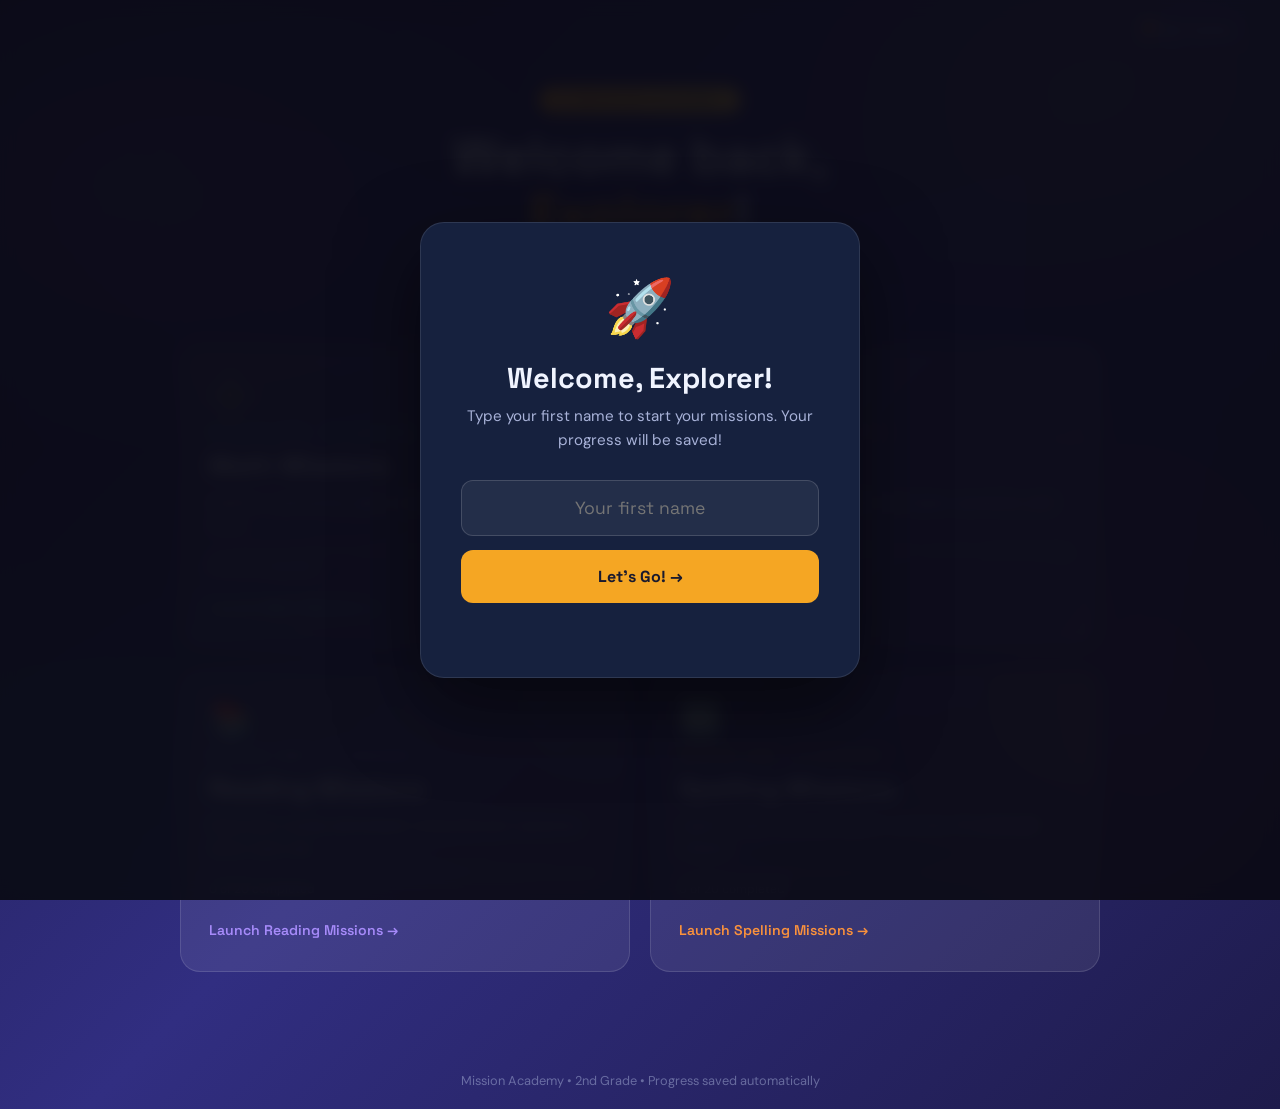
<file: index.html>
<!DOCTYPE html>
<html lang="en">
<head>
<meta charset="UTF-8">
<meta name="viewport" content="width=device-width, initial-scale=1.0">
<title>Mission Academy — 2nd Grade</title>
<link rel="preconnect" href="https://fonts.googleapis.com">
<link href="https://fonts.googleapis.com/css2?family=Space+Grotesk:wght@400;600;700&family=DM+Sans:wght@400;500&display=swap" rel="stylesheet">
<style>
  :root {
    --ink:#1a1a2e; --panel:#16213e; --gold:#f5a623; --mint:#4ecdc4;
    --rose:#e84393; --violet:#a78bfa; --orange:#fb923c;
    --white:#f0f4ff; --soft:#a8b2d8; --success:#56cf8a; --radius:14px;
  }
  *{box-sizing:border-box;margin:0;padding:0;}
  body{background:linear-gradient(135deg,#1e1b4b 0%,#312e81 50%,#1e1b4b 100%);color:var(--white);font-family:'DM Sans',sans-serif;min-height:100vh;overflow-x:hidden;}
  body::before{
    content:'';position:fixed;inset:0;pointer-events:none;z-index:0;
    background:
      radial-gradient(ellipse 600px 400px at 10% 20%,rgba(167,139,250,0.18) 0%,transparent 70%),
      radial-gradient(ellipse 500px 350px at 85% 10%,rgba(251,191,36,0.12) 0%,transparent 70%),
      radial-gradient(ellipse 400px 500px at 90% 80%,rgba(244,114,182,0.15) 0%,transparent 70%),
      radial-gradient(ellipse 600px 300px at 5% 85%,rgba(52,211,153,0.12) 0%,transparent 70%),
      radial-gradient(ellipse 300px 300px at 50% 50%,rgba(56,189,248,0.08) 0%,transparent 70%);
  }

  /* Name gate */
  .name-gate{position:fixed;inset:0;background:rgba(10,10,20,0.92);backdrop-filter:blur(8px);z-index:200;display:flex;align-items:center;justify-content:center;padding:20px;}
  .name-gate.hidden{display:none;}
  .name-box{background:var(--panel);border:1px solid rgba(255,255,255,0.1);border-radius:24px;padding:48px 40px;max-width:440px;width:100%;text-align:center;box-shadow:0 30px 80px rgba(0,0,0,0.5);}
  .name-rocket{font-size:3.5rem;margin-bottom:16px;}
  .name-box h2{font-family:'Space Grotesk',sans-serif;font-size:1.8rem;font-weight:700;margin-bottom:8px;}
  .name-box p{color:var(--soft);margin-bottom:28px;font-size:0.95rem;line-height:1.6;}
  .name-input{width:100%;background:rgba(255,255,255,0.06);border:1.5px solid rgba(255,255,255,0.15);border-radius:12px;padding:16px;color:var(--white);font-family:'Space Grotesk',sans-serif;font-size:1.1rem;text-align:center;outline:none;margin-bottom:14px;transition:border-color 0.15s;}
  .name-input:focus{border-color:var(--gold);}
  .name-btn{width:100%;background:var(--gold);color:var(--ink);border:none;border-radius:12px;padding:16px;font-family:'Space Grotesk',sans-serif;font-weight:700;font-size:1rem;cursor:pointer;}
  .name-error{color:#ff6b6b;font-size:0.85rem;margin-top:8px;min-height:18px;}

  /* Top links */
  .top-links{position:relative;z-index:1;display:flex;justify-content:flex-end;gap:10px;padding:12px 28px 0;}
  .top-link{padding:8px 16px;border-radius:100px;border:1px solid rgba(255,255,255,0.1);color:var(--soft);font-family:'Space Grotesk',sans-serif;font-size:0.8rem;font-weight:600;text-decoration:none;transition:all 0.2s;}
  .top-link:hover{color:var(--white);border-color:rgba(255,255,255,0.25);}

  /* Header */
  header{position:relative;z-index:1;text-align:center;padding:40px 20px 28px;}
  .logo-badge{display:inline-block;background:linear-gradient(135deg,var(--gold),#f7c948);color:var(--ink);font-family:'Space Grotesk',sans-serif;font-weight:700;font-size:11px;letter-spacing:3px;text-transform:uppercase;padding:6px 18px;border-radius:100px;margin-bottom:16px;}
  h1{font-family:'Space Grotesk',sans-serif;font-size:clamp(2rem,5vw,3.2rem);font-weight:700;line-height:1.1;margin-bottom:8px;}
  h1 span{color:var(--gold);}
  .tagline{color:var(--soft);font-size:1rem;}
  .change-name-btn{background:none;border:none;color:var(--soft);font-size:0.78rem;cursor:pointer;text-decoration:underline;margin-top:10px;font-family:'DM Sans',sans-serif;}
  .change-name-btn:hover{color:var(--white);}

  /* Grid */
  main{position:relative;z-index:1;max-width:960px;margin:0 auto;padding:20px 20px 80px;display:grid;grid-template-columns:1fr 1fr;gap:20px;}
  @media(max-width:620px){main{grid-template-columns:1fr;}}

  /* Cards */
  .mission-card{background:rgba(255,255,255,0.08);border:1.5px solid rgba(255,255,255,0.12);border-radius:20px;padding:32px 28px;display:flex;flex-direction:column;gap:12px;text-decoration:none;color:inherit;transition:transform 0.2s,box-shadow 0.2s;position:relative;overflow:hidden;}
  .mission-card::before{content:'';position:absolute;top:-50px;right:-50px;width:160px;height:160px;border-radius:50%;opacity:0.06;}
  .mission-card.math::before{background:var(--mint);}
  .mission-card.ela::before{background:var(--rose);}
  .mission-card.reading::before{background:var(--violet);}
  .mission-card.spelling::before{background:var(--orange);}
  .mission-card:hover{transform:translateY(-4px);box-shadow:0 20px 60px rgba(0,0,0,0.3);background:rgba(255,255,255,0.13);}
  .card-icon{font-size:2.2rem;line-height:1;}
  .card-label{font-family:'Space Grotesk',sans-serif;font-size:10px;font-weight:600;letter-spacing:2.5px;text-transform:uppercase;}
  .math .card-label{color:var(--mint);}
  .ela .card-label{color:var(--rose);}
  .reading .card-label{color:var(--violet);}
  .spelling .card-label{color:var(--orange);}
  .card-title{font-family:'Space Grotesk',sans-serif;font-size:1.6rem;font-weight:700;line-height:1.1;}
  .card-desc{color:var(--soft);font-size:0.88rem;line-height:1.6;}
  .card-progress{width:100%;}
  .card-progress-bar{height:5px;background:rgba(255,255,255,0.08);border-radius:100px;overflow:hidden;margin-bottom:5px;}
  .card-progress-fill{height:100%;border-radius:100px;transition:width 0.4s;}
  .math .card-progress-fill{background:var(--mint);}
  .ela .card-progress-fill{background:var(--rose);}
  .reading .card-progress-fill{background:var(--violet);}
  .spelling .card-progress-fill{background:var(--orange);}
  .card-progress-label{font-size:0.75rem;color:var(--soft);}
  .card-cta{margin-top:auto;padding-top:12px;font-family:'Space Grotesk',sans-serif;font-weight:600;font-size:0.88rem;}
  .math .card-cta{color:var(--mint);}
  .ela .card-cta{color:var(--rose);}
  .reading .card-cta{color:var(--violet);}
  .spelling .card-cta{color:var(--orange);}

  footer{position:relative;z-index:1;text-align:center;padding:20px;color:var(--soft);font-size:0.8rem;opacity:0.5;}
</style>
</head>
<body>

<div class="name-gate" id="nameGate">
  <div class="name-box">
    <div class="name-rocket">🚀</div>
    <h2>Welcome, Explorer!</h2>
    <p>Type your first name to start your missions. Your progress will be saved!</p>
    <input class="name-input" id="nameInput" type="text" placeholder="Your first name" maxlength="30" autocomplete="off">
    <button class="name-btn" onclick="submitName()">Let's Go! →</button>
    <div class="name-error" id="nameError"></div>
  </div>
</div>

<div class="top-links">
  <a href="trophies.html" class="top-link">🏆 My Trophies</a>
</div>

<header>
  <div class="logo-badge">🚀 Mission Academy</div>
  <h1>Welcome back,<br><span id="welcomeName">Explorer</span>!</h1>
  <p class="tagline">You've got this! Choose your mission and let's go! 🚀</p>
  <div><button class="change-name-btn" onclick="changeName()">Switch explorer</button></div>
</header>

<div class="leaderboard" id="leaderboard"></div>

<main>
  <a href="math.html" class="mission-card math">
    <div class="card-icon">➕</div>
    <div class="card-label">Mission Zone · 30 missions</div>
    <div class="card-title">Math Missions</div>
    <p class="card-desc">Addition, subtraction, place value, comparing numbers, and more.</p>
    <div class="card-progress">
      <div class="card-progress-bar"><div class="card-progress-fill" id="mathFill" style="width:0%"></div></div>
      <div class="card-progress-label" id="mathLabel">0 of 30 completed</div>
    </div>
    <div class="card-cta">Launch Math Missions →</div>
  </a>

  <a href="ela.html" class="mission-card ela">
    <div class="card-icon">📖</div>
    <div class="card-label">Mission Zone · 60 missions</div>
    <div class="card-title">ELA Missions</div>
    <p class="card-desc">Nouns, verbs, adjectives, sentence types, synonyms, and more.</p>
    <div class="card-progress">
      <div class="card-progress-bar"><div class="card-progress-fill" id="elaFill" style="width:0%"></div></div>
      <div class="card-progress-label" id="elaLabel">0 of 60 completed</div>
    </div>
    <div class="card-cta">Launch ELA Missions →</div>
  </a>

  <a href="reading.html" class="mission-card reading">
    <div class="card-icon">📚</div>
    <div class="card-label">Mission Zone · 20 passages</div>
    <div class="card-title">Reading Missions</div>
    <p class="card-desc">Read short stories and answer comprehension questions about each one.</p>
    <div class="card-progress">
      <div class="card-progress-bar"><div class="card-progress-fill" id="readFill" style="width:0%"></div></div>
      <div class="card-progress-label" id="readLabel">0 of 20 completed</div>
    </div>
    <div class="card-cta">Launch Reading Missions →</div>
  </a>

  <a href="spelling.html" class="mission-card spelling">
    <div class="card-icon">🔤</div>
    <div class="card-label">Mission Zone · 20 missions</div>
    <div class="card-title">Spelling Missions</div>
    <p class="card-desc">Listen to each word and spell it correctly. 10 words per mission!</p>
    <div class="card-progress">
      <div class="card-progress-bar"><div class="card-progress-fill" id="spellFill" style="width:0%"></div></div>
      <div class="card-progress-label" id="spellLabel">0 of 20 completed</div>
    </div>
    <div class="card-cta">Launch Spelling Missions →</div>
  </a>
</main>

<footer>Mission Academy &bull; 2nd Grade &bull; Progress saved automatically</footer>

<script src="config.js"></script>
<script src="engine.js"></script>
<script src="teacher-panel.js"></script>
<script>
const ME=window.MissionEngine;

function submitName(){
  const val=document.getElementById('nameInput').value.trim();
  if(val.length<1){document.getElementById('nameError').textContent='Please type your name!';return;}
  ME.setStudentName(val);
  document.getElementById('nameGate').classList.add('hidden');
  updatePage();
  renderLeaderboard();
}

function renderLeaderboard() {
  const lb = document.getElementById('leaderboard');
  const all = ME.getAllStudentProgress();
  const names = Object.keys(all);
  if (names.length < 2) { lb.innerHTML = ''; return; }

  // Score = total missions done across all zones
  const scored = names.map(n => {
    const d = all[n];
    function done(p, t) { let c=0; for(let i=1;i<=t;i++) if(p[`best_${i}`]!=null) c++; return c; }
    const total = done(d.math||{},30) + done(d.ela||{},60) + done(d.reading||{},20) + done(d.spelling||{},20);
    const perfs = [20,20,5,10];
    let perf=0;
    ['math','ela','reading','spelling'].forEach((s,si)=>{
      const p=d[s]||{}, t=[30,60,20,20][si];
      for(let i=1;i<=t;i++) if(p[`best_${i}`]===perfs[si]) perf++;
    });
    return { name: n.replace(/_/g,' '), total, perf };
  }).sort((a,b)=>b.total-a.total||b.perf-a.perf).slice(0,6);

  const medals = ['🥇','🥈','🥉'];
  const cards = scored.map((s,i)=>`
    <div class="lb-card rank-${i+1}">
      <div class="lb-rank">${medals[i]||`#${i+1}`}</div>
      <div class="lb-info">
        <div class="lb-name">${s.name}</div>
        <div class="lb-score">${s.total} missions · ${s.perf} perfect</div>
      </div>
    </div>`).join('');

  lb.innerHTML = `
    <div class="leaderboard-title">🏆 Class Leaderboard</div>
    <div class="leaderboard-grid">${cards}</div>
  `;
}
function changeName(){
  document.getElementById('nameInput').value=''; document.getElementById('nameError').textContent='';
  document.getElementById('nameGate').classList.remove('hidden');
  document.getElementById('nameInput').focus();
}
document.getElementById('nameInput').addEventListener('keydown',e=>{if(e.key==='Enter')submitName();});

function countDone(subject,total){
  const p=ME.getProgress(subject); let n=0;
  for(let i=1;i<=total;i++) if(p[`best_${i}`]!=null) n++;
  return n;
}

function updatePage(){
  const name=ME.getStudentName();
  if(!name){document.getElementById('nameGate').classList.remove('hidden');return;}
  document.getElementById('welcomeName').textContent=name;

  const mathDone=countDone('math',30);
  document.getElementById('mathFill').style.width=`${(mathDone/30)*100}%`;
  document.getElementById('mathLabel').textContent=`${mathDone} of 30 completed`;

  const elaDone=countDone('ela',60);
  document.getElementById('elaFill').style.width=`${(elaDone/60)*100}%`;
  document.getElementById('elaLabel').textContent=`${elaDone} of 60 completed`;

  const readDone=countDone('reading',20);
  document.getElementById('readFill').style.width=`${(readDone/20)*100}%`;
  document.getElementById('readLabel').textContent=`${readDone} of 20 completed`;

  const spellDone=countDone('spelling',20);
  document.getElementById('spellFill').style.width=`${(spellDone/20)*100}%`;
  document.getElementById('spellLabel').textContent=`${spellDone} of 20 completed`;
}

// Init
updatePage();
renderLeaderboard();
</script>
</body>
</html>
</file>
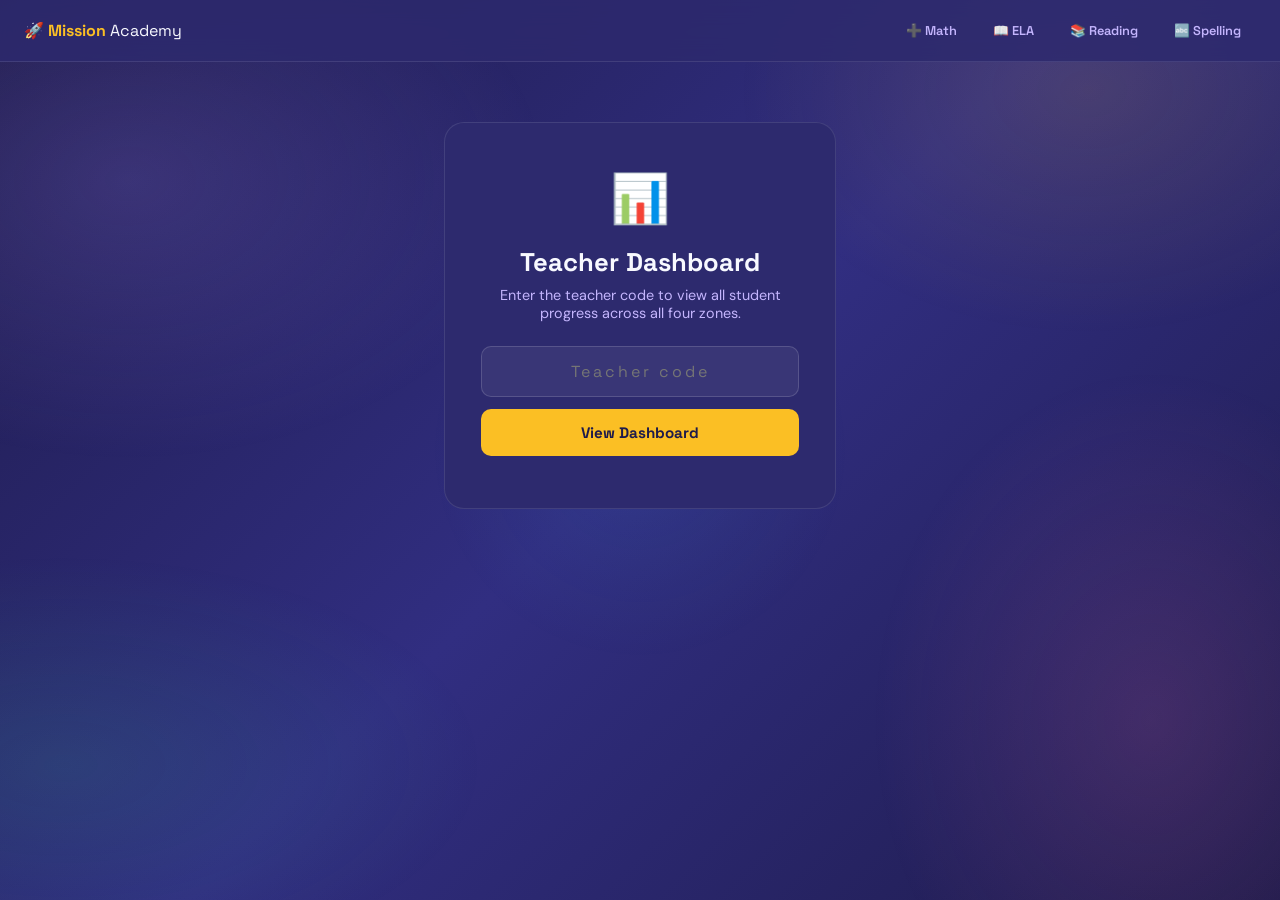
<file: dashboard.html>
<!DOCTYPE html>
<html lang="en">
<head>
<meta charset="UTF-8">
<meta name="viewport" content="width=device-width, initial-scale=1.0">
<title>Teacher Dashboard — Mission Academy</title>
<link rel="stylesheet" href="styles.css">
<style>
  .dash-header{position:relative;z-index:1;padding:48px 28px 20px;max-width:1200px;margin:0 auto;}
  .dash-title{font-family:'Space Grotesk',sans-serif;font-size:clamp(1.8rem,4vw,2.6rem);font-weight:700;margin-bottom:6px;}
  .dash-sub{color:var(--soft);font-size:0.9rem;}

  /* Gate */
  .dash-gate{position:relative;z-index:1;max-width:440px;margin:60px auto;padding:0 24px;}
  .dash-gate-box{background:var(--panel);border:1px solid rgba(255,255,255,0.1);border-radius:20px;padding:44px 36px;text-align:center;}
  .dash-gate-icon{font-size:3rem;margin-bottom:16px;}
  .dash-gate-box h2{font-family:'Space Grotesk',sans-serif;font-size:1.6rem;font-weight:700;margin-bottom:8px;}
  .dash-gate-box p{color:var(--soft);margin-bottom:24px;font-size:0.9rem;}
  .dash-gate-input{width:100%;background:rgba(255,255,255,0.06);border:1.5px solid rgba(255,255,255,0.15);border-radius:10px;padding:14px;color:var(--white);font-family:'Space Grotesk',sans-serif;font-size:1rem;text-align:center;letter-spacing:3px;outline:none;margin-bottom:12px;}
  .dash-gate-input:focus{border-color:var(--gold);}
  .dash-gate-btn{width:100%;background:var(--gold);color:var(--ink);border:none;border-radius:10px;padding:14px;font-family:'Space Grotesk',sans-serif;font-weight:700;font-size:0.95rem;cursor:pointer;}
  .dash-gate-error{color:var(--danger);font-size:0.85rem;margin-top:8px;}

  /* Content */
  .dash-content{position:relative;z-index:1;max-width:1200px;margin:0 auto;padding:0 28px 80px;}
  .dash-content.hidden{display:none;}

  /* Zone tabs */
  .zone-tabs{display:flex;gap:8px;flex-wrap:wrap;margin-bottom:24px;}
  .zone-tab{padding:8px 18px;border-radius:100px;border:1px solid rgba(255,255,255,0.12);background:transparent;color:var(--soft);font-family:'Space Grotesk',sans-serif;font-size:0.82rem;font-weight:600;cursor:pointer;transition:all 0.15s;}
  .zone-tab:hover{color:var(--white);border-color:rgba(255,255,255,0.3);}
  .zone-tab.active{background:var(--gold);color:var(--ink);border-color:var(--gold);}

  /* Student tabs */
  .student-tabs{display:flex;gap:8px;flex-wrap:wrap;margin-bottom:24px;}
  .student-tab{padding:7px 16px;border-radius:100px;border:1px solid rgba(255,255,255,0.1);background:transparent;color:var(--soft);font-family:'Space Grotesk',sans-serif;font-size:0.82rem;font-weight:600;cursor:pointer;transition:all 0.15s;}
  .student-tab:hover{color:var(--white);}
  .student-tab.active{background:rgba(255,255,255,0.1);color:var(--white);border-color:rgba(255,255,255,0.3);}
  .no-students{color:var(--soft);font-size:0.95rem;padding:40px 0;}

  /* Summary row */
  .summary-row{display:grid;grid-template-columns:repeat(auto-fill,minmax(130px,1fr));gap:12px;margin-bottom:28px;}
  .summary-card{background:var(--panel);border:1px solid rgba(255,255,255,0.07);border-radius:14px;padding:16px;}
  .summary-val{font-family:'Space Grotesk',sans-serif;font-size:1.8rem;font-weight:700;color:var(--gold);}
  .summary-lbl{color:var(--soft);font-size:0.75rem;margin-top:4px;}
  .summary-card.alert{border-color:rgba(255,107,107,0.3);}
  .summary-card.alert .summary-val{color:var(--danger);}

  /* Class overview table */
  .class-table{width:100%;border-collapse:collapse;margin-bottom:40px;}
  .class-table th{font-family:'Space Grotesk',sans-serif;font-size:0.72rem;font-weight:600;letter-spacing:1px;text-transform:uppercase;color:var(--dim);padding:8px 12px;text-align:left;border-bottom:1px solid rgba(255,255,255,0.07);white-space:nowrap;}
  .class-table td{padding:8px 12px;border-bottom:1px solid rgba(255,255,255,0.04);font-size:0.88rem;color:var(--soft);}
  .class-table td:first-child{color:var(--white);font-weight:600;}
  .class-table tr:hover td{background:rgba(255,255,255,0.02);}

  /* Subject blocks */
  .subject-block{margin-bottom:36px;}
  .subject-block-title{font-family:'Space Grotesk',sans-serif;font-size:0.72rem;font-weight:600;letter-spacing:2px;text-transform:uppercase;color:var(--dim);margin-bottom:12px;display:flex;align-items:center;gap:12px;}
  .subject-block-title::after{content:'';flex:1;height:1px;background:rgba(255,255,255,0.07);}

  /* Mission table */
  .mission-table{width:100%;border-collapse:collapse;}
  .mission-table th{font-family:'Space Grotesk',sans-serif;font-size:0.72rem;font-weight:600;letter-spacing:1px;text-transform:uppercase;color:var(--dim);padding:7px 10px;text-align:left;border-bottom:1px solid rgba(255,255,255,0.07);}
  .mission-table td{padding:7px 10px;border-bottom:1px solid rgba(255,255,255,0.04);font-size:0.86rem;color:var(--soft);}
  .mission-table td:first-child{color:var(--white);font-weight:500;}

  /* Score chips */
  .score-chip{display:inline-block;padding:2px 9px;border-radius:100px;font-family:'Space Grotesk',sans-serif;font-size:0.74rem;font-weight:700;}
  .score-chip.perfect{background:rgba(245,166,35,0.2);color:var(--gold);}
  .score-chip.good{background:rgba(86,207,138,0.15);color:var(--success);}
  .score-chip.ok{background:rgba(78,205,196,0.15);color:var(--mint);}
  .score-chip.low{background:rgba(255,107,107,0.2);color:var(--danger);}
  .score-chip.none{background:rgba(255,255,255,0.05);color:var(--dim);}
  .needs-review{color:var(--danger);font-size:0.72rem;font-weight:700;margin-left:4px;}

  /* Toolbar */
  .dash-toolbar{display:flex;gap:10px;flex-wrap:wrap;margin-bottom:20px;align-items:center;}
  .print-btn{background:rgba(255,255,255,0.07);border:1px solid rgba(255,255,255,0.15);border-radius:10px;padding:9px 18px;color:var(--white);font-family:'Space Grotesk',sans-serif;font-weight:600;font-size:0.82rem;cursor:pointer;transition:background 0.15s;}
  .print-btn:hover{background:rgba(255,255,255,0.12);}
  .view-toggle{display:flex;gap:6px;}
  .view-btn{background:rgba(255,255,255,0.05);border:1px solid rgba(255,255,255,0.1);border-radius:8px;padding:8px 14px;color:var(--soft);font-family:'Space Grotesk',sans-serif;font-size:0.8rem;font-weight:600;cursor:pointer;transition:all 0.15s;}
  .view-btn.active{background:rgba(255,255,255,0.12);color:var(--white);border-color:rgba(255,255,255,0.25);}

  @media print {
    body{background:#fff!important;color:#000!important;}
    body::before{display:none;}
    .top-nav,.dash-gate,.print-btn,.student-tabs,.zone-tabs,.dash-toolbar,.view-toggle{display:none!important;}
    .mission-table td,.mission-table th,.class-table td,.class-table th{color:#000!important;border-color:#ddd!important;}
    .summary-card{border:1px solid #ddd!important;background:#f9f9f9!important;}
    .summary-val,.summary-lbl{color:#333!important;}
    .score-chip{border:1px solid #ccc;}
  }
</style>
</head>
<body>

<nav class="top-nav">
  <a href="index.html" class="nav-logo">🚀 Mission <span>Academy</span></a>
  <div class="nav-tabs">
    <a href="math.html"    class="nav-tab">➕ Math</a>
    <a href="ela.html"     class="nav-tab">📖 ELA</a>
    <a href="reading.html" class="nav-tab">📚 Reading</a>
    <a href="spelling.html" class="nav-tab">🔤 Spelling</a>
  </div>
</nav>

<!-- Gate -->
<div id="gateSection">
  <div class="dash-gate">
    <div class="dash-gate-box">
      <div class="dash-gate-icon">📊</div>
      <h2>Teacher Dashboard</h2>
      <p>Enter the teacher code to view all student progress across all four zones.</p>
      <input class="dash-gate-input" id="gateInput" type="password" placeholder="Teacher code" maxlength="20">
      <button class="dash-gate-btn" onclick="checkGate()">View Dashboard</button>
      <div class="dash-gate-error" id="gateError"></div>
    </div>
  </div>
</div>

<!-- Dashboard -->
<div class="dash-content hidden" id="dashContent">
  <div class="dash-header">
    <div class="page-eyebrow" style="color:var(--gold)">Teacher Dashboard</div>
    <div class="dash-title">Student Progress</div>
    <p class="dash-sub">All progress stored locally in this browser session.</p>
  </div>

  <div style="position:relative;z-index:1;max-width:1200px;margin:0 auto;padding:0 28px 16px;">
    <div class="dash-toolbar">
      <button class="print-btn" onclick="window.print()">🖨️ Print Report</button>
      <div class="view-toggle">
        <button class="view-btn active" id="btnClassView" onclick="setView('class')">Class Overview</button>
        <button class="view-btn" id="btnStudentView" onclick="setView('student')">Student Detail</button>
      </div>
    </div>
    <div class="student-tabs" id="studentTabs"></div>
    <div id="noStudents" class="no-students hidden">No student data found yet. Students need to log in from this browser to appear here.</div>
  </div>

  <div class="dash-content" id="reportArea" style="padding-top:0;"></div>
</div>

<script src="config.js"></script>
<script src="engine.js"></script>
<script src="teacher-panel.js"></script>
<script>
const ME=window.MissionEngine;
let allStudents={}, currentView='class', activeStudent=null;

document.getElementById('gateInput').addEventListener('keydown',e=>{if(e.key==='Enter')checkGate();});

function checkGate(){
  const code=document.getElementById('gateInput').value.trim().toUpperCase();
  if(code===ME.TEACHER_CODE){
    document.getElementById('gateSection').classList.add('hidden');
    document.getElementById('dashContent').classList.remove('hidden');
    loadDashboard();
  } else {
    document.getElementById('gateError').textContent='Incorrect code.';
  }
}

function loadDashboard(){
  allStudents=ME.getAllStudentProgress();
  const names=Object.keys(allStudents);
  const tabsEl=document.getElementById('studentTabs');
  if(names.length===0){ document.getElementById('noStudents').classList.remove('hidden'); return; }
  tabsEl.innerHTML=names.map(n=>`<button class="student-tab" onclick="selectStudent('${n.replace(/'/g,"\\'")}',this)">${n.replace(/_/g,' ')}</button>`).join('');
  renderClassOverview();
}

function setView(v){
  currentView=v;
  document.getElementById('btnClassView').className='view-btn'+(v==='class'?' active':'');
  document.getElementById('btnStudentView').className='view-btn'+(v==='student'?' active':'');
  if(v==='class') renderClassOverview();
  else if(activeStudent) renderStudentDetail(activeStudent);
  else {
    const first=Object.keys(allStudents)[0];
    if(first){ activeStudent=first; renderStudentDetail(first); }
  }
}

function selectStudent(name,btn){
  document.querySelectorAll('.student-tab').forEach(b=>b.classList.remove('active'));
  if(btn) btn.classList.add('active');
  activeStudent=name;
  if(currentView==='student') renderStudentDetail(name);
  else { setView('student'); }
}

function chip(best,perfect){
  if(best===null) return `<span class="score-chip none">—</span>`;
  const pct=(best/perfect)*100;
  const cls=pct===100?'perfect':pct>=80?'good':pct>=60?'ok':'low';
  const flag=pct<70&&best!==null?`<span class="needs-review">⚠</span>`:'';
  return `<span class="score-chip ${cls}">${best}/${perfect}</span>${flag}`;
}

function countDone(p,total){ let n=0; for(let i=1;i<=total;i++) if(p[`best_${i}`]!=null) n++; return n; }
function avgPct(p,total,perf){ let s=0,c=0; for(let i=1;i<=total;i++) if(p[`best_${i}`]!=null){s+=p[`best_${i}`];c++;} return c?Math.round((s/c/perf)*100):0; }
function needsReviewCount(p,total,perf){ let n=0; for(let i=1;i<=total;i++){ const b=p[`best_${i}`]; if(b!=null&&(b/perf)<0.7) n++; } return n; }

// ── Class Overview ──────────────────────────────────────────────────────────
function renderClassOverview(){
  const names=Object.keys(allStudents);
  if(!names.length){ document.getElementById('reportArea').innerHTML=''; return; }

  const rows=names.map(n=>{
    const d=allStudents[n];
    const mathD=countDone(d.math||{},30), elaD=countDone(d.ela||{},60);
    const readD=countDone(d.reading||{},20), spellD=countDone(d.spelling||{},20);
    const total=mathD+elaD+readD+spellD;
    const mathA=avgPct(d.math||{},30,20), elaA=avgPct(d.ela||{},60,20);
    const readA=avgPct(d.reading||{},20,5), spellA=avgPct(d.spelling||{},20,10);
    const nr=needsReviewCount(d.math||{},30,20)+needsReviewCount(d.ela||{},60,20)+needsReviewCount(d.reading||{},20,5)+needsReviewCount(d.spelling||{},20,10);
    return `<tr>
      <td><button class="student-tab" onclick="selectStudent('${n.replace(/'/g,"\\'")}',null);setView('student')" style="border:none;background:none;color:var(--white);font-weight:600;cursor:pointer;font-family:'Space Grotesk',sans-serif;padding:0;">${n.replace(/_/g,' ')}</button></td>
      <td>${total} <span style="color:var(--dim);font-size:0.75rem;">/ 130</span></td>
      <td>${mathD}/30 <span style="color:var(--soft);font-size:0.75rem;">(${mathA}%)</span></td>
      <td>${elaD}/60 <span style="color:var(--soft);font-size:0.75rem;">(${elaA}%)</span></td>
      <td>${readD}/20 <span style="color:var(--soft);font-size:0.75rem;">(${readA}%)</span></td>
      <td>${spellD}/20 <span style="color:var(--soft);font-size:0.75rem;">(${spellA}%)</span></td>
      <td>${nr>0?`<span style="color:var(--danger);font-weight:700;">${nr} ⚠</span>`:'<span style="color:var(--success);">✓</span>'}</td>
    </tr>`;
  }).join('');

  document.getElementById('reportArea').innerHTML=`
    <div style="max-width:1200px;margin:0 auto;padding:0 28px 80px;">
      <div style="font-family:'Space Grotesk',sans-serif;font-size:1rem;font-weight:600;color:var(--soft);margin-bottom:16px;">${names.length} student${names.length!==1?'s':''} on this device · ⚠ = below 70%</div>
      <table class="class-table">
        <thead><tr>
          <th>Student</th><th>Total Done</th>
          <th>➕ Math</th><th>📖 ELA</th><th>📚 Reading</th><th>🔤 Spelling</th>
          <th>Needs Review</th>
        </tr></thead>
        <tbody>${rows}</tbody>
      </table>
      <div style="color:var(--soft);font-size:0.8rem;margin-top:-20px;">Click a student name to see their full detail report.</div>
    </div>`;
}

// ── Student Detail ──────────────────────────────────────────────────────────
function renderStudentDetail(rawName){
  const data=allStudents[rawName]||{};
  const mathP=data.math||{}, elaP=data.ela||{}, readP=data.reading||{}, spellP=data.spelling||{};
  const display=rawName.replace(/_/g,' ');

  const mathDone=countDone(mathP,30), elaDone=countDone(elaP,60);
  const readDone=countDone(readP,20), spellDone=countDone(spellP,20);
  const mathNR=needsReviewCount(mathP,30,20), elaNR=needsReviewCount(elaP,60,20);
  const readNR=needsReviewCount(readP,20,5), spellNR=needsReviewCount(spellP,20,10);

  const mathRows=ME.mathMissionInfo.slice(1).map((info,i)=>{
    const n=i+1,best=mathP[`best_${n}`]??null;
    return `<tr><td>Mission ${n}</td><td>${info}</td><td>${chip(best,20)}</td></tr>`;
  }).join('');

  const elaRows=ME.elaMissionInfo.slice(1).map((info,i)=>{
    const n=i+1,best=elaP[`best_${n}`]??null;
    return `<tr><td>Mission ${n}</td><td>${info}</td><td>${chip(best,20)}</td></tr>`;
  }).join('');

  const readTitles=['The Little Seed','Max\'s Big Day','The Rainy Day','The New Kid','Butterflies','The Bake Sale','Penguins','Lost and Found','Community Helpers','The Missing Cupcake','Seasons','The Garden','Ocean Animals','A Kind Act','The Big Storm','Library Day','Stars and Planets','The Talent Show','Recycling','The Sleepover'];
  const readRows=readTitles.map((title,i)=>{
    const n=i+1,best=readP[`best_${n}`]??null;
    return `<tr><td>Passage ${n}</td><td>${title}</td><td>${chip(best,5)}</td></tr>`;
  }).join('');

  const spellNames=['Short Vowel Words','Long Vowel Words','Blends & Digraphs','Double Letter Words','Word Families','Compound Words','Words Ending in -ing','Past Tense -ed Words','Sight Words Set 1','Sight Words Set 2','Animal Words','Nature Words','Food Words','School Words','Action Words','Comparing Words','Spelling Contractions','Tricky Words','Feelings Words','Challenge Words'];
  const spellRows=spellNames.map((name,i)=>{
    const n=i+1,best=spellP[`best_${n}`]??null;
    return `<tr><td>Mission ${n}</td><td>${name}</td><td>${chip(best,10)}</td></tr>`;
  }).join('');

  document.getElementById('reportArea').innerHTML=`
    <div style="max-width:1200px;margin:0 auto;padding:0 28px 80px;">
      <div style="font-family:'Space Grotesk',sans-serif;font-size:1.4rem;font-weight:700;margin-bottom:20px;">${display}</div>

      <div class="summary-row">
        <div class="summary-card"><div class="summary-val">${mathDone}/30</div><div class="summary-lbl">Math Done</div></div>
        <div class="summary-card ${mathNR>0?'alert':''}"><div class="summary-val">${mathNR}</div><div class="summary-lbl">Math Need Review</div></div>
        <div class="summary-card"><div class="summary-val">${elaDone}/60</div><div class="summary-lbl">ELA Done</div></div>
        <div class="summary-card ${elaNR>0?'alert':''}"><div class="summary-val">${elaNR}</div><div class="summary-lbl">ELA Need Review</div></div>
        <div class="summary-card"><div class="summary-val">${readDone}/20</div><div class="summary-lbl">Reading Done</div></div>
        <div class="summary-card ${readNR>0?'alert':''}"><div class="summary-val">${readNR}</div><div class="summary-lbl">Reading Need Review</div></div>
        <div class="summary-card"><div class="summary-val">${spellDone}/20</div><div class="summary-lbl">Spelling Done</div></div>
        <div class="summary-card ${spellNR>0?'alert':''}"><div class="summary-val">${spellNR}</div><div class="summary-lbl">Spelling Need Review</div></div>
      </div>
      <div style="color:var(--soft);font-size:0.78rem;margin-bottom:24px;">⚠ = scored below 70% · shown in red</div>

      <div class="subject-block">
        <div class="subject-block-title">➕ Math Missions</div>
        <table class="mission-table"><thead><tr><th>Mission</th><th>Topic</th><th>Best Score</th></tr></thead><tbody>${mathRows}</tbody></table>
      </div>
      <div class="subject-block">
        <div class="subject-block-title">📖 ELA Missions</div>
        <table class="mission-table"><thead><tr><th>Mission</th><th>Topic</th><th>Best Score</th></tr></thead><tbody>${elaRows}</tbody></table>
      </div>
      <div class="subject-block">
        <div class="subject-block-title">📚 Reading Passages</div>
        <table class="mission-table"><thead><tr><th>Passage</th><th>Title</th><th>Best Score</th></tr></thead><tbody>${readRows}</tbody></table>
      </div>
      <div class="subject-block">
        <div class="subject-block-title">🔤 Spelling Missions</div>
        <table class="mission-table"><thead><tr><th>Mission</th><th>Words</th><th>Best Score</th></tr></thead><tbody>${spellRows}</tbody></table>
      </div>
    </div>`;
}
</script>
</body>
</html>
</file>
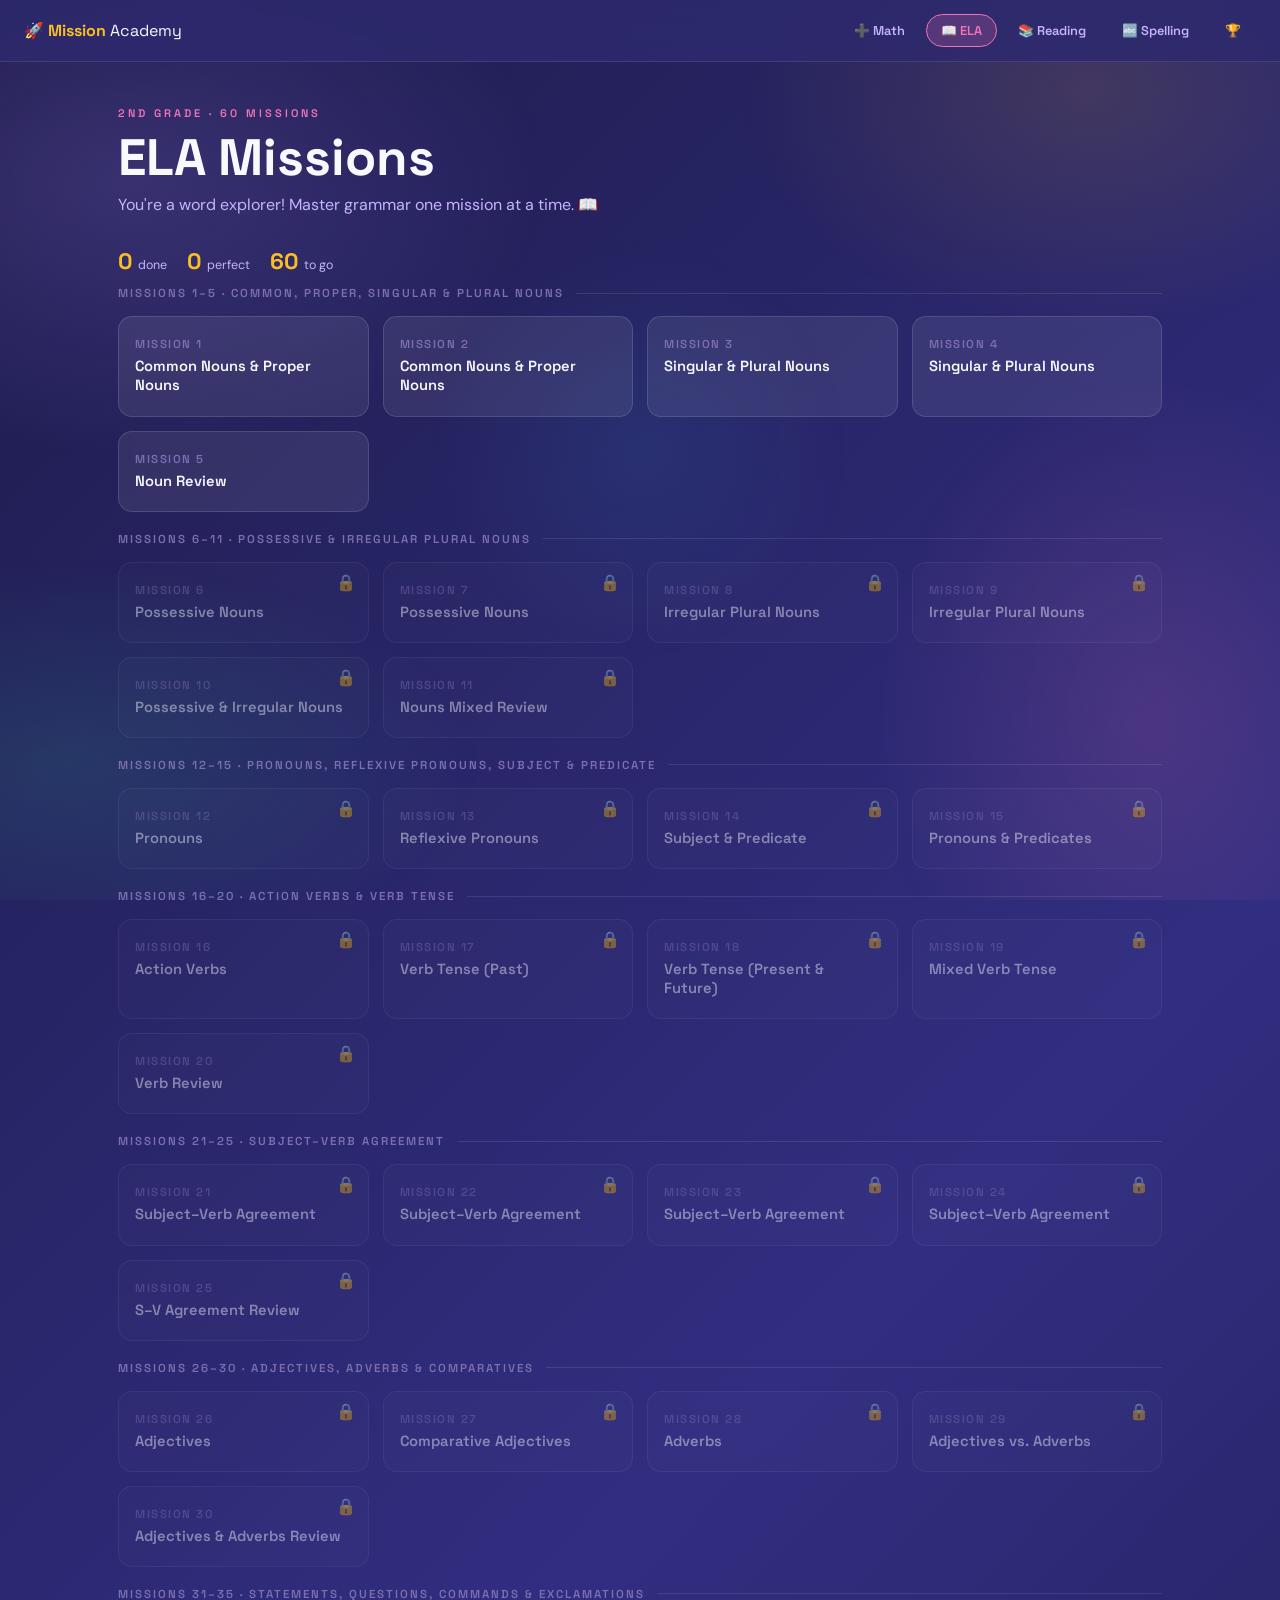
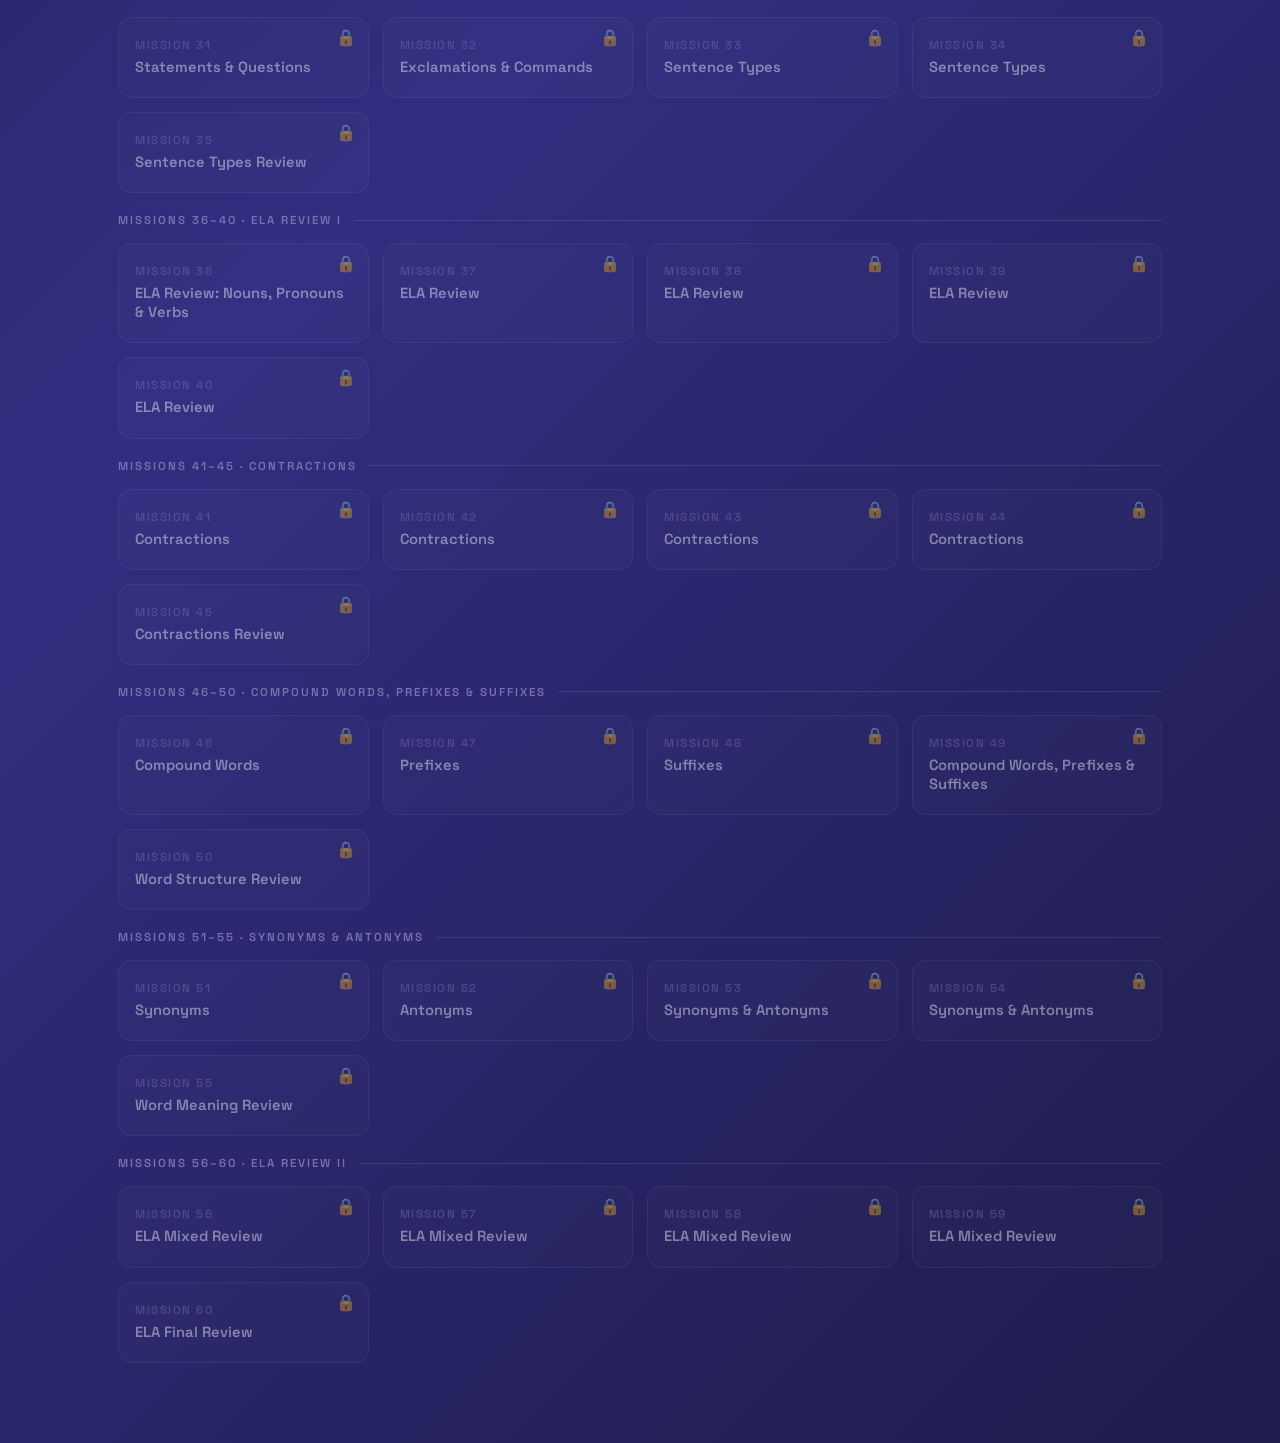
<file: ela.html>
<!DOCTYPE html>
<html lang="en">
<head>
<meta charset="UTF-8">
<meta name="viewport" content="width=device-width, initial-scale=1.0">
<title>ELA Missions — Mission Academy</title>
<link rel="stylesheet" href="styles.css">
</head>
<body class="ela-theme">

<nav class="top-nav">
  <a href="index.html" class="nav-logo">🚀 Mission <span>Academy</span></a>
  <div style="display:flex;align-items:center;gap:10px;">
    <span class="nav-student-name" id="navName"></span>
    <div class="nav-tabs">
      <a href="math.html"     class="nav-tab">➕ Math</a>
      <a href="ela.html"      class="nav-tab active-ela">📖 ELA</a>
      <a href="reading.html"  class="nav-tab">📚 Reading</a>
      <a href="spelling.html" class="nav-tab">🔤 Spelling</a>
      <a href="trophies.html" class="nav-tab">🏆</a>
    </div>
  </div>
</nav>

<div class="page-header">
  <div class="page-eyebrow ela-accent">2nd Grade · 60 Missions</div>
  <h1 class="page-title">ELA Missions</h1>
  <p class="page-subtitle">You're a word explorer! Master grammar one mission at a time. 📖</p>
</div>

<div class="grid-summary" id="gridSummary"></div>
<div class="missions-grid" id="missionsGrid"></div>
<div class="confetti-wrap" id="confettiWrap"></div>

<div class="modal-overlay hidden" id="lockModal">
  <div class="modal-box">
    <button class="q-close-btn" onclick="closeLockModal()">✕</button>
    <div class="lock-icon">🔒</div>
    <h2 class="lock-title">Checkpoint!</h2>
    <p class="lock-desc">Awesome progress! Ask your teacher for the unlock code to keep going.</p>
    <input class="lock-input" id="lockInput" type="password" placeholder="Enter code" maxlength="12">
    <div class="lock-error" id="lockError"></div>
    <button class="lock-submit" onclick="submitLockCode()">Unlock Mission</button>
    <button class="lock-cancel" onclick="closeLockModal()">Go back</button>
  </div>
</div>

<div class="modal-overlay hidden" id="questionModal">
  <div class="modal-box">
    <button class="q-close-btn" onclick="closeQuestionModal()">✕</button>
    <div class="q-header">
      <div>
        <div class="q-mission-label ela-accent" id="qMissionLabel"></div>
        <div class="q-number" id="qNumber"></div>
      </div>
      <div class="q-progress-bar"><div class="q-progress-fill" id="qProgressFill" style="width:0%"></div></div>
    </div>
    <div class="beat-banner hidden" id="beatBanner">
      🎯 <span>Beat your best: <span class="beat-score" id="beatScore"></span></span>
    </div>
    <div class="lives-row" id="livesRow"></div>
    <div class="streak-banner" id="streakBanner"></div>
    <div class="q-text" id="qText"></div>
    <div id="qAnswerArea"></div>
    <div class="hint-row">
      <button class="hint-btn" id="hintBtn" onclick="showHint()">💡 Hint</button>
    </div>
    <div class="hint-box hidden" id="hintBox"></div>
    <div class="q-feedback" id="qFeedback"></div>
    <div id="qActionArea"></div>
  </div>
</div>

<div class="modal-overlay hidden" id="gameOverModal">
  <div class="modal-box" style="text-align:center;">
    <div class="gameover-emoji">💔</div>
    <div class="gameover-title">Out of Lives!</div>
    <p class="gameover-msg">You're so close! You scored <strong id="gameOverScore"></strong> before running out.<br>Give it another try — you've got this! 💪</p>
    <div class="result-btns">
      <button class="result-btn primary" onclick="retryFromGameOver()">Try Again 💪</button>
      <button class="result-btn secondary" onclick="closeGameOver()">Mission List</button>
    </div>
  </div>
</div>

<div class="modal-overlay hidden" id="resultModal">
  <div class="modal-box">
    <div class="result-emoji" id="resultEmoji"></div>
    <div class="result-title" id="resultTitle"></div>
    <div class="result-score" id="resultScore"></div>
    <div class="result-subtitle" id="resultSubtitle"></div>
    <div id="resultBeatMsg" style="text-align:center;color:var(--success);font-family:'Space Grotesk',sans-serif;font-weight:600;font-size:0.92rem;margin-bottom:14px;"></div>
    <div class="result-btns">
      <button class="result-btn primary" onclick="retryMission()">Try Again</button>
      <button class="result-btn secondary" onclick="closeResultModal()">Mission List</button>
    </div>
  </div>
</div>

<script src="config.js"></script>
<script src="engine.js"></script>
<script src="teacher-panel.js"></script>
<script>
const SUBJECT='ela',ME=window.MissionEngine;
const MAX_LIVES=3;
let currentMission=null,questions=[],qIndex=0,score=0,answered=false,pendingLock=null;
let streak=0,hintUsed=false,prevBest=null,justCompleted=null,lives=MAX_LIVES;

document.getElementById('navName').textContent=ME.getStudentName()||'';

function starsHTML(best,total=20){
  if(best===null)return'';
  const pct=best/total,filled=pct===1?3:pct>=0.8?2:pct>=0.6?1:0;
  return'<div class="mission-stars">'+[0,1,2].map(i=>`<span class="mission-star">${i<filled?'⭐':'☆'}</span>`).join('')+'</div>';
}

function buildGrid(){
  const grid=document.getElementById('missionsGrid');grid.innerHTML='';
  const sections=[
    {from:1,to:5,label:'Missions 1–5 · Common, Proper, Singular & Plural Nouns'},
    {from:6,to:11,label:'Missions 6–11 · Possessive & Irregular Plural Nouns'},
    {from:12,to:15,label:'Missions 12–15 · Pronouns, Reflexive Pronouns, Subject & Predicate'},
    {from:16,to:20,label:'Missions 16–20 · Action Verbs & Verb Tense'},
    {from:21,to:25,label:'Missions 21–25 · Subject–Verb Agreement'},
    {from:26,to:30,label:'Missions 26–30 · Adjectives, Adverbs & Comparatives'},
    {from:31,to:35,label:'Missions 31–35 · Statements, Questions, Commands & Exclamations'},
    {from:36,to:40,label:'Missions 36–40 · ELA Review I'},
    {from:41,to:45,label:'Missions 41–45 · Contractions'},
    {from:46,to:50,label:'Missions 46–50 · Compound Words, Prefixes & Suffixes'},
    {from:51,to:55,label:'Missions 51–55 · Synonyms & Antonyms'},
    {from:56,to:60,label:'Missions 56–60 · ELA Review II'},
  ];
  let totalDone=0,totalPerf=0;
  for(const section of sections){
    const div=document.createElement('div');div.className='section-label';
    div.innerHTML=`<span>${section.label}</span>`;grid.appendChild(div);
    for(let n=section.from;n<=section.to;n++){
      const locked=ME.isLocked(n,SUBJECT);
      const best=ME.getBest(n,SUBJECT);
      if(best!==null)totalDone++;if(best===20)totalPerf++;
      const btn=document.createElement('button');
      btn.className='mission-btn'+(locked?' locked':'')+(best!==null?' completed':'');
      btn.id=`mb${n}`;
      btn.innerHTML=`${best===20?'<div class="perfect-badge">Perfect!</div>':''}<div class="mission-number">Mission ${n}</div><div class="mission-name">${ME.elaMissionInfo[n]}</div>${best!==null?`<div class="mission-score${best<14?' low':''}">Best: ${best}/20</div>${starsHTML(best)}`:''}`;
      if(n===justCompleted){btn.classList.add('just-completed');setTimeout(()=>btn.classList.remove('just-completed'),700);}
      btn.addEventListener('click',()=>clickMission(n,locked));
      grid.appendChild(btn);
    }
  }
  document.getElementById('gridSummary').innerHTML=`
    <div class="grid-stat"><div class="grid-stat-val">${totalDone}</div><div class="grid-stat-lbl">done</div></div>
    <div class="grid-stat"><div class="grid-stat-val">${totalPerf}</div><div class="grid-stat-lbl">perfect</div></div>
    <div class="grid-stat"><div class="grid-stat-val">${60-totalDone}</div><div class="grid-stat-lbl">to go</div></div>`;
}

function clickMission(n,locked){
  if(locked){
    pendingLock=n;document.getElementById('lockInput').value='';document.getElementById('lockError').textContent='';
    document.getElementById('lockModal').classList.remove('hidden');
    setTimeout(()=>document.getElementById('lockInput').focus(),50);
  } else startMission(n);
}
function closeLockModal(){document.getElementById('lockModal').classList.add('hidden');pendingLock=null;}
function submitLockCode(){
  const code=document.getElementById('lockInput').value.trim().toUpperCase();
  if(ME.unlockMission(pendingLock,SUBJECT,code)){closeLockModal();buildGrid();startMission(pendingLock);}
  else document.getElementById('lockError').textContent='That code is not correct. Ask your teacher!';
}
document.getElementById('lockInput').addEventListener('keydown',e=>{if(e.key==='Enter')submitLockCode();});

function startMission(n){
  currentMission=n;const gen=ME.elaGenerators[n];if(!gen){alert('Coming soon!');return;}
  questions=ME.shuffle(gen());qIndex=0;score=0;streak=0;lives=MAX_LIVES;
  prevBest=ME.getBest(n,SUBJECT);
  document.getElementById('qMissionLabel').textContent=`Mission ${n} — ELA`;
  const bb=document.getElementById('beatBanner');
  if(prevBest!==null){document.getElementById('beatScore').textContent=`${prevBest}/20`;bb.classList.remove('hidden');}
  else bb.classList.add('hidden');
  renderHearts();
  document.getElementById('questionModal').classList.remove('hidden');
  showQuestion();
}

function renderHearts(){
  const row=document.getElementById('livesRow');
  row.innerHTML='<span class="lives-label">Lives</span>'+[0,1,2].map(i=>`<span class="heart${i>=lives?' lost':''}" id="heart${i}">❤️</span>`).join('');
}

function loseHeart(){
  if(lives<=0)return;lives--;
  const h=document.getElementById(`heart${lives}`);
  if(h){h.className='heart animating';setTimeout(()=>{h.className='heart lost';},400);}
  setTimeout(renderHearts,50);
}

function showQuestion(){
  const q=questions[qIndex];answered=false;hintUsed=false;
  document.getElementById('qNumber').textContent=`Question ${qIndex+1} of ${questions.length}`;
  document.getElementById('qProgressFill').style.width=`${(qIndex/questions.length)*100}%`;
  document.getElementById('qText').textContent=q.q;
  document.getElementById('qFeedback').textContent='';document.getElementById('qFeedback').className='q-feedback';
  const hintBox=document.getElementById('hintBox');
  hintBox.classList.add('hidden'); hintBox.textContent='';
  const hb=document.getElementById('hintBtn');hb.disabled=!q.hint;hb.textContent='💡 Hint';
  updateStreakBanner();
  const ansArea=document.getElementById('qAnswerArea'),actArea=document.getElementById('qActionArea');
  actArea.innerHTML='';
  if(q.type==='choice'){
    const safe=s=>s.replace(/'/g,"\\'");
    ansArea.innerHTML=`<div class="q-choices">${q.choices.map(c=>`<button class="q-choice-btn" onclick="checkChoice(this,'${safe(c)}','${safe(q.answer)}')">${c}</button>`).join('')}</div>`;
  } else {
    ansArea.innerHTML=`<div class="q-input-row"><input class="q-input" id="ai" type="text" placeholder="Type your answer…" autocomplete="off"><button class="q-submit-btn" onclick="checkInput()">Check</button></div>`;
    setTimeout(()=>{const i=document.getElementById('ai');if(i){i.focus();i.addEventListener('keydown',e=>{if(e.key==='Enter'&&!answered)checkInput();});}},50);
  }
}

function showHint(){
  const q=questions[qIndex];if(!q.hint||hintUsed)return;
  hintUsed=true;document.getElementById('hintBox').textContent=q.hint;
  document.getElementById('hintBox').classList.remove('hidden');
  document.getElementById('hintBtn').disabled=true;ME.AudioFX.hint();
}

function updateStreakBanner(){
  const el=document.getElementById('streakBanner');
  if(streak>=3){el.classList.add('visible');el.textContent=`🔥 ${streak} in a row!`;}
  else el.classList.remove('visible');
}

function handleCorrect(){
  score++;streak++;ME.AudioFX.correct();
  document.getElementById('qFeedback').className='q-feedback correct';
  document.getElementById('qFeedback').textContent='✓ Correct! You got it!';
  if(streak>0&&streak%3===0)setTimeout(()=>ME.AudioFX.streak(),200);
  updateStreakBanner();showNext();
}

function handleWrong(){
  streak=0;ME.AudioFX.wrong();loseHeart();
  document.getElementById('qFeedback').className='q-feedback wrong';
  document.getElementById('qFeedback').textContent='Not quite — keep trying! 💪';
  updateStreakBanner();
  if(lives<=0){setTimeout(triggerGameOver,800);return;}
  showNext();
}

function checkChoice(btn,chosen,correct){
  if(answered)return;answered=true;
  const all=btn.closest('.q-choices').querySelectorAll('.q-choice-btn');
  all.forEach(b=>b.disabled=true);
  if(chosen.trim().toLowerCase()===correct.trim().toLowerCase()){btn.classList.add('correct');handleCorrect();}
  else{btn.classList.add('wrong');handleWrong();}
}

function checkInput(){
  if(answered)return;
  const inp=document.getElementById('ai');if(!inp)return;
  const val=inp.value.trim(),q=questions[qIndex];
  answered=true;inp.disabled=true;
  if(ME.checkAnswer(val,q.answer,q.alternates||[])){inp.classList.add('correct');handleCorrect();}
  else{inp.classList.add('wrong');handleWrong();}
}

function showNext(){
  const isLast=qIndex+1>=questions.length;
  document.getElementById('qActionArea').innerHTML=`<button class="q-next-btn" onclick="${isLast?'finishMission':'nextQuestion'}()">${isLast?'🏁 See Results':'Next Question →'}</button>`;
}

function nextQuestion(){qIndex++;showQuestion();}
function closeQuestionModal(){document.getElementById('questionModal').classList.add('hidden');currentMission=null;}

function triggerGameOver(){
  document.getElementById('questionModal').classList.add('hidden');
  document.getElementById('gameOverScore').textContent=`${score}/${questions.length}`;
  document.getElementById('gameOverModal').classList.remove('hidden');
}
function retryFromGameOver(){document.getElementById('gameOverModal').classList.add('hidden');startMission(currentMission);}
function closeGameOver(){document.getElementById('gameOverModal').classList.add('hidden');currentMission=null;}

function spawnConfetti(){
  const wrap=document.getElementById('confettiWrap');wrap.innerHTML='';
  const colors=['#fbbf24','#34d399','#f472b6','#a78bfa','#38bdf8','#fb923c'];
  for(let i=0;i<70;i++){
    const p=document.createElement('div');p.className='confetti-piece';
    p.style.left=Math.random()*100+'vw';
    p.style.background=colors[Math.floor(Math.random()*colors.length)];
    p.style.width=(6+Math.random()*8)+'px';p.style.height=(6+Math.random()*8)+'px';
    p.style.animationDuration=(1.4+Math.random()*1.5)+'s';
    p.style.animationDelay=(Math.random()*0.5)+'s';
    wrap.appendChild(p);
  }
  setTimeout(()=>wrap.innerHTML='',3500);
}

function finishMission(){
  document.getElementById('questionModal').classList.add('hidden');
  const oldBest=ME.getBest(currentMission,SUBJECT);
  ME.markComplete(currentMission,SUBJECT,score);
  justCompleted=currentMission;buildGrid();
  const pct=Math.round((score/questions.length)*100);
  if(pct===100){ME.AudioFX.perfect();spawnConfetti();}else ME.AudioFX.complete();
  document.getElementById('resultEmoji').textContent=pct===100?'🏆':pct>=80?'🌟':pct>=60?'😊':'💪';
  document.getElementById('resultTitle').textContent=pct===100?'Perfect Score!':pct>=80?'Amazing Work!':pct>=60?'Good Job!':'Keep Going — You Can Do It!';
  document.getElementById('resultScore').textContent=`${score} / ${questions.length}`;
  document.getElementById('resultSubtitle').textContent=`That's ${pct}%! Mission ${currentMission} complete!`;
  const bm=document.getElementById('resultBeatMsg');
  if(oldBest!==null&&score>oldBest)bm.textContent=`🎉 New best score! (was ${oldBest}/20)`;
  else if(oldBest!==null&&score===oldBest)bm.textContent='You matched your best score!';
  else bm.textContent='';
  document.getElementById('resultModal').classList.remove('hidden');
}

function retryMission(){document.getElementById('resultModal').classList.add('hidden');startMission(currentMission);}
function closeResultModal(){document.getElementById('resultModal').classList.add('hidden');currentMission=null;}

buildGrid();
</script>
</body>
</html>
</file>
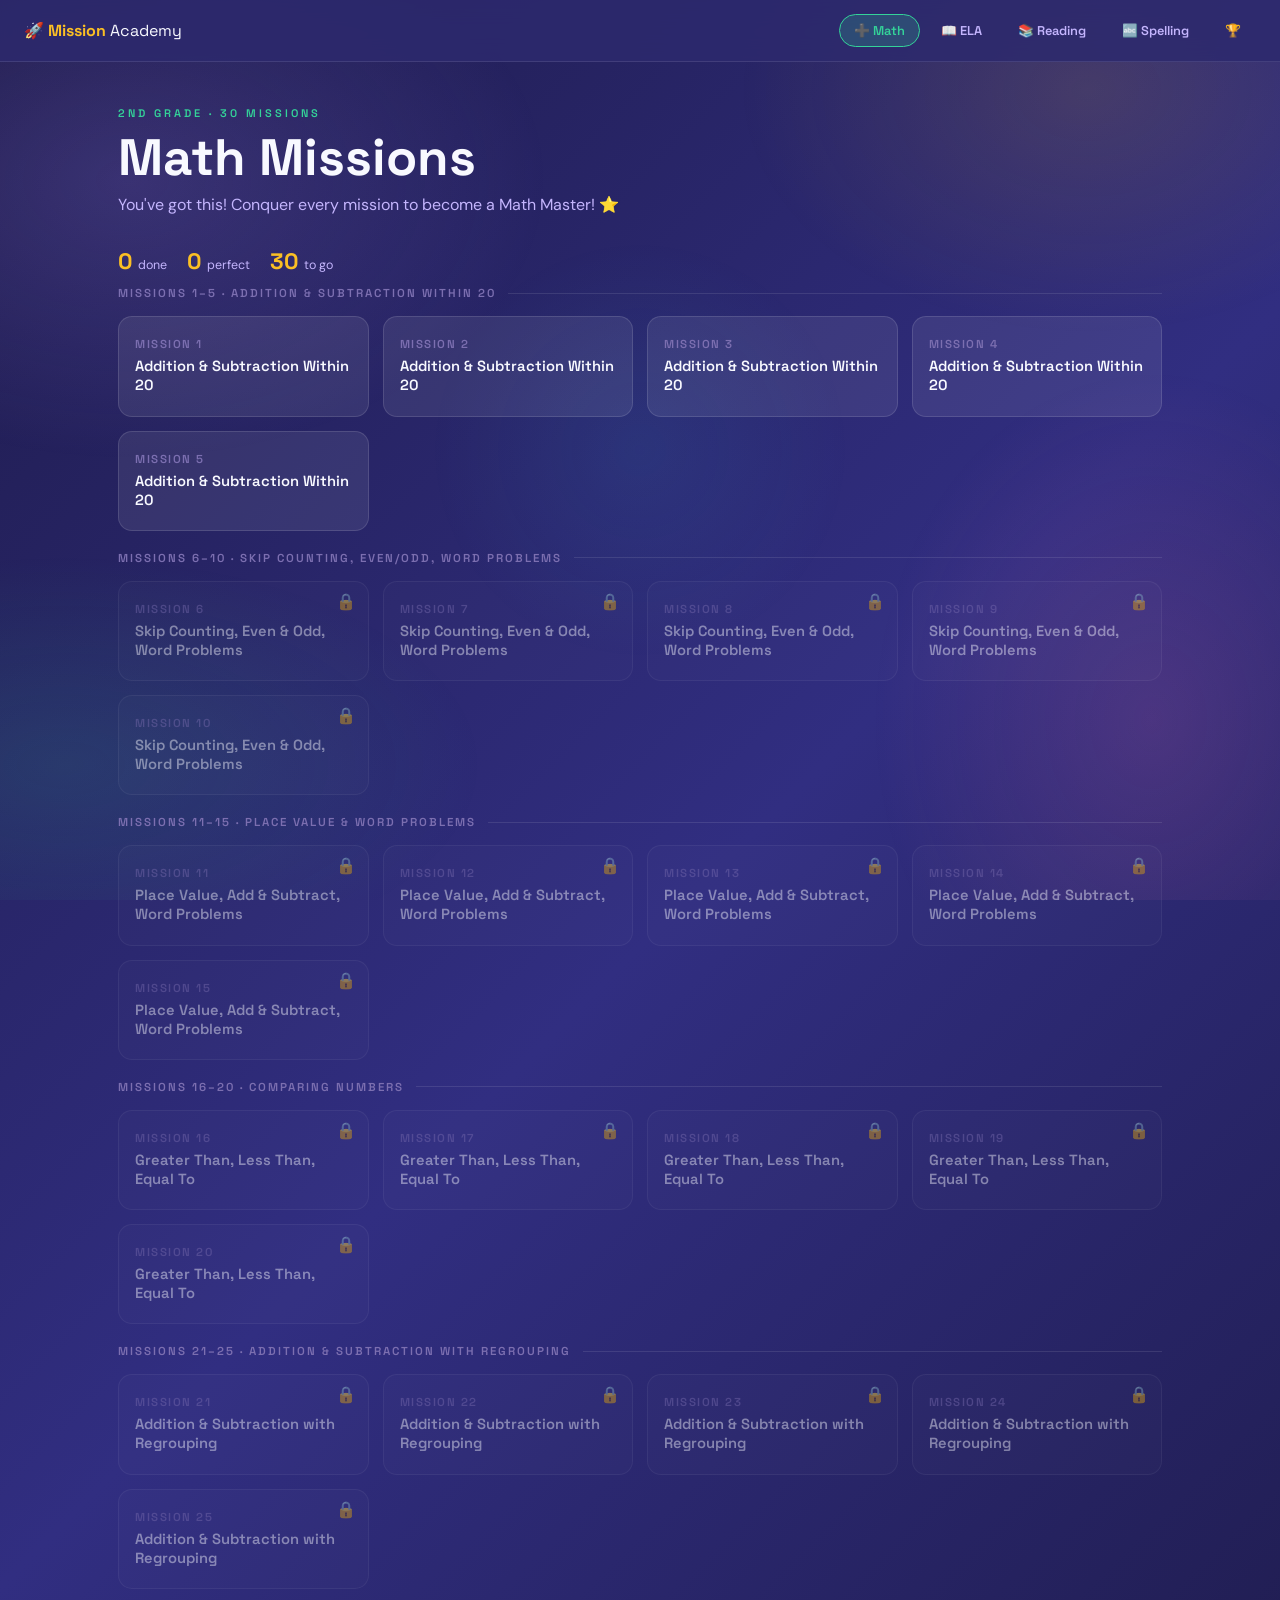
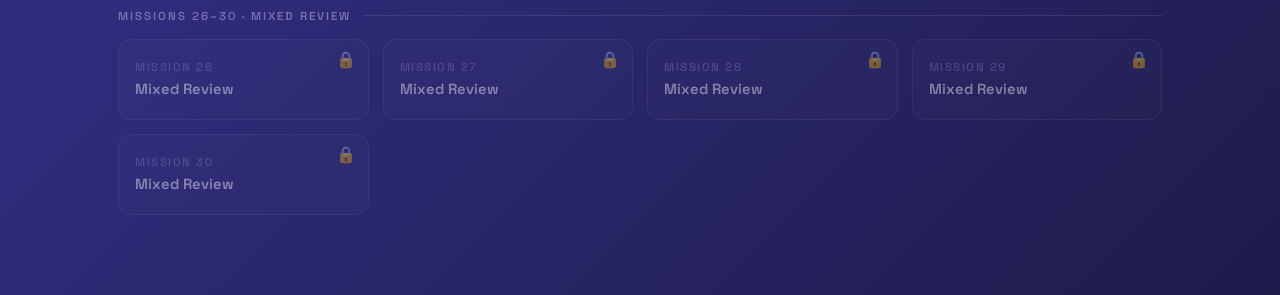
<file: math.html>
<!DOCTYPE html>
<html lang="en">
<head>
<meta charset="UTF-8">
<meta name="viewport" content="width=device-width, initial-scale=1.0">
<title>Math Missions — Mission Academy</title>
<link rel="stylesheet" href="styles.css">
</head>
<body class="math-theme">

<nav class="top-nav">
  <a href="index.html" class="nav-logo">🚀 Mission <span>Academy</span></a>
  <div style="display:flex;align-items:center;gap:10px;">
    <span class="nav-student-name" id="navName"></span>
    <div class="nav-tabs">
      <a href="math.html"     class="nav-tab active-math">➕ Math</a>
      <a href="ela.html"      class="nav-tab">📖 ELA</a>
      <a href="reading.html"  class="nav-tab">📚 Reading</a>
      <a href="spelling.html" class="nav-tab">🔤 Spelling</a>
      <a href="trophies.html" class="nav-tab">🏆</a>
    </div>
  </div>
</nav>

<div class="page-header">
  <div class="page-eyebrow math-accent">2nd Grade · 30 Missions</div>
  <h1 class="page-title">Math Missions</h1>
  <p class="page-subtitle">You've got this! Conquer every mission to become a Math Master! ⭐</p>
</div>

<div class="grid-summary" id="gridSummary"></div>
<div class="missions-grid" id="missionsGrid"></div>
<div class="confetti-wrap" id="confettiWrap"></div>

<!-- LOCK MODAL -->
<div class="modal-overlay hidden" id="lockModal">
  <div class="modal-box">
    <button class="q-close-btn" onclick="closeLockModal()">✕</button>
    <div class="lock-icon">🔒</div>
    <h2 class="lock-title">Checkpoint!</h2>
    <p class="lock-desc">Great work making it here! Ask your teacher for the unlock code to keep going.</p>
    <input class="lock-input" id="lockInput" type="password" placeholder="Enter code" maxlength="12">
    <div class="lock-error" id="lockError"></div>
    <button class="lock-submit" onclick="submitLockCode()">Unlock Mission</button>
    <button class="lock-cancel" onclick="closeLockModal()">Go back</button>
  </div>
</div>

<!-- QUESTION MODAL -->
<div class="modal-overlay hidden" id="questionModal">
  <div class="modal-box">
    <button class="q-close-btn" onclick="closeQuestionModal()">✕</button>
    <div class="q-header">
      <div>
        <div class="q-mission-label math-accent" id="qMissionLabel"></div>
        <div class="q-number" id="qNumber"></div>
      </div>
      <div class="q-progress-bar"><div class="q-progress-fill" id="qProgressFill" style="width:0%"></div></div>
    </div>
    <div class="beat-banner hidden" id="beatBanner">
      🎯 <span>Beat your best: <span class="beat-score" id="beatScore"></span></span>
    </div>
    <div class="lives-row" id="livesRow"></div>
    <div class="streak-banner" id="streakBanner"></div>
    <div class="q-text" id="qText"></div>
    <div id="qAnswerArea"></div>
    <div class="hint-row">
      <button class="hint-btn" id="hintBtn" onclick="showHint()">💡 Hint</button>
    </div>
    <div class="hint-box hidden" id="hintBox"></div>
    <div class="q-feedback" id="qFeedback"></div>
    <div id="qActionArea"></div>
  </div>
</div>

<!-- GAME OVER MODAL -->
<div class="modal-overlay hidden" id="gameOverModal">
  <div class="modal-box" style="text-align:center;">
    <div class="gameover-emoji">💔</div>
    <div class="gameover-title">Out of Lives!</div>
    <p class="gameover-msg">Don't give up — every explorer needs a few tries!<br>You scored <strong id="gameOverScore"></strong> before running out.<br>Try again and you'll do even better!</p>
    <div class="result-btns">
      <button class="result-btn primary" onclick="retryFromGameOver()">Try Again 💪</button>
      <button class="result-btn secondary" onclick="closeGameOver()">Mission List</button>
    </div>
  </div>
</div>

<!-- RESULT MODAL -->
<div class="modal-overlay hidden" id="resultModal">
  <div class="modal-box">
    <div class="result-emoji" id="resultEmoji"></div>
    <div class="result-title" id="resultTitle"></div>
    <div class="result-score" id="resultScore"></div>
    <div class="result-subtitle" id="resultSubtitle"></div>
    <div id="resultBeatMsg" style="text-align:center;color:var(--success);font-family:'Space Grotesk',sans-serif;font-weight:600;font-size:0.92rem;margin-bottom:14px;"></div>
    <div class="result-btns">
      <button class="result-btn primary" onclick="retryMission()">Try Again</button>
      <button class="result-btn secondary" onclick="closeResultModal()">Mission List</button>
    </div>
  </div>
</div>

<script src="config.js"></script>
<script src="engine.js"></script>
<script src="teacher-panel.js"></script>
<script>
const SUBJECT='math', ME=window.MissionEngine;
const MAX_LIVES=3;
let currentMission=null,questions=[],qIndex=0,score=0,answered=false,pendingLock=null;
let streak=0,hintUsed=false,prevBest=null,justCompleted=null,lives=MAX_LIVES;

document.getElementById('navName').textContent=ME.getStudentName()||'';

function starsHTML(best,total=20){
  if(best===null)return'';
  const pct=best/total,filled=pct===1?3:pct>=0.8?2:pct>=0.6?1:0;
  return'<div class="mission-stars">'+[0,1,2].map(i=>`<span class="mission-star">${i<filled?'⭐':'☆'}</span>`).join('')+'</div>';
}

function buildGrid(){
  const grid=document.getElementById('missionsGrid'); grid.innerHTML='';
  const sections=[
    {from:1,to:5,label:'Missions 1–5 · Addition & Subtraction Within 20'},
    {from:6,to:10,label:'Missions 6–10 · Skip Counting, Even/Odd, Word Problems'},
    {from:11,to:15,label:'Missions 11–15 · Place Value & Word Problems'},
    {from:16,to:20,label:'Missions 16–20 · Comparing Numbers'},
    {from:21,to:25,label:'Missions 21–25 · Addition & Subtraction with Regrouping'},
    {from:26,to:30,label:'Missions 26–30 · Mixed Review'},
  ];
  let totalDone=0,totalPerf=0;
  for(const section of sections){
    const div=document.createElement('div');div.className='section-label';
    div.innerHTML=`<span>${section.label}</span>`;grid.appendChild(div);
    for(let n=section.from;n<=section.to;n++){
      const locked=ME.isLocked(n,SUBJECT);
      const best=ME.getBest(n,SUBJECT);
      if(best!==null)totalDone++;if(best===20)totalPerf++;
      const btn=document.createElement('button');
      btn.className='mission-btn'+(locked?' locked':'')+(best!==null?' completed':'');
      btn.id=`mb${n}`;
      btn.innerHTML=`${best===20?'<div class="perfect-badge">Perfect!</div>':''}<div class="mission-number">Mission ${n}</div><div class="mission-name">${ME.mathMissionInfo[n]}</div>${best!==null?`<div class="mission-score${best<14?' low':''}">Best: ${best}/20</div>${starsHTML(best)}`:''}`;
      if(n===justCompleted){btn.classList.add('just-completed');setTimeout(()=>btn.classList.remove('just-completed'),700);}
      btn.addEventListener('click',()=>clickMission(n,locked));
      grid.appendChild(btn);
    }
  }
  document.getElementById('gridSummary').innerHTML=`
    <div class="grid-stat"><div class="grid-stat-val">${totalDone}</div><div class="grid-stat-lbl">done</div></div>
    <div class="grid-stat"><div class="grid-stat-val">${totalPerf}</div><div class="grid-stat-lbl">perfect</div></div>
    <div class="grid-stat"><div class="grid-stat-val">${30-totalDone}</div><div class="grid-stat-lbl">to go</div></div>`;
}

function clickMission(n,locked){
  if(locked){
    pendingLock=n;document.getElementById('lockInput').value='';document.getElementById('lockError').textContent='';
    document.getElementById('lockModal').classList.remove('hidden');
    setTimeout(()=>document.getElementById('lockInput').focus(),50);
  } else startMission(n);
}
function closeLockModal(){document.getElementById('lockModal').classList.add('hidden');pendingLock=null;}
function submitLockCode(){
  const code=document.getElementById('lockInput').value.trim().toUpperCase();
  if(ME.unlockMission(pendingLock,SUBJECT,code)){closeLockModal();buildGrid();startMission(pendingLock);}
  else document.getElementById('lockError').textContent='That code is not correct. Ask your teacher!';
}
document.getElementById('lockInput').addEventListener('keydown',e=>{if(e.key==='Enter')submitLockCode();});

function startMission(n){
  currentMission=n;questions=ME.shuffle(ME.mathGenerators[n]());
  qIndex=0;score=0;streak=0;lives=MAX_LIVES;
  prevBest=ME.getBest(n,SUBJECT);
  document.getElementById('qMissionLabel').textContent=`Mission ${n} — Math`;
  const bb=document.getElementById('beatBanner');
  if(prevBest!==null){document.getElementById('beatScore').textContent=`${prevBest}/20`;bb.classList.remove('hidden');}
  else bb.classList.add('hidden');
  renderHearts();
  document.getElementById('questionModal').classList.remove('hidden');
  showQuestion();
}

function renderHearts(){
  const row=document.getElementById('livesRow');
  row.innerHTML='<span class="lives-label">Lives</span>'+[0,1,2].map(i=>`<span class="heart${i>=lives?' lost':''}" id="heart${i}">❤️</span>`).join('');
}

function loseHeart(){
  if(lives<=0)return;
  lives--;
  const h=document.getElementById(`heart${lives}`);
  if(h){h.className='heart animating';setTimeout(()=>{h.className='heart lost';},400);}
  setTimeout(renderHearts,50);
}

function showQuestion(){
  const q=questions[qIndex];answered=false;hintUsed=false;
  document.getElementById('qNumber').textContent=`Question ${qIndex+1} of ${questions.length}`;
  document.getElementById('qProgressFill').style.width=`${(qIndex/questions.length)*100}%`;
  document.getElementById('qText').textContent=q.q;
  document.getElementById('qFeedback').textContent='';document.getElementById('qFeedback').className='q-feedback';
  const hintBox=document.getElementById('hintBox');
  hintBox.classList.add('hidden'); hintBox.textContent='';
  const hb=document.getElementById('hintBtn');hb.disabled=!q.hint;hb.textContent='💡 Hint';
  updateStreakBanner();
  const ansArea=document.getElementById('qAnswerArea'),actArea=document.getElementById('qActionArea');
  actArea.innerHTML='';
  if(q.type==='choice'){
    const safe=s=>s.replace(/'/g,"\\'");
    ansArea.innerHTML=`<div class="q-choices">${q.choices.map(c=>`<button class="q-choice-btn" onclick="checkChoice(this,'${safe(c)}','${safe(q.answer)}')">${c}</button>`).join('')}</div>`;
  } else {
    ansArea.innerHTML=`<div class="q-input-row"><input class="q-input" id="ai" type="text" placeholder="Type your answer…" autocomplete="off"><button class="q-submit-btn" onclick="checkInput()">Check</button></div>`;
    setTimeout(()=>{const i=document.getElementById('ai');if(i){i.focus();i.addEventListener('keydown',e=>{if(e.key==='Enter'&&!answered)checkInput();});}},50);
  }
}

function showHint(){
  const q=questions[qIndex];if(!q.hint||hintUsed)return;
  hintUsed=true;
  document.getElementById('hintBox').textContent=q.hint;
  document.getElementById('hintBox').classList.remove('hidden');
  document.getElementById('hintBtn').disabled=true;
  ME.AudioFX.hint();
}

function updateStreakBanner(){
  const el=document.getElementById('streakBanner');
  if(streak>=3){el.classList.add('visible');el.textContent=`🔥 ${streak} in a row!`;}
  else el.classList.remove('visible');
}

function handleCorrect(){
  score++;streak++;ME.AudioFX.correct();
  document.getElementById('qFeedback').className='q-feedback correct';
  document.getElementById('qFeedback').textContent='✓ Correct! Great job!';
  if(streak>0&&streak%3===0)setTimeout(()=>ME.AudioFX.streak(),200);
  updateStreakBanner();
  showNext();
}

function handleWrong(){
  streak=0;ME.AudioFX.wrong();
  loseHeart();
  document.getElementById('qFeedback').className='q-feedback wrong';
  document.getElementById('qFeedback').textContent='Not quite — try again next time! 💪';
  updateStreakBanner();
  if(lives<=0){ setTimeout(triggerGameOver,800); return; }
  showNext();
}

function checkChoice(btn,chosen,correct){
  if(answered)return;answered=true;
  const all=btn.closest('.q-choices').querySelectorAll('.q-choice-btn');
  all.forEach(b=>b.disabled=true);
  if(chosen.trim().toLowerCase()===correct.trim().toLowerCase()){
    btn.classList.add('correct');handleCorrect();
  } else {
    btn.classList.add('wrong');handleWrong();
  }
}

function checkInput(){
  if(answered)return;
  const inp=document.getElementById('ai');if(!inp)return;
  const val=inp.value.trim(),q=questions[qIndex];
  answered=true;inp.disabled=true;
  if(ME.checkAnswer(val,q.answer,q.alternates||[])){
    inp.classList.add('correct');handleCorrect();
  } else {
    inp.classList.add('wrong');handleWrong();
  }
}

function showNext(){
  const isLast=qIndex+1>=questions.length;
  document.getElementById('qActionArea').innerHTML=`<button class="q-next-btn" onclick="${isLast?'finishMission':'nextQuestion'}()">${isLast?'🏁 See Results':'Next Question →'}</button>`;
}

function nextQuestion(){qIndex++;showQuestion();}
function closeQuestionModal(){document.getElementById('questionModal').classList.add('hidden');currentMission=null;}

function triggerGameOver(){
  document.getElementById('questionModal').classList.add('hidden');
  document.getElementById('gameOverScore').textContent=`${score}/${questions.length}`;
  document.getElementById('gameOverModal').classList.remove('hidden');
}
function retryFromGameOver(){document.getElementById('gameOverModal').classList.add('hidden');startMission(currentMission);}
function closeGameOver(){document.getElementById('gameOverModal').classList.add('hidden');currentMission=null;}

function spawnConfetti(){
  const wrap=document.getElementById('confettiWrap');wrap.innerHTML='';
  const colors=['#fbbf24','#34d399','#f472b6','#a78bfa','#38bdf8','#fb923c'];
  for(let i=0;i<70;i++){
    const p=document.createElement('div');p.className='confetti-piece';
    p.style.left=Math.random()*100+'vw';
    p.style.background=colors[Math.floor(Math.random()*colors.length)];
    p.style.width=(6+Math.random()*8)+'px';p.style.height=(6+Math.random()*8)+'px';
    p.style.animationDuration=(1.4+Math.random()*1.5)+'s';
    p.style.animationDelay=(Math.random()*0.5)+'s';
    wrap.appendChild(p);
  }
  setTimeout(()=>wrap.innerHTML='',3500);
}

function finishMission(){
  document.getElementById('questionModal').classList.add('hidden');
  const oldBest=ME.getBest(currentMission,SUBJECT);
  ME.markComplete(currentMission,SUBJECT,score);
  justCompleted=currentMission;buildGrid();
  const pct=Math.round((score/questions.length)*100);
  if(pct===100){ME.AudioFX.perfect();spawnConfetti();}else ME.AudioFX.complete();
  document.getElementById('resultEmoji').textContent=pct===100?'🏆':pct>=80?'🌟':pct>=60?'😊':'💪';
  document.getElementById('resultTitle').textContent=pct===100?'Perfect Score!':pct>=80?'Amazing Work!':pct>=60?'Good Job!':'Keep Going — You Can Do It!';
  document.getElementById('resultScore').textContent=`${score} / ${questions.length}`;
  document.getElementById('resultSubtitle').textContent=`That's ${pct}%! Mission ${currentMission} complete!`;
  const bm=document.getElementById('resultBeatMsg');
  if(oldBest!==null&&score>oldBest)bm.textContent=`🎉 New best score! (was ${oldBest}/20)`;
  else if(oldBest!==null&&score===oldBest)bm.textContent='You matched your best score!';
  else bm.textContent='';
  document.getElementById('resultModal').classList.remove('hidden');
}

function retryMission(){document.getElementById('resultModal').classList.add('hidden');startMission(currentMission);}
function closeResultModal(){document.getElementById('resultModal').classList.add('hidden');currentMission=null;}

buildGrid();
</script>
</body>
</html>
</file>
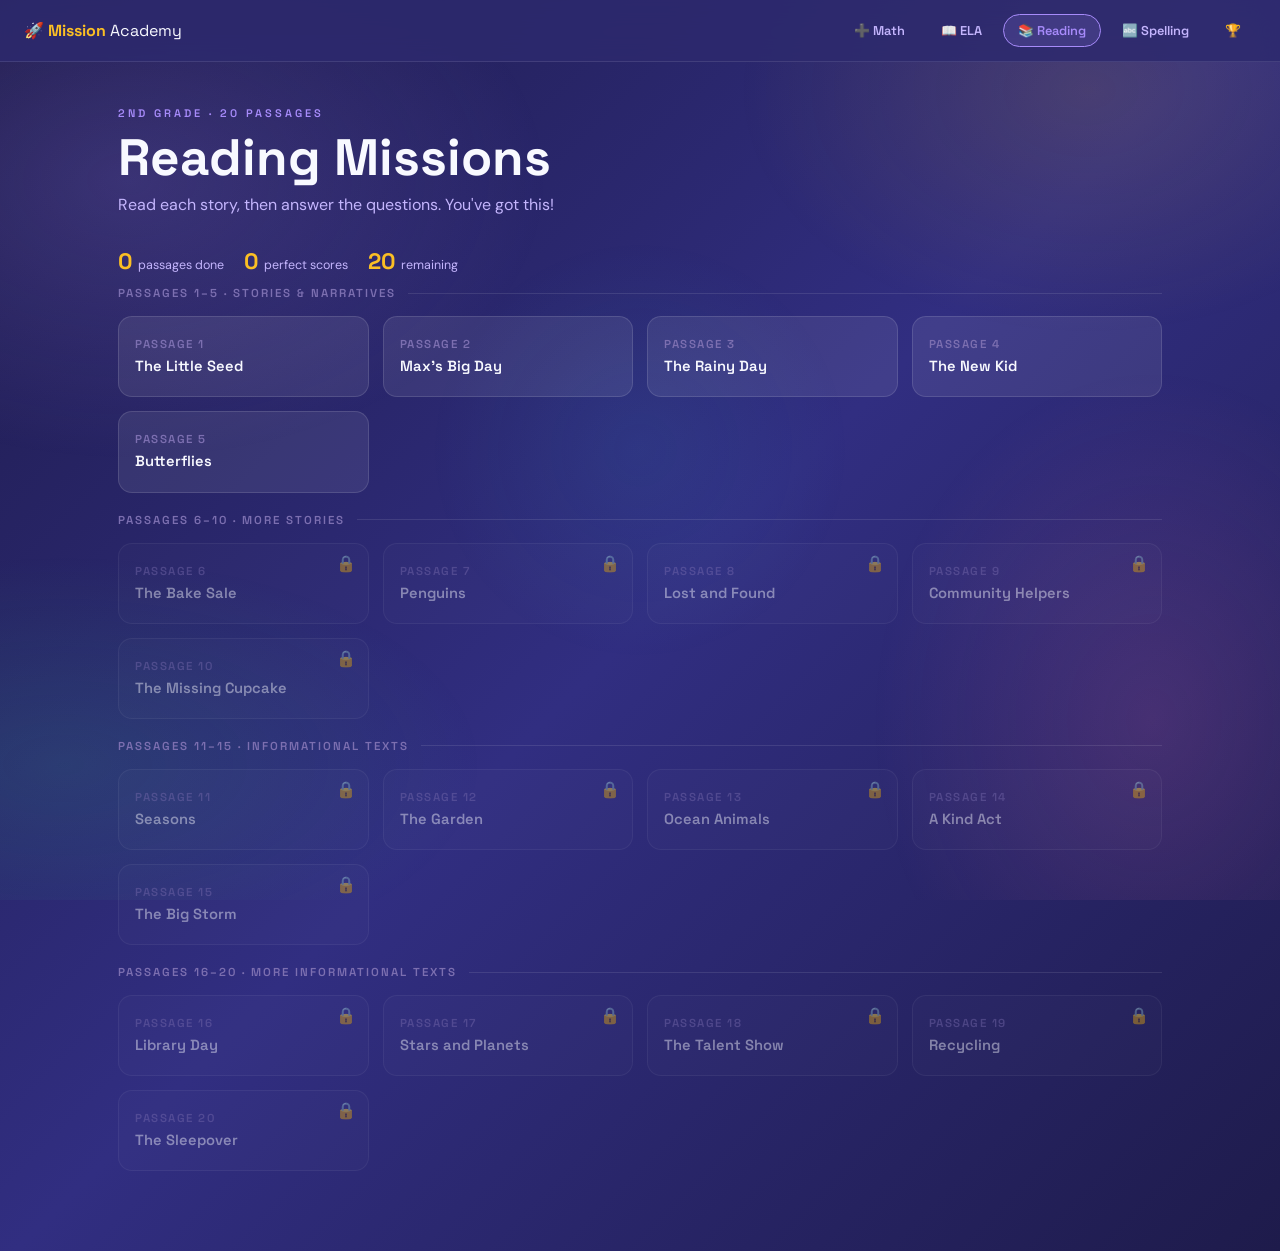
<file: reading.html>
<!DOCTYPE html>
<html lang="en">
<head>
<meta charset="UTF-8">
<meta name="viewport" content="width=device-width, initial-scale=1.0">
<title>Reading Missions — Mission Academy</title>
<link rel="stylesheet" href="styles.css">
<style>
  .reading-theme { --accent: #a78bfa; --accent-dim: rgba(167,139,250,0.15); --accent-border: rgba(167,139,250,0.3); }
  .reading-accent { color: var(--accent) !important; }
  .reading-theme .nav-tab.active-reading { background: var(--accent-dim); color: var(--accent); border-color: var(--accent); }
  .reading-theme .mission-btn:hover:not(.locked) { border-color: var(--accent-border); }
  .reading-theme .q-progress-fill { background: var(--accent); }
  .reading-theme .q-mission-label { color: var(--accent); }

  /* Passage card */
  .passage-card {
    background: rgba(167,139,250,0.06);
    border: 1px solid rgba(167,139,250,0.2);
    border-radius: 14px;
    padding: 18px 20px;
    margin-bottom: 20px;
    font-size: 1rem;
    line-height: 1.75;
    color: var(--white);
  }
  .passage-title {
    font-family: 'Space Grotesk', sans-serif;
    font-weight: 700;
    font-size: 0.85rem;
    letter-spacing: 1px;
    text-transform: uppercase;
    color: var(--accent, #a78bfa);
    margin-bottom: 10px;
  }
  .passage-text { font-size: 1.05rem; line-height: 1.8; }

  /* Question counter inside passage modal */
  .passage-q-label {
    font-family: 'Space Grotesk', sans-serif;
    font-size: 0.75rem;
    font-weight: 600;
    color: var(--dim);
    letter-spacing: 1px;
    text-transform: uppercase;
    margin-bottom: 8px;
  }
</style>
</head>
<body class="reading-theme">

<nav class="top-nav">
  <a href="index.html" class="nav-logo">🚀 Mission <span>Academy</span></a>
  <div style="display:flex;align-items:center;gap:12px;">
    <span class="nav-student-name" id="navName"></span>
    <div class="nav-tabs">
      <a href="math.html"    class="nav-tab">➕ Math</a>
      <a href="ela.html"     class="nav-tab">📖 ELA</a>
      <a href="reading.html" class="nav-tab active-reading">📚 Reading</a>
      <a href="spelling.html" class="nav-tab">🔤 Spelling</a>
      <a href="trophies.html" class="nav-tab">🏆</a>
    </div>
  </div>
</nav>

<div class="page-header">
  <div class="page-eyebrow reading-accent">2nd Grade · 20 Passages</div>
  <h1 class="page-title">Reading Missions</h1>
  <p class="page-subtitle">Read each story, then answer the questions. You've got this!</p>
</div>

<div class="grid-summary" id="gridSummary"></div>
<div class="missions-grid" id="missionsGrid"></div>
<div class="confetti-wrap" id="confettiWrap"></div>

<!-- LOCK MODAL -->
<div class="modal-overlay hidden" id="lockModal">
  <div class="modal-box">
    <button class="q-close-btn" onclick="closeLockModal()">✕</button>
    <div class="lock-icon">🔒</div>
    <h2 class="lock-title">Checkpoint Mission</h2>
    <p class="lock-desc">Ask your teacher for the unlock code to continue!</p>
    <input class="lock-input" id="lockInput" type="password" placeholder="Enter code" maxlength="12">
    <div class="lock-error" id="lockError"></div>
    <button class="lock-submit" onclick="submitLockCode()">Unlock Mission</button>
    <button class="lock-cancel" onclick="closeLockModal()">Go back</button>
  </div>
</div>

<!-- READING MODAL — passage + questions together -->
<div class="modal-overlay hidden" id="readingModal">
  <div class="modal-box" style="max-width:640px;">
    <button class="q-close-btn" onclick="closeReadingModal()">✕</button>
    <div class="q-header">
      <div>
        <div class="q-mission-label reading-accent" id="qMissionLabel"></div>
        <div class="q-number" id="qNumber"></div>
      </div>
      <div class="q-progress-bar"><div class="q-progress-fill" id="qProgressFill" style="width:0%"></div></div>
    </div>
    <div class="beat-banner hidden" id="beatBanner">
      <span>🎯</span>
      <span>Your best: <span class="beat-score" id="beatScore"></span> — try to beat it!</span>
    </div>
    <div class="streak-banner" id="streakBanner"></div>
    <div class="lives-row" id="livesRow"></div>

    <!-- Passage shown on every question -->
    <div class="passage-card" id="passageCard">
      <div class="passage-title" id="passageTitle"></div>
      <div class="passage-text" id="passageText"></div>
    </div>

    <div class="passage-q-label" id="qLabel"></div>
    <div class="q-text" id="qText"></div>
    <div id="qAnswerArea"></div>
    <div class="hint-row">
      <button class="hint-btn" id="hintBtn" onclick="showHint()" style="--mint:#a78bfa;border-color:rgba(167,139,250,0.3);color:#a78bfa;">💡 Hint</button>
    </div>
    <div class="hint-box hidden" id="hintBox" style="border-color:rgba(167,139,250,0.2);color:#a78bfa;background:rgba(167,139,250,0.06);"></div>
    <div class="q-feedback" id="qFeedback"></div>
    <div id="qActionArea"></div>
  </div>
</div>

<!-- GAME OVER MODAL -->
<div class="modal-overlay hidden" id="gameOverModal">
  <div class="modal-box" style="text-align:center;">
    <div class="gameover-emoji">💔</div>
    <div class="gameover-title">Out of Lives!</div>
    <p class="gameover-msg">You scored <strong id="gameOverScore"></strong> before running out.<br>Try again — you've got this! 💪</p>
    <div class="result-btns">
      <button class="result-btn primary" onclick="retryFromGameOver()">Try Again 💪</button>
      <button class="result-btn secondary" onclick="closeGameOver()">Mission List</button>
    </div>
  </div>
</div>

<!-- RESULT MODAL -->
<div class="modal-overlay hidden" id="resultModal">
  <div class="modal-box">
    <div class="result-emoji" id="resultEmoji"></div>
    <div class="result-title" id="resultTitle"></div>
    <div class="result-score" id="resultScore"></div>
    <div class="result-subtitle" id="resultSubtitle"></div>
    <div id="resultBeatMsg" style="text-align:center;color:var(--success);font-family:'Space Grotesk',sans-serif;font-weight:600;font-size:0.95rem;margin-bottom:16px;"></div>
    <div class="result-btns">
      <button class="result-btn primary" onclick="retryMission()">Try Again</button>
      <button class="result-btn secondary" onclick="closeResultModal()">Mission List</button>
    </div>
  </div>
</div>

<script src="config.js"></script>
<script src="engine.js"></script>
<script src="teacher-panel.js"></script>
<script>
// ─── Reading Passages ───────────────────────────────────────────────────────
const PASSAGES = [
  {
    title: "The Little Seed",
    text: "A little seed fell into the soft dirt. Rain fell on it every day. The sun shone bright and warm. Soon a tiny green shoot pushed up through the soil. It grew taller and taller. One morning, a big yellow flower opened up. A bee landed on it and buzzed happily.",
    questions: [
      { q: "What did the seed need to grow?", answer: "rain and sun", type: "choice", choices: ["rain and sun", "snow and wind", "rocks and sand", "cold and dark"], hint: "Look at what the passage says fell on the seed and shone on it." },
      { q: "What color was the flower that grew?", answer: "yellow", type: "choice", choices: ["red", "blue", "yellow", "purple"], hint: "The last sentences describe the flower." },
      { q: "Where did the seed fall?", answer: "soft dirt", type: "choice", choices: ["a pond", "soft dirt", "a rock", "a tree"], hint: "The very first sentence tells you this." },
      { q: "What landed on the flower at the end?", answer: "a bee", type: "choice", choices: ["a bird", "a butterfly", "a bee", "a worm"], hint: "Read the last sentence." },
      { q: "What pushed up through the soil first?", answer: "a tiny green shoot", type: "choice", choices: ["a flower", "a branch", "a tiny green shoot", "a root"], hint: "Look for what came before the flower grew tall." },
    ]
  },
  {
    title: "Max's Big Day",
    text: "Max the dog woke up early on Saturday. He ran to the door and wagged his tail. His owner, Ana, put on her shoes and smiled. They walked to the park together. Max chased a squirrel but the squirrel ran up a tree. Then Max splashed in a puddle. Ana laughed and gave him a big hug.",
    questions: [
      { q: "What day did the story take place?", answer: "Saturday", type: "choice", choices: ["Monday", "Friday", "Saturday", "Sunday"], hint: "The first sentence tells you the day." },
      { q: "Who is Max's owner?", answer: "Ana", type: "choice", choices: ["Sam", "Ana", "Maria", "Jake"], hint: "Look for the owner's name in the story." },
      { q: "Where did Ana and Max go?", answer: "the park", type: "choice", choices: ["the beach", "the store", "the park", "school"], hint: "They walked somewhere together." },
      { q: "What did Max chase?", answer: "a squirrel", type: "choice", choices: ["a ball", "a cat", "a squirrel", "a bird"], hint: "Max chased an animal up a tree." },
      { q: "How did Ana feel at the end?", answer: "happy", type: "choice", choices: ["sad", "angry", "scared", "happy"], hint: "Ana laughed and gave Max a hug — how does that sound?" },
    ]
  },
  {
    title: "The Rainy Day",
    text: "It was raining outside. Lily looked out the window and sighed. She could not play outside. Her dad brought out some paper and crayons. Lily started drawing a rainbow. She drew red, orange, yellow, green, blue, and purple. When she was done, the rain had stopped. She taped her rainbow to the window.",
    questions: [
      { q: "Why couldn't Lily play outside?", answer: "it was raining", type: "choice", choices: ["it was too hot", "it was raining", "it was dark", "she was sick"], hint: "The first sentence tells you the weather." },
      { q: "What did Lily's dad bring her?", answer: "paper and crayons", type: "choice", choices: ["books", "toys", "paper and crayons", "snacks"], hint: "Dad brought supplies to do an activity." },
      { q: "What did Lily draw?", answer: "a rainbow", type: "choice", choices: ["a sun", "a house", "a rainbow", "flowers"], hint: "Look at what colors she used for a clue." },
      { q: "How many colors did Lily draw?", answer: "six", type: "choice", choices: ["four", "five", "six", "seven"], hint: "Count the colors listed in the story." },
      { q: "Where did Lily put her drawing?", answer: "on the window", type: "choice", choices: ["on the fridge", "in a box", "on the window", "on the wall"], hint: "The last sentence tells you." },
    ]
  },
  {
    title: "The New Kid",
    text: "Omar was the new kid at school. He felt nervous on his first day. He did not know anyone. At lunch, a girl named Priya sat next to him. She smiled and said, 'Hi! I like your backpack.' Omar smiled back. They talked about their favorite books. By the end of the day, Omar had made a new friend.",
    questions: [
      { q: "How did Omar feel on his first day?", answer: "nervous", type: "choice", choices: ["excited", "angry", "nervous", "bored"], hint: "The second sentence describes his feeling." },
      { q: "Who sat next to Omar at lunch?", answer: "Priya", type: "choice", choices: ["a boy named Sam", "his teacher", "Priya", "his sister"], hint: "Look for who joined him at the lunch table." },
      { q: "What did Priya say she liked?", answer: "his backpack", type: "choice", choices: ["his shoes", "his backpack", "his hair", "his lunch"], hint: "Priya gave Omar a compliment." },
      { q: "What did they talk about?", answer: "their favorite books", type: "choice", choices: ["sports", "their favorite books", "movies", "food"], hint: "What did Omar and Priya have in common?" },
      { q: "How did the day end for Omar?", answer: "he made a new friend", type: "choice", choices: ["he went home early", "he got lost", "he made a new friend", "he forgot his lunch"], hint: "The last sentence sums it up." },
    ]
  },
  {
    title: "Butterflies",
    text: "A butterfly begins its life as a tiny egg on a leaf. When the egg hatches, a caterpillar comes out. The caterpillar eats and eats until it is big. Then it wraps itself in a cocoon. Inside the cocoon, something amazing happens. After a few weeks, a beautiful butterfly comes out. It spreads its wings and flies away.",
    questions: [
      { q: "Where does a butterfly begin its life?", answer: "as an egg on a leaf", type: "choice", choices: ["in a pond", "in the sky", "as an egg on a leaf", "in the dirt"], hint: "The very first sentence tells you." },
      { q: "What comes out when the egg hatches?", answer: "a caterpillar", type: "choice", choices: ["a butterfly", "a caterpillar", "a worm", "a bee"], hint: "Something comes out of the egg before the butterfly." },
      { q: "What does the caterpillar do before it makes a cocoon?", answer: "eats and eats", type: "choice", choices: ["sleeps", "flies", "eats and eats", "lays eggs"], hint: "The caterpillar needs to get big first." },
      { q: "What is a cocoon?", answer: "a wrapping the caterpillar makes around itself", type: "choice", choices: ["a type of egg", "a leaf", "a type of nest", "a wrapping the caterpillar makes around itself"], hint: "The story says the caterpillar wraps itself in it." },
      { q: "What does the butterfly do at the very end?", answer: "spreads its wings and flies away", type: "choice", choices: ["lays an egg", "makes a cocoon", "spreads its wings and flies away", "eats a leaf"], hint: "The last two sentences describe this." },
    ]
  },
  {
    title: "The Bake Sale",
    text: "The second grade class had a bake sale to raise money for new books. Students brought cookies, muffins, and brownies. They set up a table outside the library. Lots of parents and teachers stopped to buy treats. By noon, almost everything was sold. The class raised fifty dollars. Their teacher, Ms. Flores, was very proud of them.",
    questions: [
      { q: "Why did the class have a bake sale?", answer: "to raise money for new books", type: "choice", choices: ["to celebrate a birthday", "to raise money for new books", "to raise money for a trip", "just for fun"], hint: "The first sentence explains the reason." },
      { q: "Where was the table set up?", answer: "outside the library", type: "choice", choices: ["in the gym", "in the classroom", "outside the library", "in the cafeteria"], hint: "Look for where they placed their bake sale." },
      { q: "Who bought things at the bake sale?", answer: "parents and teachers", type: "choice", choices: ["only students", "parents and teachers", "only teachers", "other schools"], hint: "The story says who stopped to buy treats." },
      { q: "How much money did the class raise?", answer: "fifty dollars", type: "choice", choices: ["ten dollars", "twenty dollars", "one hundred dollars", "fifty dollars"], hint: "Look for the amount near the end." },
      { q: "How did Ms. Flores feel about the class?", answer: "proud", type: "choice", choices: ["angry", "worried", "proud", "surprised"], hint: "The last sentence tells you her feeling." },
    ]
  },
  {
    title: "Penguins",
    text: "Penguins are birds, but they cannot fly. Instead, they are very good swimmers. They use their wings like flippers to move through the water. Penguins live in cold places, like Antarctica. They eat fish and squid. Baby penguins are called chicks. A mother and father penguin take turns keeping their egg warm.",
    questions: [
      { q: "Why are penguins unusual birds?", answer: "they cannot fly", type: "choice", choices: ["they are too big", "they cannot fly", "they do not have wings", "they live alone"], hint: "The first two sentences explain what makes them unusual." },
      { q: "How do penguins use their wings?", answer: "like flippers to swim", type: "choice", choices: ["to fly", "to keep warm", "like flippers to swim", "to build nests"], hint: "Think about what penguins are good at." },
      { q: "Where do penguins live?", answer: "cold places like Antarctica", type: "choice", choices: ["hot deserts", "tropical forests", "cold places like Antarctica", "lakes and rivers"], hint: "The passage names the place where penguins live." },
      { q: "What do penguins eat?", answer: "fish and squid", type: "choice", choices: ["berries and plants", "fish and squid", "bugs and worms", "seaweed"], hint: "Look for what penguins eat in the passage." },
      { q: "What are baby penguins called?", answer: "chicks", type: "choice", choices: ["pups", "kittens", "chicks", "hatchlings"], hint: "The passage gives them a specific name." },
    ]
  },
  {
    title: "Lost and Found",
    text: "Mia lost her favorite red hat at the playground. She looked everywhere but could not find it. She felt very sad on the way home. The next morning, she went back to the playground. A kind boy named Leo was there. He held up her red hat and said, 'Is this yours?' Mia's face lit up with a big smile.",
    questions: [
      { q: "What did Mia lose?", answer: "her red hat", type: "choice", choices: ["her red scarf", "her blue hat", "her red hat", "her backpack"], hint: "The very first sentence tells you." },
      { q: "Where did Mia lose it?", answer: "the playground", type: "choice", choices: ["school", "the store", "the park", "the playground"], hint: "The first sentence says where she lost it." },
      { q: "How did Mia feel on the way home?", answer: "sad", type: "choice", choices: ["happy", "angry", "sad", "excited"], hint: "The third sentence describes her feeling." },
      { q: "When did Mia go back to look?", answer: "the next morning", type: "choice", choices: ["that afternoon", "the next day after school", "the next morning", "a week later"], hint: "Look for when she returned." },
      { q: "Who found Mia's hat?", answer: "a boy named Leo", type: "choice", choices: ["her teacher", "her mom", "a girl named Ana", "a boy named Leo"], hint: "Someone kind was at the playground." },
    ]
  },
  {
    title: "Community Helpers",
    text: "Community helpers are people who help keep us safe and healthy. Firefighters put out fires and rescue people. Police officers protect our neighborhoods. Doctors and nurses help sick people feel better. Teachers help children learn new things every day. Mail carriers bring letters and packages to our homes. We should thank community helpers for all they do.",
    questions: [
      { q: "What do firefighters do?", answer: "put out fires and rescue people", type: "choice", choices: ["teach children", "put out fires and rescue people", "deliver mail", "protect neighborhoods"], hint: "The second sentence tells you." },
      { q: "Who helps sick people feel better?", answer: "doctors and nurses", type: "choice", choices: ["police officers", "mail carriers", "doctors and nurses", "firefighters"], hint: "Look for who takes care of sick people." },
      { q: "What do mail carriers bring?", answer: "letters and packages", type: "choice", choices: ["food and water", "medicine", "letters and packages", "books"], hint: "Think about what you find in your mailbox." },
      { q: "What do teachers help children do?", answer: "learn new things", type: "choice", choices: ["stay safe", "learn new things", "get exercise", "eat healthy food"], hint: "The passage says teachers help children every day." },
      { q: "What does the passage say we should do for community helpers?", answer: "thank them", type: "choice", choices: ["pay them more", "thank them", "follow their rules", "help them work"], hint: "Read the very last sentence." },
    ]
  },
  {
    title: "The Missing Cupcake",
    text: "Jake baked six chocolate cupcakes for his class party. He put them on the counter and went to get dressed. When he came back, only five cupcakes were there. He looked at his dog, Biscuit. Biscuit had frosting on his nose. Jake tried not to laugh. He baked one more cupcake so his class would have enough.",
    questions: [
      { q: "How many cupcakes did Jake bake at first?", answer: "six", type: "choice", choices: ["four", "five", "six", "seven"], hint: "The first sentence tells you the number." },
      { q: "Where did Jake put the cupcakes?", answer: "on the counter", type: "choice", choices: ["in the fridge", "on the table", "on the counter", "in a box"], hint: "He left them somewhere while he got dressed." },
      { q: "How many cupcakes were left when Jake came back?", answer: "five", type: "choice", choices: ["six", "five", "four", "three"], hint: "One cupcake went missing." },
      { q: "How did Jake know Biscuit ate the cupcake?", answer: "Biscuit had frosting on his nose", type: "choice", choices: ["Biscuit looked guilty", "Biscuit had frosting on his nose", "Biscuit was hiding", "Biscuit was asleep"], hint: "Jake looked at his dog and noticed something." },
      { q: "What did Jake do to solve the problem?", answer: "baked one more cupcake", type: "choice", choices: ["went to the store", "skipped the party", "baked one more cupcake", "asked a neighbor"], hint: "The last sentence explains his solution." },
    ]
  },
  {
    title: "Seasons",
    text: "There are four seasons in a year: spring, summer, fall, and winter. In spring, flowers bloom and birds return from warm places. Summer is hot and sunny — perfect for swimming. In fall, leaves turn red, orange, and yellow and drop from trees. Winter brings cold air and sometimes snow. Each season is special in its own way.",
    questions: [
      { q: "How many seasons are there in a year?", answer: "four", type: "choice", choices: ["two", "three", "four", "six"], hint: "The first sentence lists them all." },
      { q: "What happens in spring?", answer: "flowers bloom and birds return", type: "choice", choices: ["leaves fall from trees", "snow falls", "flowers bloom and birds return", "it gets very hot"], hint: "The passage describes each season separately." },
      { q: "What season is perfect for swimming?", answer: "summer", type: "choice", choices: ["spring", "summer", "fall", "winter"], hint: "Which season is hot and sunny?" },
      { q: "What happens to leaves in fall?", answer: "they turn colors and drop from trees", type: "choice", choices: ["they grow bigger", "they turn green", "they turn colors and drop from trees", "they stay the same"], hint: "Look at the fall description in the passage." },
      { q: "What does winter sometimes bring?", answer: "snow", type: "choice", choices: ["rain", "snow", "fog", "storms"], hint: "The winter sentence mentions two things." },
    ]
  },
  {
    title: "The Garden",
    text: "Rosa and her grandfather planted a vegetable garden in the backyard. They put seeds in the ground for tomatoes, carrots, and beans. Rosa watered the plants every morning. Her grandfather pulled out the weeds. After two months, the vegetables were ready to pick. Rosa picked a big red tomato. 'This is the best tomato I have ever tasted!' she said.",
    questions: [
      { q: "Who planted the garden?", answer: "Rosa and her grandfather", type: "choice", choices: ["Rosa and her mom", "Rosa alone", "Rosa and her grandfather", "Rosa's whole family"], hint: "The first sentence names both people." },
      { q: "What vegetables did they plant?", answer: "tomatoes, carrots, and beans", type: "choice", choices: ["corn, peas, and peppers", "tomatoes, carrots, and beans", "cucumbers and squash", "lettuce and onions"], hint: "The passage lists all three." },
      { q: "What was Rosa's job in the garden?", answer: "watering the plants", type: "choice", choices: ["pulling weeds", "picking vegetables", "watering the plants", "planting seeds"], hint: "Look for what Rosa did every morning." },
      { q: "How long did it take for the vegetables to grow?", answer: "two months", type: "choice", choices: ["one week", "one month", "two months", "one year"], hint: "Look for the time mentioned in the passage." },
      { q: "What did Rosa pick at the end?", answer: "a big red tomato", type: "choice", choices: ["a carrot", "some beans", "a big red tomato", "all the vegetables"], hint: "The last sentences describe what she picked." },
    ]
  },
  {
    title: "Ocean Animals",
    text: "The ocean is home to many amazing animals. Dolphins are very smart and swim in groups called pods. Octopuses have eight arms and can change color to hide. Sharks are powerful fish with sharp teeth. Sea turtles swim long distances and come to beaches to lay their eggs. Clownfish live in sea anemones, which protect them from danger. The ocean is a busy, wonderful place!",
    questions: [
      { q: "What are groups of dolphins called?", answer: "pods", type: "choice", choices: ["schools", "herds", "pods", "flocks"], hint: "The passage gives this group a specific name." },
      { q: "How many arms does an octopus have?", answer: "eight", type: "choice", choices: ["six", "eight", "ten", "four"], hint: "Count what the passage says." },
      { q: "Why do octopuses change color?", answer: "to hide", type: "choice", choices: ["to scare other animals", "to hide", "to attract food", "to find a mate"], hint: "The passage explains the reason." },
      { q: "Where do sea turtles lay their eggs?", answer: "on beaches", type: "choice", choices: ["in the deep ocean", "on coral reefs", "on beaches", "near rocks"], hint: "Sea turtles travel to a special place." },
      { q: "What protects clownfish from danger?", answer: "sea anemones", type: "choice", choices: ["their bright color", "sharks", "sea anemones", "their speed"], hint: "Clownfish live somewhere that keeps them safe." },
    ]
  },
  {
    title: "A Kind Act",
    text: "One cold morning, Sophie saw an old man trying to carry a heavy bag of groceries. He kept stopping to rest. Sophie ran over and asked, 'Can I help you carry that?' The man smiled and said, 'That would be wonderful.' Together they walked to his house on Elm Street. The man thanked Sophie and gave her a warm cookie from the bag.",
    questions: [
      { q: "What was the old man carrying?", answer: "a heavy bag of groceries", type: "choice", choices: ["a suitcase", "a box of books", "a heavy bag of groceries", "a basket of flowers"], hint: "The first sentences tell you what he had." },
      { q: "Why did the man keep stopping?", answer: "to rest", type: "choice", choices: ["to look around", "to rest", "to check his phone", "to say hello to neighbors"], hint: "The bag was very heavy." },
      { q: "What did Sophie ask the man?", answer: "if she could help carry the bag", type: "choice", choices: ["where he lived", "if she could help carry the bag", "what was in the bag", "if he needed a doctor"], hint: "Sophie wanted to do a kind thing." },
      { q: "Where did they walk to?", answer: "the man's house on Elm Street", type: "choice", choices: ["the grocery store", "Sophie's house", "the man's house on Elm Street", "the park"], hint: "They walked to his home." },
      { q: "How did the man thank Sophie?", answer: "gave her a warm cookie", type: "choice", choices: ["gave her money", "gave her a warm cookie", "gave her flowers", "waved goodbye"], hint: "He gave her something from the bag." },
    ]
  },
  {
    title: "The Big Storm",
    text: "Dark clouds rolled in on Tuesday afternoon. The wind began to blow hard. Mom told the children to come inside. She closed all the windows. Lightning flashed and thunder boomed. The power went out for an hour. The family sat together by candlelight and told stories. When the storm passed, a big rainbow appeared in the sky.",
    questions: [
      { q: "When did the storm come?", answer: "Tuesday afternoon", type: "choice", choices: ["Monday morning", "Wednesday evening", "Tuesday afternoon", "Friday night"], hint: "The first sentence gives the day and time." },
      { q: "What did Mom do to prepare for the storm?", answer: "closed all the windows", type: "choice", choices: ["bought candles", "closed all the windows", "called a neighbor", "turned on the TV"], hint: "Mom told the kids to come inside and then did something." },
      { q: "What happened to the power?", answer: "it went out for an hour", type: "choice", choices: ["it stayed on", "it went out for an hour", "it flickered but stayed on", "it went out all night"], hint: "Look for what happened after the lightning and thunder." },
      { q: "What did the family do during the storm?", answer: "sat together and told stories", type: "choice", choices: ["watched movies", "played board games", "sat together and told stories", "went to a neighbor's house"], hint: "They used candlelight and spent time together." },
      { q: "What appeared when the storm passed?", answer: "a rainbow", type: "choice", choices: ["sunshine", "a rainbow", "more clouds", "birds"], hint: "The very last sentence tells you." },
    ]
  },
  {
    title: "Library Day",
    text: "Every Friday, Mrs. Kim's class walked to the school library. Students could pick two books to take home. Some kids liked funny books. Others loved books about animals or space. The librarian, Mr. Torres, always read one book out loud to the class. He used different voices for each character. Everyone looked forward to library day.",
    questions: [
      { q: "When did the class go to the library?", answer: "every Friday", type: "choice", choices: ["every Monday", "every Wednesday", "every Friday", "every other week"], hint: "The first sentence tells you the day." },
      { q: "How many books could students take home?", answer: "two", type: "choice", choices: ["one", "two", "three", "as many as they wanted"], hint: "The passage gives a specific number." },
      { q: "What was the librarian's name?", answer: "Mr. Torres", type: "choice", choices: ["Mr. Smith", "Mrs. Kim", "Mr. Torres", "Ms. Flores"], hint: "Look for the librarian's name in the passage." },
      { q: "What did Mr. Torres do for the class?", answer: "read a book out loud", type: "choice", choices: ["helped them find books", "read a book out loud", "taught them to read", "showed them a movie"], hint: "He did something special for everyone." },
      { q: "How did Mr. Torres make the read-aloud fun?", answer: "he used different voices for each character", type: "choice", choices: ["he showed pictures", "he let kids act it out", "he used different voices for each character", "he gave prizes for listening"], hint: "Look at what he did while reading." },
    ]
  },
  {
    title: "Stars and Planets",
    text: "Our solar system has eight planets. Earth is the planet we live on. It is the third planet from the sun. Mars is called the Red Planet because it looks red in the sky. Jupiter is the biggest planet — it is so large that over 1,000 Earths could fit inside it. Stars are giant balls of hot gas that make their own light. Our sun is actually a star!",
    questions: [
      { q: "How many planets are in our solar system?", answer: "eight", type: "choice", choices: ["six", "seven", "eight", "nine"], hint: "The first sentence tells you the number." },
      { q: "Which planet do we live on?", answer: "Earth", type: "choice", choices: ["Mars", "Jupiter", "Venus", "Earth"], hint: "This one should be easy!" },
      { q: "Why is Mars called the Red Planet?", answer: "because it looks red in the sky", type: "choice", choices: ["because it is hot", "because it has red rocks", "because it looks red in the sky", "because it is close to the sun"], hint: "The passage explains the reason for the nickname." },
      { q: "What makes Jupiter special?", answer: "it is the biggest planet", type: "choice", choices: ["it is closest to the sun", "it has rings", "it is the biggest planet", "it has the most moons"], hint: "Look for a fact about Jupiter's size." },
      { q: "What is our sun?", answer: "a star", type: "choice", choices: ["a planet", "a moon", "a star", "a comet"], hint: "The very last sentence tells you." },
    ]
  },
  {
    title: "The Talent Show",
    text: "The school was holding a talent show. Zoe wanted to sing, but she felt nervous. Her big brother told her, 'Just think about the song, not the crowd.' On the day of the show, Zoe walked on stage. Her legs felt shaky. She took a deep breath and began to sing. Her voice rang out clear and strong. When she finished, everyone clapped loudly.",
    questions: [
      { q: "What did Zoe want to do in the talent show?", answer: "sing", type: "choice", choices: ["dance", "play piano", "sing", "do magic tricks"], hint: "The second sentence tells you." },
      { q: "How did Zoe feel before performing?", answer: "nervous", type: "choice", choices: ["excited", "nervous", "angry", "bored"], hint: "Look for the word that describes her feeling." },
      { q: "What advice did her brother give her?", answer: "think about the song, not the crowd", type: "choice", choices: ["practice more", "think about the song, not the crowd", "look at a friendly face", "take deep breaths"], hint: "Her brother gave her one piece of advice." },
      { q: "What happened right before Zoe started singing?", answer: "she took a deep breath", type: "choice", choices: ["she waved to the crowd", "she looked at her brother", "she took a deep breath", "she forgot the words"], hint: "She did something to calm down right before she began." },
      { q: "How did the audience react?", answer: "they clapped loudly", type: "choice", choices: ["they were quiet", "they laughed", "they clapped loudly", "they booed"], hint: "The last sentence describes the audience's reaction." },
    ]
  },
  {
    title: "Recycling",
    text: "Recycling means turning old things into new things. When we recycle paper, it can become new paper. Glass bottles can be melted and made into new bottles. Plastic containers can be turned into new products. Recycling helps the Earth because it means we use less energy and make less trash. Everyone can help by putting the right items in the recycling bin.",
    questions: [
      { q: "What does recycling mean?", answer: "turning old things into new things", type: "choice", choices: ["throwing things away", "buying new things", "turning old things into new things", "fixing broken things"], hint: "The first sentence defines recycling." },
      { q: "What can recycled paper become?", answer: "new paper", type: "choice", choices: ["cardboard boxes", "new paper", "glass", "plastic"], hint: "The passage gives a specific example for paper." },
      { q: "How does recycling help the Earth?", answer: "we use less energy and make less trash", type: "choice", choices: ["it makes things cheaper", "it creates more jobs", "we use less energy and make less trash", "it makes water cleaner"], hint: "Look for the sentence explaining why recycling helps." },
      { q: "What can glass bottles be turned into?", answer: "new bottles", type: "choice", choices: ["paper", "plastic", "new bottles", "metal cans"], hint: "The passage gives a specific example for glass." },
      { q: "How can everyone help?", answer: "put the right items in the recycling bin", type: "choice", choices: ["buy fewer things", "use less water", "put the right items in the recycling bin", "plant trees"], hint: "The last sentence tells you one simple action." },
    ]
  },
  {
    title: "The Sleepover",
    text: "Bella was having her first sleepover at her friend Jade's house. They ate pizza for dinner and watched a movie. Jade's cat, Pepper, curled up on Bella's feet. When it was time for bed, Bella felt a little homesick. Jade noticed and said, 'Want to call your mom?' Bella called home and felt much better. Soon both girls were fast asleep.",
    questions: [
      { q: "Where did the sleepover take place?", answer: "Jade's house", type: "choice", choices: ["Bella's house", "Jade's house", "a hotel", "school"], hint: "The first sentence tells you." },
      { q: "What did the girls eat for dinner?", answer: "pizza", type: "choice", choices: ["tacos", "pasta", "pizza", "sandwiches"], hint: "Look for what they ate." },
      { q: "What was Jade's cat's name?", answer: "Pepper", type: "choice", choices: ["Biscuit", "Fluffy", "Pepper", "Shadow"], hint: "The cat has a spice-related name." },
      { q: "How did Bella feel at bedtime?", answer: "homesick", type: "choice", choices: ["excited", "scared", "homesick", "angry"], hint: "The fourth sentence describes her feeling." },
      { q: "What helped Bella feel better?", answer: "calling her mom", type: "choice", choices: ["eating a snack", "watching TV", "calling her mom", "sleeping with Pepper"], hint: "Jade suggested something that helped." },
    ]
  },
];

const SUBJECT = 'reading';
const ME = window.MissionEngine;
const MAX_LIVES=3;
let currentMission=null, questions=[], qIndex=0, score=0, answered=false, pendingLock=null;
let streak=0, hintUsed=false, prevBest=null, justCompleted=null, lives=MAX_LIVES;
let currentPassage=null;

document.getElementById('navName').textContent = ME.getStudentName()||'';

const missionInfo = PASSAGES.map(p => p.title);

function starsHTML(best, total=5) {
  if(best===null) return '';
  const pct=best/total, filled=pct===1?3:pct>=0.8?2:pct>=0.6?1:0;
  return '<div class="mission-stars">'+[0,1,2].map(i=>`<span class="mission-star">${i<filled?'⭐':'☆'}</span>`).join('')+'</div>';
}

function buildGrid() {
  const grid=document.getElementById('missionsGrid'); grid.innerHTML='';
  const sections=[
    {from:0,to:4,label:'Passages 1–5 · Stories & Narratives'},
    {from:5,to:9,label:'Passages 6–10 · More Stories'},
    {from:10,to:14,label:'Passages 11–15 · Informational Texts'},
    {from:15,to:19,label:'Passages 16–20 · More Informational Texts'},
  ];
  let totalDone=0, totalPerf=0;
  for(const section of sections){
    const div=document.createElement('div'); div.className='section-label';
    div.innerHTML=`<span>${section.label}</span>`; grid.appendChild(div);
    for(let i=section.from; i<=section.to; i++){
      const n=i+1;
      const locked=ME.isLocked(n,SUBJECT);
      const best=ME.getBest(n,SUBJECT);
      if(best!==null) totalDone++;
      if(best===5) totalPerf++;
      const btn=document.createElement('button');
      btn.className='mission-btn'+(locked?' locked':'')+(best!==null?' completed':'');
      btn.id=`missionBtn${n}`;
      btn.innerHTML=`
        ${best===5?'<div class="perfect-badge">Perfect!</div>':''}
        <div class="mission-number">Passage ${n}</div>
        <div class="mission-name">${PASSAGES[i].title}</div>
        ${best!==null?`<div class="mission-score${best<4?' low':''}">Best: ${best}/5</div>${starsHTML(best)}`:''}
      `;
      if(n===justCompleted){ btn.classList.add('just-completed'); setTimeout(()=>btn.classList.remove('just-completed'),700); }
      btn.addEventListener('click',()=>clickMission(n,i,locked));
      grid.appendChild(btn);
    }
  }
  document.getElementById('gridSummary').innerHTML=`
    <div class="grid-stat"><div class="grid-stat-val">${totalDone}</div><div class="grid-stat-lbl">passages done</div></div>
    <div class="grid-stat"><div class="grid-stat-val">${totalPerf}</div><div class="grid-stat-lbl">perfect scores</div></div>
    <div class="grid-stat"><div class="grid-stat-val">${20-totalDone}</div><div class="grid-stat-lbl">remaining</div></div>
  `;
}

function clickMission(n,i,locked){
  if(locked){
    pendingLock=n;
    document.getElementById('lockInput').value=''; document.getElementById('lockError').textContent='';
    document.getElementById('lockModal').classList.remove('hidden');
    setTimeout(()=>document.getElementById('lockInput').focus(),50);
  } else { startMission(n,i); }
}

function closeLockModal(){ document.getElementById('lockModal').classList.add('hidden'); pendingLock=null; }
function submitLockCode(){
  const code=document.getElementById('lockInput').value.trim().toUpperCase();
  if(ME.unlockMission(pendingLock,SUBJECT,code)){ closeLockModal(); buildGrid(); }
  else document.getElementById('lockError').textContent='That code is not correct. Ask your teacher!';
}
document.getElementById('lockInput').addEventListener('keydown',e=>{if(e.key==='Enter')submitLockCode();});

function startMission(n,i){
  currentMission=n; currentPassage=PASSAGES[i];
  questions=ME.shuffle([...currentPassage.questions]);
  qIndex=0; score=0; streak=0; lives=MAX_LIVES;
  prevBest=ME.getBest(n,SUBJECT);
  document.getElementById('qMissionLabel').textContent=`Passage ${n} — Reading`;
  document.getElementById('passageTitle').textContent=currentPassage.title;
  document.getElementById('passageText').textContent=currentPassage.text;
  const bb=document.getElementById('beatBanner');
  if(prevBest!==null){ document.getElementById('beatScore').textContent=`${prevBest}/5`; bb.classList.remove('hidden'); }
  else bb.classList.add('hidden');
  renderHearts();
  document.getElementById('readingModal').classList.remove('hidden');
  showQuestion();
}

function showQuestion(){
  const q=questions[qIndex]; answered=false; hintUsed=false;
  document.getElementById('qNumber').textContent=`Question ${qIndex+1} of ${questions.length}`;
  document.getElementById('qProgressFill').style.width=`${(qIndex/questions.length)*100}%`;
  document.getElementById('qLabel').textContent=`Question ${qIndex+1}`;
  document.getElementById('qText').textContent=q.q;
  document.getElementById('qFeedback').textContent=''; document.getElementById('qFeedback').className='q-feedback';
  const hintBox=document.getElementById('hintBox');
  hintBox.classList.add('hidden'); hintBox.textContent='';
  const hintBtn=document.getElementById('hintBtn'); hintBtn.disabled=!q.hint; hintBtn.textContent='💡 Hint';
  updateStreakBanner();
  const ansArea=document.getElementById('qAnswerArea'), actArea=document.getElementById('qActionArea');
  const safe=s=>s.replace(/'/g,"\\'");
  ansArea.innerHTML=`<div class="q-choices">${q.choices.map(c=>`<button class="q-choice-btn" onclick="checkChoice(this,'${safe(c)}','${safe(q.answer)}')">${c}</button>`).join('')}</div>`;
  actArea.innerHTML='';
}

function showHint(){
  const q=questions[qIndex]; if(!q.hint||hintUsed) return;
  hintUsed=true;
  document.getElementById('hintBox').textContent=q.hint;
  document.getElementById('hintBox').classList.remove('hidden');
  document.getElementById('hintBtn').disabled=true;
  ME.AudioFX.hint();
}

function updateStreakBanner(){
  const el=document.getElementById('streakBanner');
  if(streak>=3){ el.classList.add('visible'); el.textContent=`🔥 ${streak} in a row!`; }
  else el.classList.remove('visible');
}

function renderHearts(){
  const row=document.getElementById('livesRow');
  row.innerHTML='<span class="lives-label">Lives</span>'+[0,1,2].map(i=>`<span class="heart${i>=lives?' lost':''}" id="heart${i}">❤️</span>`).join('');
}
function loseHeart(){
  if(lives<=0)return;lives--;
  const h=document.getElementById(`heart${lives}`);
  if(h){h.className='heart animating';setTimeout(()=>{h.className='heart lost';},400);}
  setTimeout(renderHearts,50);
}
function handleCorrect(){
  score++;streak++;ME.AudioFX.correct();
  document.getElementById('qFeedback').className='q-feedback correct';
  document.getElementById('qFeedback').textContent='✓ Correct! Great reading!';
  if(streak>0&&streak%3===0)setTimeout(()=>ME.AudioFX.streak(),200);
  updateStreakBanner();showNext();
}
function handleWrong(){
  streak=0;ME.AudioFX.wrong();loseHeart();
  document.getElementById('qFeedback').className='q-feedback wrong';
  document.getElementById('qFeedback').textContent='Not quite — check the passage again! 💪';
  updateStreakBanner();
  if(lives<=0){setTimeout(triggerGameOver,800);return;}
  showNext();
}
function triggerGameOver(){
  document.getElementById('readingModal').classList.add('hidden');
  document.getElementById('gameOverScore').textContent=`${score}/${questions.length}`;
  document.getElementById('gameOverModal').classList.remove('hidden');
}
function retryFromGameOver(){document.getElementById('gameOverModal').classList.add('hidden');startMission(currentMission,currentMission-1);}
function closeGameOver(){document.getElementById('gameOverModal').classList.add('hidden');currentMission=null;}

function checkChoice(btn,chosen,correct){
  if(answered)return;answered=true;
  const all=btn.closest('.q-choices').querySelectorAll('.q-choice-btn');
  all.forEach(b=>b.disabled=true);
  if(chosen.trim().toLowerCase()===correct.trim().toLowerCase()){btn.classList.add('correct');handleCorrect();}
  else{btn.classList.add('wrong');handleWrong();}
}

function showNext(){
  const isLast=qIndex+1>=questions.length;
  document.getElementById('qActionArea').innerHTML=`<button class="q-next-btn" onclick="${isLast?'finishMission':'nextQuestion'}()">${isLast?'🏁 See Results':'Next Question →'}</button>`;
}

function nextQuestion(){ qIndex++; showQuestion(); }
function closeReadingModal(){ document.getElementById('readingModal').classList.add('hidden'); currentMission=null; }

function spawnConfetti(){
  const wrap=document.getElementById('confettiWrap'); wrap.innerHTML='';
  const colors=['#a78bfa','#f5a623','#4ecdc4','#56cf8a','#e84393','#f0f4ff'];
  for(let i=0;i<60;i++){
    const p=document.createElement('div'); p.className='confetti-piece';
    p.style.left=Math.random()*100+'vw';
    p.style.background=colors[Math.floor(Math.random()*colors.length)];
    p.style.width=(6+Math.random()*8)+'px'; p.style.height=(6+Math.random()*8)+'px';
    p.style.animationDuration=(1.5+Math.random()*1.5)+'s';
    p.style.animationDelay=(Math.random()*0.5)+'s';
    wrap.appendChild(p);
  }
  setTimeout(()=>wrap.innerHTML='',3500);
}

function finishMission(){
  document.getElementById('readingModal').classList.add('hidden');
  const oldBest=ME.getBest(currentMission,SUBJECT);
  ME.markComplete(currentMission,SUBJECT,score);
  justCompleted=currentMission; buildGrid();
  const pct=Math.round((score/questions.length)*100);
  if(pct===100){ ME.AudioFX.perfect(); spawnConfetti(); } else ME.AudioFX.complete();
  document.getElementById('resultEmoji').textContent=pct===100?'🏆':pct>=80?'🌟':pct>=60?'👍':'💪';
  document.getElementById('resultTitle').textContent=pct===100?'Perfect Score!':pct>=80?'Great Job!':pct>=60?'Good Reading!':'Try Again!';
  document.getElementById('resultScore').textContent=`${score} / ${questions.length}`;
  document.getElementById('resultSubtitle').textContent=`That's ${pct}% — "${currentPassage.title}" complete!`;
  const beatMsg=document.getElementById('resultBeatMsg');
  if(oldBest!==null&&score>oldBest) beatMsg.textContent=`🎉 New best score! (was ${oldBest}/5)`;
  else if(oldBest!==null&&score===oldBest) beatMsg.textContent='Matched your best score!';
  else beatMsg.textContent='';
  document.getElementById('resultModal').classList.remove('hidden');
}

function retryMission(){ document.getElementById('resultModal').classList.add('hidden'); startMission(currentMission, currentMission-1); }
function closeResultModal(){ document.getElementById('resultModal').classList.add('hidden'); currentMission=null; }

buildGrid();
</script>
</body>
</html>
</file>
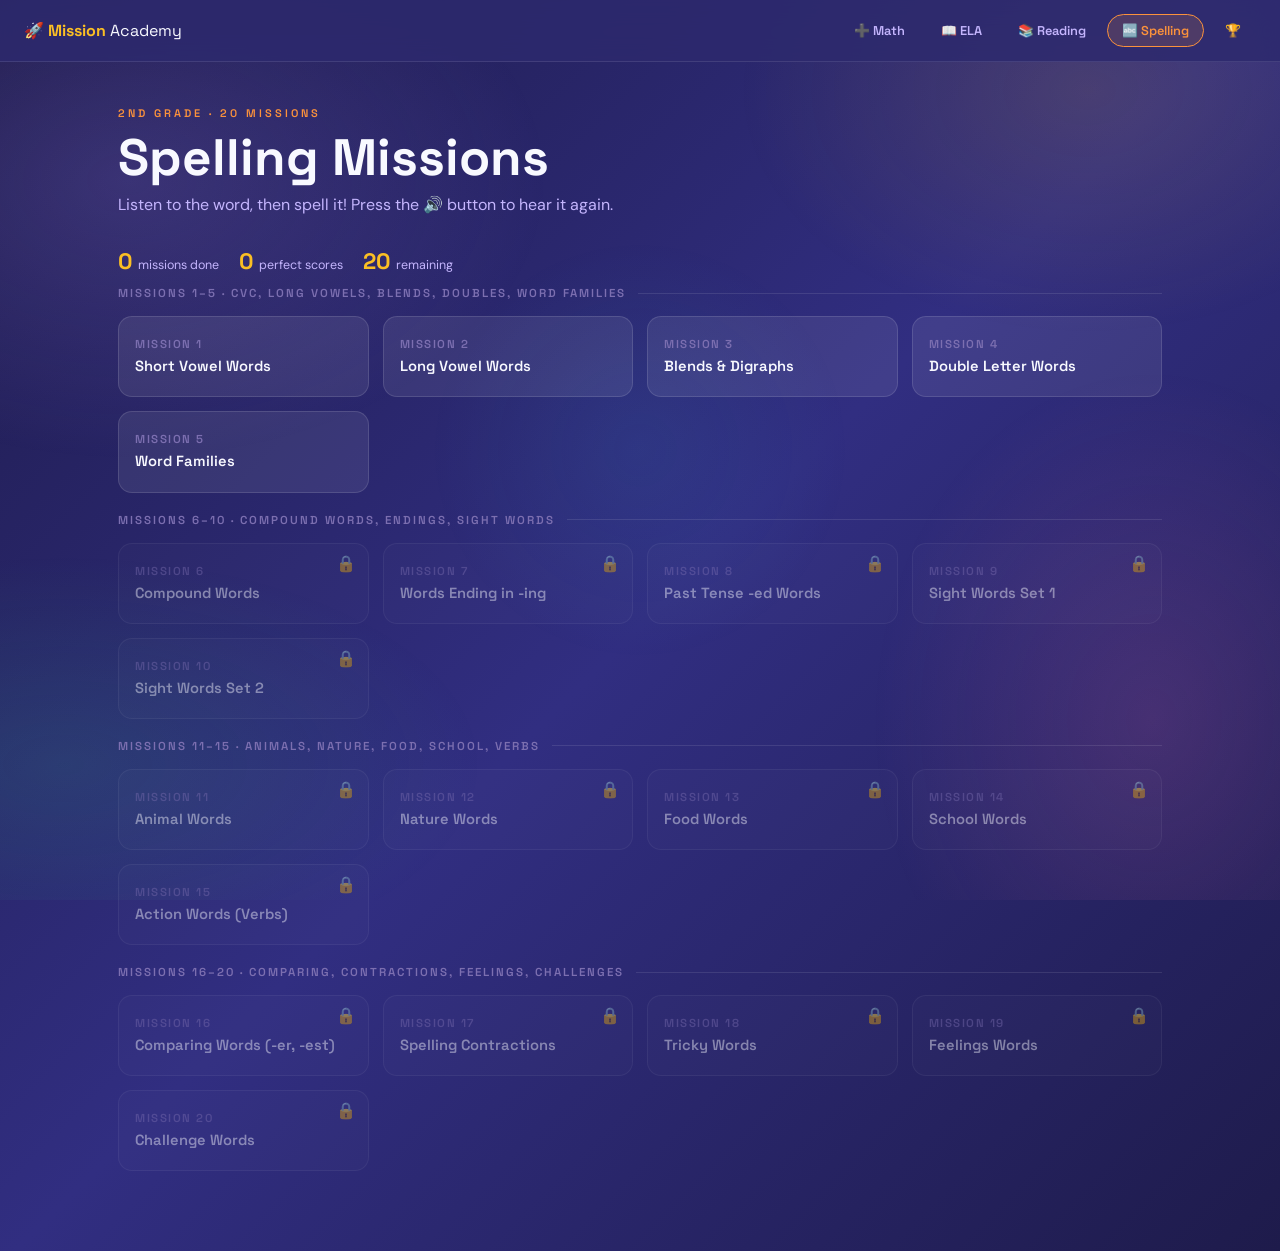
<file: spelling.html>
<!DOCTYPE html>
<html lang="en">
<head>
<meta charset="UTF-8">
<meta name="viewport" content="width=device-width, initial-scale=1.0">
<title>Spelling Missions — Mission Academy</title>
<link rel="stylesheet" href="styles.css">
<style>
  .spell-theme { --accent: #fb923c; }
  .spell-accent { color: #fb923c !important; }
  .spell-theme .nav-tab.active-spelling { background: rgba(251,146,60,0.15); color: #fb923c; border-color: #fb923c; }
  .spell-theme .mission-btn:hover:not(.locked) { border-color: rgba(251,146,60,0.35); }
  .spell-theme .q-progress-fill { background: #fb923c; }
  .spell-theme .q-mission-label { color: #fb923c; }

  /* Speaker button */
  .speak-area {
    display: flex;
    flex-direction: column;
    align-items: center;
    gap: 14px;
    margin-bottom: 24px;
  }
  .speak-btn {
    background: linear-gradient(135deg, rgba(251,146,60,0.2), rgba(251,146,60,0.08));
    border: 2px solid rgba(251,146,60,0.4);
    border-radius: 50%;
    width: 90px; height: 90px;
    font-size: 2.4rem;
    cursor: pointer;
    transition: transform 0.15s, box-shadow 0.15s;
    display: flex; align-items: center; justify-content: center;
    color: #fb923c;
  }
  .speak-btn:hover { transform: scale(1.07); box-shadow: 0 0 0 8px rgba(251,146,60,0.12); }
  .speak-btn:active { transform: scale(0.96); }
  .speak-btn.speaking { animation: speakPulse 0.8s ease-in-out infinite; }
  @keyframes speakPulse {
    0%,100% { box-shadow: 0 0 0 0 rgba(251,146,60,0.4); }
    50%      { box-shadow: 0 0 0 14px rgba(251,146,60,0); }
  }
  .speak-label {
    font-family: 'Space Grotesk', sans-serif;
    font-size: 0.85rem;
    color: var(--soft);
    font-weight: 600;
  }
  .speak-sub {
    font-size: 0.78rem;
    color: var(--dim);
    text-align: center;
    margin-top: -8px;
  }

  /* Blank letter display */
  .word-blanks {
    display: flex;
    gap: 8px;
    justify-content: center;
    flex-wrap: wrap;
    margin-bottom: 20px;
  }
  .letter-blank {
    width: 36px; height: 42px;
    border-bottom: 2px solid rgba(255,255,255,0.2);
    display: flex; align-items: center; justify-content: center;
    font-family: 'Space Grotesk', sans-serif;
    font-size: 1.3rem;
    font-weight: 700;
    color: var(--white);
    transition: border-color 0.2s;
  }
  .letter-blank.filled { border-color: #fb923c; }

  /* Sentence context */
  .spell-context {
    background: rgba(251,146,60,0.06);
    border: 1px solid rgba(251,146,60,0.15);
    border-radius: 10px;
    padding: 10px 14px;
    font-size: 0.9rem;
    color: var(--soft);
    margin-bottom: 16px;
    text-align: center;
    line-height: 1.5;
  }
  .spell-context strong { color: var(--white); }
</style>
</head>
<body class="spell-theme">

<nav class="top-nav">
  <a href="index.html" class="nav-logo">🚀 Mission <span>Academy</span></a>
  <div style="display:flex;align-items:center;gap:12px;">
    <span class="nav-student-name" id="navName"></span>
    <div class="nav-tabs">
      <a href="math.html"     class="nav-tab">➕ Math</a>
      <a href="ela.html"      class="nav-tab">📖 ELA</a>
      <a href="reading.html"  class="nav-tab">📚 Reading</a>
      <a href="spelling.html" class="nav-tab active-spelling">🔤 Spelling</a>
      <a href="trophies.html" class="nav-tab">🏆</a>
    </div>
  </div>
</nav>

<div class="page-header">
  <div class="page-eyebrow spell-accent">2nd Grade · 20 Missions</div>
  <h1 class="page-title">Spelling Missions</h1>
  <p class="page-subtitle">Listen to the word, then spell it! Press the 🔊 button to hear it again.</p>
</div>

<div class="grid-summary" id="gridSummary"></div>
<div class="missions-grid" id="missionsGrid"></div>
<div class="confetti-wrap" id="confettiWrap"></div>

<!-- LOCK MODAL -->
<div class="modal-overlay hidden" id="lockModal">
  <div class="modal-box">
    <button class="q-close-btn" onclick="closeLockModal()">✕</button>
    <div class="lock-icon">🔒</div>
    <h2 class="lock-title">Checkpoint Mission</h2>
    <p class="lock-desc">Ask your teacher for the unlock code to continue!</p>
    <input class="lock-input" id="lockInput" type="password" placeholder="Enter code" maxlength="12">
    <div class="lock-error" id="lockError"></div>
    <button class="lock-submit" onclick="submitLockCode()">Unlock Mission</button>
    <button class="lock-cancel" onclick="closeLockModal()">Go back</button>
  </div>
</div>

<!-- SPELLING MODAL -->
<div class="modal-overlay hidden" id="spellingModal">
  <div class="modal-box">
    <button class="q-close-btn" onclick="closeSpellingModal()">✕</button>
    <div class="q-header">
      <div>
        <div class="q-mission-label spell-accent" id="qMissionLabel"></div>
        <div class="q-number" id="qNumber"></div>
      </div>
      <div class="q-progress-bar"><div class="q-progress-fill" id="qProgressFill" style="width:0%"></div></div>
    </div>
    <div class="beat-banner hidden" id="beatBanner">
      <span>🎯</span>
      <span>Your best: <span class="beat-score" id="beatScore"></span> — try to beat it!</span>
    </div>
    <div class="streak-banner" id="streakBanner"></div>
    <div class="lives-row" id="livesRow"></div>

    <!-- Speaker -->
    <div class="speak-area">
      <button class="speak-btn" id="speakBtn" onclick="speakWord()">🔊</button>
      <div class="speak-label">Tap to hear the word</div>
      <div class="speak-sub">You can tap as many times as you need!</div>
    </div>

    <!-- Letter count blanks -->
    <div class="word-blanks" id="wordBlanks"></div>

    <!-- Context sentence -->
    <div class="spell-context" id="spellContext"></div>

    <!-- Input -->
    <div class="q-input-row">
      <input class="q-input" id="spellingInput" type="text" placeholder="Type your spelling…" autocomplete="off" spellcheck="false">
      <button class="q-submit-btn" onclick="checkSpelling()" style="background:#fb923c;">Check</button>
    </div>
    <div class="hint-row">
      <button class="hint-btn" id="hintBtn" onclick="showHint()" style="color:#fb923c;border-color:rgba(251,146,60,0.3);">💡 Hint</button>
    </div>
    <div class="hint-box hidden" id="hintBox" style="color:#fb923c;border-color:rgba(251,146,60,0.2);background:rgba(251,146,60,0.06);"></div>
    <div class="q-feedback" id="qFeedback"></div>
    <div id="qActionArea"></div>
  </div>
</div>

<!-- GAME OVER MODAL -->
<div class="modal-overlay hidden" id="gameOverModal">
  <div class="modal-box" style="text-align:center;">
    <div class="gameover-emoji">💔</div>
    <div class="gameover-title">Out of Lives!</div>
    <p class="gameover-msg">You spelled <strong id="gameOverScore"></strong> words correctly!<br>Listen carefully and try again! 💪</p>
    <div class="result-btns">
      <button class="result-btn primary" onclick="retryFromGameOver()">Try Again 💪</button>
      <button class="result-btn secondary" onclick="closeGameOver()">Mission List</button>
    </div>
  </div>
</div>

<!-- RESULT MODAL -->
<div class="modal-overlay hidden" id="resultModal">
  <div class="modal-box">
    <div class="result-emoji" id="resultEmoji"></div>
    <div class="result-title" id="resultTitle"></div>
    <div class="result-score" id="resultScore"></div>
    <div class="result-subtitle" id="resultSubtitle"></div>
    <div id="resultBeatMsg" style="text-align:center;color:var(--success);font-family:'Space Grotesk',sans-serif;font-weight:600;font-size:0.95rem;margin-bottom:16px;"></div>
    <div class="result-btns">
      <button class="result-btn primary" onclick="retryMission()">Try Again</button>
      <button class="result-btn secondary" onclick="closeResultModal()">Mission List</button>
    </div>
  </div>
</div>

<script src="config.js"></script>
<script src="engine.js"></script>
<script src="teacher-panel.js"></script>
<script>
// ─── Spelling Word Banks ───────────────────────────────────────────────────
const SPELL_MISSIONS = [
  // 1: Short vowel CVC words
  { name: "Short Vowel Words", words: [
    {w:"cat",  ctx:"The ___ sat on the mat.",      hint:"Starts with C, rhymes with bat"},
    {w:"dog",  ctx:"My ___ likes to run.",         hint:"Starts with D, man's best friend"},
    {w:"sun",  ctx:"The ___ is bright today.",     hint:"Starts with S, shines in the sky"},
    {w:"bed",  ctx:"I sleep in my ___.",            hint:"Starts with B, you sleep on it"},
    {w:"cup",  ctx:"She drank from a ___.",         hint:"Starts with C, you drink from it"},
    {w:"hat",  ctx:"He wore a red ___.",            hint:"Starts with H, you wear it on your head"},
    {w:"pig",  ctx:"The ___ rolled in the mud.",   hint:"Starts with P, a farm animal"},
    {w:"hop",  ctx:"Rabbits like to ___.",          hint:"Starts with H, what a rabbit does"},
    {w:"jet",  ctx:"The ___ flew high in the sky.",hint:"Starts with J, a fast airplane"},
    {w:"bug",  ctx:"A tiny ___ crawled on the leaf.",hint:"Starts with B, a small insect"},
  ]},
  // 2: Long vowel silent-e words
  { name: "Long Vowel Words", words: [
    {w:"cake",  ctx:"She blew out the candles on her birthday ___.",hint:"Starts with C, a birthday treat"},
    {w:"bike",  ctx:"He rode his ___ to school.",   hint:"Starts with B, you pedal it"},
    {w:"home",  ctx:"We walked ___ after school.",  hint:"Starts with H, where you live"},
    {w:"cute",  ctx:"The puppy is so ___.",         hint:"Starts with C, means adorable"},
    {w:"pine",  ctx:"A ___ tree is always green.",  hint:"Starts with P, an evergreen tree"},
    {w:"dive",  ctx:"The swimmer did a big ___.",   hint:"Starts with D, jumping into water"},
    {w:"late",  ctx:"He was ___ to school today.", hint:"Starts with L, opposite of early"},
    {w:"hope",  ctx:"I ___ it doesn't rain.",      hint:"Starts with H, to wish for something"},
    {w:"stone", ctx:"She threw a ___ into the pond.",hint:"Starts with S, a small rock"},
    {w:"smile", ctx:"She wore a big ___ all day.", hint:"Starts with S, what you do when happy"},
  ]},
  // 3: Blends and digraphs
  { name: "Blends & Digraphs", words: [
    {w:"ship",  ctx:"The big ___ sailed across the ocean.",hint:"Starts with SH, travels on water"},
    {w:"chip",  ctx:"He ate a potato ___.",         hint:"Starts with CH, a crunchy snack"},
    {w:"that",  ctx:"___ is my favorite book.",     hint:"Starts with TH, a pointing word"},
    {w:"whip",  ctx:"The baker used a ___ for the cream.",hint:"Starts with WH, a cooking tool"},
    {w:"clap",  ctx:"The audience began to ___.",   hint:"Starts with CL, what hands do"},
    {w:"drip",  ctx:"Water began to ___ from the faucet.",hint:"Starts with DR, water falling slowly"},
    {w:"flag",  ctx:"The ___ waved in the wind.",  hint:"Starts with FL, flies on a pole"},
    {w:"trip",  ctx:"We went on a field ___.",      hint:"Starts with TR, a short journey"},
    {w:"shop",  ctx:"We went to the ___ for milk.", hint:"Starts with SH, a place to buy things"},
    {w:"chin",  ctx:"She rested her ___ in her hand.",hint:"Starts with CH, part of your face"},
  ]},
  // 4: Double letters
  { name: "Double Letter Words", words: [
    {w:"ball",  ctx:"Kick the ___ into the goal.",  hint:"Has LL, you play sports with it"},
    {w:"bell",  ctx:"The ___ rang at the end of class.",hint:"Has LL, it makes a ringing sound"},
    {w:"hill",  ctx:"We ran up the big ___.",       hint:"Has LL, a small mountain"},
    {w:"miss",  ctx:"I ___ my grandma when she goes home.",hint:"Has SS, to feel sad someone is gone"},
    {w:"well",  ctx:"She did very ___ on the test.", hint:"Has LL, also a place to get water"},
    {w:"egg",   ctx:"The hen laid an ___.",          hint:"Has GG, breakfast food"},
    {w:"add",   ctx:"Can you ___ these numbers?",   hint:"Has DD, to put numbers together"},
    {w:"odd",   ctx:"7 is an ___ number.",          hint:"Has DD, not even"},
    {w:"buzz",  ctx:"The bee began to ___.",        hint:"Has ZZ, the sound a bee makes"},
    {w:"full",  ctx:"After dinner, I felt ___.",    hint:"Has LL, not empty"},
  ]},
  // 5: Word families -ight, -ight, -ay, -ow
  { name: "Word Families", words: [
    {w:"light",  ctx:"Please turn on the ___ .",    hint:"Ends with IGHT, rhymes with night"},
    {w:"night",  ctx:"Stars come out at ___.",      hint:"Ends with IGHT, opposite of day"},
    {w:"right",  ctx:"Turn ___ at the stop sign.",  hint:"Ends with IGHT, opposite of left"},
    {w:"play",   ctx:"Let's go outside and ___.",   hint:"Ends with AY, what kids do at recess"},
    {w:"stay",   ctx:"Please ___ at home today.",   hint:"Ends with AY, to remain somewhere"},
    {w:"rain",   ctx:"Don't forget your umbrella when it will ___.",hint:"Ends with AIN, water from clouds"},
    {w:"train",  ctx:"We rode the ___ to the city.", hint:"Ends with AIN, runs on tracks"},
    {w:"snow",   ctx:"Let's play in the ___.",      hint:"Ends with OW, white and cold"},
    {w:"grow",   ctx:"Plants need water to ___.",   hint:"Ends with OW, to get bigger"},
    {w:"throw",  ctx:"Can you ___ me the ball?",   hint:"Ends with OW, toss through the air"},
  ]},
  // 6: Compound words
  { name: "Compound Words", words: [
    {w:"sunshine",   ctx:"We played in the warm ___.",  hint:"SUN + SHINE"},
    {w:"rainbow",    ctx:"After the rain we saw a ___.", hint:"RAIN + BOW"},
    {w:"backpack",   ctx:"Put your books in your ___.",  hint:"BACK + PACK"},
    {w:"bedroom",    ctx:"I sleep in my ___.",           hint:"BED + ROOM"},
    {w:"outside",    ctx:"Let's go ___ to play.",       hint:"OUT + SIDE"},
    {w:"birthday",   ctx:"Today is my ___!",            hint:"BIRTH + DAY"},
    {w:"snowball",   ctx:"We made a giant ___.",        hint:"SNOW + BALL"},
    {w:"starfish",   ctx:"We found a ___ at the beach.", hint:"STAR + FISH"},
    {w:"cupcake",    ctx:"She decorated a ___ with frosting.",hint:"CUP + CAKE"},
    {w:"football",   ctx:"We played ___ at recess.",    hint:"FOOT + BALL"},
  ]},
  // 7: -ing words
  { name: "Words Ending in -ing", words: [
    {w:"running",  ctx:"She is ___ to catch the bus.",  hint:"RUN + NING (double the N)"},
    {w:"jumping",  ctx:"The kids are ___ on the trampoline.",hint:"JUMP + ING"},
    {w:"singing",  ctx:"He is ___ his favorite song.",  hint:"SING + ING"},
    {w:"cooking",  ctx:"Mom is ___ dinner tonight.",    hint:"COOK + ING"},
    {w:"reading",  ctx:"She loves ___ before bed.",     hint:"READ + ING"},
    {w:"playing",  ctx:"The children are ___ outside.", hint:"PLAY + ING"},
    {w:"writing",  ctx:"He is ___ a story.",            hint:"WRITE - E + ING"},
    {w:"swimming", ctx:"The fish are ___ in the tank.", hint:"SWIM + MING (double the M)"},
    {w:"smiling",  ctx:"She kept ___ all day.",         hint:"SMILE - E + ING"},
    {w:"helping",  ctx:"He is ___ his sister.",         hint:"HELP + ING"},
  ]},
  // 8: -ed words past tense
  { name: "Past Tense -ed Words", words: [
    {w:"jumped",  ctx:"She ___ over the puddle.",       hint:"JUMP + ED"},
    {w:"walked",  ctx:"We ___ to school today.",        hint:"WALK + ED"},
    {w:"played",  ctx:"The kids ___ at the park.",      hint:"PLAY + ED"},
    {w:"cooked",  ctx:"Dad ___ a big dinner.",          hint:"COOK + ED"},
    {w:"painted", ctx:"She ___ a beautiful picture.",   hint:"PAINT + ED"},
    {w:"smiled",  ctx:"He ___ when he saw the puppy.",  hint:"SMILE - E + ED (drop the e)"},
    {w:"chased",  ctx:"The dog ___ the cat.",           hint:"CHASE - E + ED"},
    {w:"stopped", ctx:"The bus ___ at the corner.",     hint:"STOP + PED (double the P)"},
    {w:"helped",  ctx:"She ___ her mom clean up.",      hint:"HELP + ED"},
    {w:"looked",  ctx:"He ___ both ways before crossing.",hint:"LOOK + ED"},
  ]},
  // 9: Sight words
  { name: "Sight Words Set 1", words: [
    {w:"because",  ctx:"I stayed home ___ I was sick.", hint:"Starts with B, explains a reason"},
    {w:"friend",   ctx:"She is my best ___.",           hint:"Starts with FR, someone you like"},
    {w:"again",    ctx:"Can you say that ___?",         hint:"Starts with AG, one more time"},
    {w:"before",   ctx:"Wash your hands ___ you eat.", hint:"Starts with B, earlier than something"},
    {w:"every",    ctx:"I brush my teeth ___ morning.", hint:"Starts with E, each one"},
    {w:"people",   ctx:"Many ___ came to the parade.", hint:"Starts with P, more than one person"},
    {w:"school",   ctx:"We learn at ___.",              hint:"Starts with S, where you learn"},
    {w:"could",    ctx:"She ___ run very fast.",        hint:"Starts with C, past form of can"},
    {w:"would",    ctx:"He ___ like some water please.",hint:"Starts with W, past form of will"},
    {w:"should",   ctx:"You ___ eat your vegetables.", hint:"Starts with SH, telling someone what is right"},
  ]},
  // 10: Sight words 2
  { name: "Sight Words Set 2", words: [
    {w:"water",    ctx:"Please drink your ___.",        hint:"Starts with W, you drink it"},
    {w:"always",   ctx:"She ___ smiles at everyone.", hint:"Starts with AL, every time"},
    {w:"never",    ctx:"I have ___ been to the moon.", hint:"Starts with N, not ever"},
    {w:"together", ctx:"Let's work ___ as a team.",   hint:"Starts with T, as a group"},
    {w:"around",   ctx:"We walked ___ the block.",    hint:"Starts with AR, in a circle"},
    {w:"enough",   ctx:"Do we have ___ chairs?",      hint:"Starts with E, as much as needed"},
    {w:"through",  ctx:"She walked ___ the door.",    hint:"Starts with TH, from one side to the other"},
    {w:"thought",  ctx:"He ___ about the answer.",    hint:"Starts with TH, past tense of think"},
    {w:"brought",  ctx:"She ___ her lunch to school.",hint:"Starts with BR, past tense of bring"},
    {w:"though",   ctx:"Even ___ it rained, we had fun.",hint:"Starts with TH, rhymes with go"},
  ]},
  // 11: Animals
  { name: "Animal Words", words: [
    {w:"rabbit",  ctx:"The ___ hopped across the yard.",  hint:"Starts with R, has long ears"},
    {w:"turtle",  ctx:"The ___ moved slowly on the path.",hint:"Starts with T, has a shell"},
    {w:"monkey",  ctx:"The ___ swung from tree to tree.", hint:"Starts with M, loves bananas"},
    {w:"parrot",  ctx:"The ___ can talk and repeat words.",hint:"Starts with P, a colorful bird"},
    {w:"lizard",  ctx:"A ___ sunned itself on the rock.", hint:"Starts with L, a reptile"},
    {w:"spider",  ctx:"A ___ spun a web in the corner.", hint:"Starts with S, has 8 legs"},
    {w:"squirrel",ctx:"The ___ hid nuts in the tree.",   hint:"Starts with SQ, likes to collect acorns"},
    {w:"dolphin", ctx:"The ___ leaped out of the water.",hint:"Starts with D, a smart sea mammal"},
    {w:"penguin", ctx:"The ___ waddled across the ice.",  hint:"Starts with P, lives in cold places"},
    {w:"leopard", ctx:"The ___ has spots on its fur.",   hint:"Starts with L, a big spotted cat"},
  ]},
  // 12: Nature words
  { name: "Nature Words", words: [
    {w:"flower", ctx:"She picked a pretty ___ from the garden.",hint:"Starts with F, grows in gardens"},
    {w:"forest", ctx:"Many animals live in the ___.",            hint:"Starts with F, a big area of trees"},
    {w:"mountain",ctx:"Snow sits on top of the ___.",           hint:"Starts with M, very tall land"},
    {w:"thunder", ctx:"We heard loud ___ during the storm.",    hint:"Starts with TH, a loud storm sound"},
    {w:"shadow",  ctx:"My ___ was longer in the evening.",      hint:"Starts with SH, a dark shape made by light"},
    {w:"breeze",  ctx:"A cool ___ blew through the window.",   hint:"Starts with BR, a light wind"},
    {w:"pebble",  ctx:"She picked up a smooth ___ by the lake.",hint:"Starts with P, a small stone"},
    {w:"puddle",  ctx:"He jumped over the ___ on the sidewalk.",hint:"Starts with P, a small pool of water"},
    {w:"stream",  ctx:"Fish swam in the clear ___.",            hint:"Starts with STR, a small river"},
    {w:"garden",  ctx:"We grew tomatoes in our ___.",           hint:"Starts with G, where plants grow"},
  ]},
  // 13: Food words
  { name: "Food Words", words: [
    {w:"apple",   ctx:"She packed an ___ in her lunch.",        hint:"Starts with A, a red or green fruit"},
    {w:"bread",   ctx:"He spread butter on the ___.",          hint:"Starts with BR, you make sandwiches with it"},
    {w:"cheese",  ctx:"She put ___ on her sandwich.",          hint:"Starts with CH, yellow and melts"},
    {w:"orange",  ctx:"He peeled an ___ for a snack.",        hint:"Starts with O, a citrus fruit"},
    {w:"carrot",  ctx:"Rabbits love to eat ___s.",            hint:"Starts with C, an orange vegetable"},
    {w:"grapes",  ctx:"She washed a bunch of ___.",           hint:"Starts with GR, small purple or green fruits"},
    {w:"cookie",  ctx:"Grandma baked a chocolate chip ___.", hint:"Starts with C, a sweet baked treat"},
    {w:"noodle",  ctx:"He slurped a long ___.",              hint:"Starts with N, used in soup and pasta"},
    {w:"butter",  ctx:"She spread ___ on her toast.",        hint:"Starts with B, yellow and creamy"},
    {w:"muffin",  ctx:"She grabbed a blueberry ___ for breakfast.",hint:"Starts with M, a small baked treat"},
  ]},
  // 14: School words
  { name: "School Words", words: [
    {w:"pencil",  ctx:"He sharpened his ___ before the test.", hint:"Starts with P, you write with it"},
    {w:"eraser",  ctx:"She used an ___ to fix her mistake.",  hint:"Starts with E, removes pencil marks"},
    {w:"folder",  ctx:"Keep your papers in your ___.",        hint:"Starts with F, holds papers"},
    {w:"library", ctx:"We borrowed books from the ___.",      hint:"Starts with L, a place full of books"},
    {w:"marker",  ctx:"She wrote her name with a ___.",       hint:"Starts with M, writes in color"},
    {w:"journal", ctx:"He wrote about his day in his ___.",  hint:"Starts with J, a writing book"},
    {w:"lesson",  ctx:"Today's ___ was about fractions.",     hint:"Starts with L, something you are taught"},
    {w:"project", ctx:"We worked on our science ___ all week.",hint:"Starts with P, a big class assignment"},
    {w:"science", ctx:"___ class was very interesting today.",hint:"Starts with SC, a subject in school"},
    {w:"subject", ctx:"Math is my favorite ___ in school.",  hint:"Starts with S, a topic you study"},
  ]},
  // 15: Action words
  { name: "Action Words (Verbs)", words: [
    {w:"climb",  ctx:"She likes to ___ the jungle gym.",      hint:"Starts with CL, going up"},
    {w:"crawl",  ctx:"The baby began to ___ across the floor.",hint:"Starts with CR, moving on hands and knees"},
    {w:"giggle", ctx:"The joke made her ___.",                hint:"Starts with G, a small laugh"},
    {w:"whisper",ctx:"Please ___ in the library.",           hint:"Starts with WH, talking very softly"},
    {w:"scream", ctx:"She let out a big ___ on the roller coaster.",hint:"Starts with SCR, a very loud yell"},
    {w:"sprint", ctx:"He did a fast ___ to the finish line.",hint:"Starts with SPR, running very fast"},
    {w:"splash", ctx:"She did a big ___ in the pool.",       hint:"Starts with SPL, water flying around"},
    {w:"wobble", ctx:"The table started to ___ on the uneven floor.",hint:"Starts with W, shaking back and forth"},
    {w:"stumble",ctx:"He started to ___ on the rocky path.",hint:"Starts with ST, almost falling"},
    {w:"stretch",ctx:"Remember to ___ before you run.",     hint:"Starts with STR, making muscles longer"},
  ]},
  // 16: -er -est endings
  { name: "Comparing Words (-er, -est)", words: [
    {w:"taller",  ctx:"Maria is ___ than her brother.",       hint:"TALL + ER"},
    {w:"tallest", ctx:"She is the ___ person in the class.",  hint:"TALL + EST"},
    {w:"faster",  ctx:"The cheetah is ___ than the horse.",   hint:"FAST + ER"},
    {w:"fastest", ctx:"The cheetah is the ___ land animal.",  hint:"FAST + EST"},
    {w:"bigger",  ctx:"An elephant is ___ than a dog.",       hint:"BIG + GER (double the G)"},
    {w:"biggest", ctx:"The blue whale is the ___ animal.",    hint:"BIG + GEST (double the G)"},
    {w:"brighter",ctx:"This star is ___ than that one.",      hint:"BRIGHT + ER"},
    {w:"softer",  ctx:"The pillow is ___ than the chair.",    hint:"SOFT + ER"},
    {w:"colder",  ctx:"January is ___ than October.",         hint:"COLD + ER"},
    {w:"coldest", ctx:"Winter is the ___ season.",            hint:"COLD + EST"},
  ]},
  // 17: Contractions spelling
  { name: "Spelling Contractions", words: [
    {w:"don't",    ctx:"I ___ like spicy food.",              hint:"DO + NOT = don't"},
    {w:"can't",    ctx:"She ___ reach the top shelf.",        hint:"CAN + NOT = can't"},
    {w:"isn't",    ctx:"That ___ the right answer.",          hint:"IS + NOT = isn't"},
    {w:"doesn't",  ctx:"He ___ like to wake up early.",      hint:"DOES + NOT = doesn't"},
    {w:"won't",    ctx:"The dog ___ stop barking.",           hint:"WILL + NOT = won't (irregular)"},
    {w:"I'm",      ctx:"___ going to the park after school.", hint:"I + AM = I'm"},
    {w:"they're",  ctx:"___ coming to the party.",            hint:"THEY + ARE = they're"},
    {w:"we're",    ctx:"___ going on a field trip.",          hint:"WE + ARE = we're"},
    {w:"it's",     ctx:"___ raining outside.",                hint:"IT + IS = it's"},
    {w:"didn't",   ctx:"She ___ finish her homework.",        hint:"DID + NOT = didn't"},
  ]},
  // 18: Tricky words
  { name: "Tricky Words", words: [
    {w:"eight",   ctx:"An octopus has ___ arms.",             hint:"Starts with E, the number after 7"},
    {w:"write",   ctx:"Please ___ your name at the top.",     hint:"Starts with WR, what you do with a pencil"},
    {w:"knight",  ctx:"The ___ wore shining armor.",          hint:"Starts with KN, a warrior on a horse"},
    {w:"answer",  ctx:"Do you know the ___ to the question?", hint:"Starts with AN, a reply"},
    {w:"climb",   ctx:"Can you ___ that tree?",               hint:"Starts with CL, the B is silent"},
    {w:"island",  ctx:"They sailed to a tiny ___.",           hint:"Starts with IS, land surrounded by water"},
    {w:"listen",  ctx:"Please ___ carefully to the directions.",hint:"Starts with L, the T is silent"},
    {w:"pretty",  ctx:"She wore a ___ dress to the party.",  hint:"Starts with PR, means beautiful"},
    {w:"which",   ctx:"___ book do you want to read?",        hint:"Starts with WH, a choosing word"},
    {w:"watch",   ctx:"He checked his ___ for the time.",    hint:"Starts with W, tells time — also to observe"},
  ]},
  // 19: Feelings words
  { name: "Feelings Words", words: [
    {w:"happy",   ctx:"She felt ___ on her birthday.",        hint:"Starts with H, a good feeling"},
    {w:"scared",  ctx:"He was ___ of the loud thunder.",      hint:"Starts with SC, afraid feeling"},
    {w:"angry",   ctx:"She felt ___ when her toy was broken.",hint:"Starts with A, mad feeling"},
    {w:"nervous", ctx:"He felt ___ before his first game.",   hint:"Starts with N, worried feeling"},
    {w:"proud",   ctx:"She felt ___ after winning the race.", hint:"Starts with PR, feeling good about yourself"},
    {w:"lonely",  ctx:"He felt ___ when his friend moved away.",hint:"Starts with L, feeling alone"},
    {w:"excited", ctx:"She was ___ about the field trip.",    hint:"Starts with EX, very happy and eager"},
    {w:"worried", ctx:"He was ___ that he forgot his homework.",hint:"Starts with W, feeling anxious"},
    {w:"gentle",  ctx:"She was ___ when she held the baby.",  hint:"Starts with G, soft and kind"},
    {w:"patient", ctx:"He was ___ while waiting in line.",   hint:"Starts with P, able to wait calmly"},
  ]},
  // 20: Mixed challenge
  { name: "Challenge Words", words: [
    {w:"journey",  ctx:"They went on a long ___ across the land.",hint:"Starts with J, a long trip"},
    {w:"village",  ctx:"The small ___ had only ten houses.",      hint:"Starts with V, a tiny town"},
    {w:"treasure", ctx:"The pirates found buried ___.",           hint:"Starts with TR, something very valuable"},
    {w:"adventure",ctx:"They went on a wild ___ in the forest.", hint:"Starts with AD, an exciting experience"},
    {w:"imagine",  ctx:"Can you ___ a world without music?",     hint:"Starts with IM, to picture in your mind"},
    {w:"celebrate",ctx:"Let's ___ your amazing work!",           hint:"Starts with CE, to do something special for a good event"},
    {w:"discover", ctx:"Scientists love to ___ new things.",      hint:"Starts with DIS, to find something new"},
    {w:"whisper",  ctx:"She had to ___ so no one else could hear.",hint:"Starts with WH, talking very quietly"},
    {w:"shoulder", ctx:"She tapped him on the ___.",              hint:"Starts with SH, part of your body between neck and arm"},
    {w:"question", ctx:"She raised her hand to ask a ___.",      hint:"Starts with QU, something you ask"},
  ]},
];

const SUBJECT = 'spelling';
const ME = window.MissionEngine;
const MAX_LIVES=3;
let currentMission=null, wordList=[], wIndex=0, score=0, answered=false, pendingLock=null;
let streak=0, hintUsed=false, prevBest=null, justCompleted=null, lives=MAX_LIVES;
let currentWord='';

document.getElementById('navName').textContent = ME.getStudentName()||'';

// Text-to-speech
function speakWord(word) {
  const w = word || currentWord;
  if (!w) return;
  window.speechSynthesis.cancel();
  const btn = document.getElementById('speakBtn');
  if (btn) { btn.classList.add('speaking'); setTimeout(()=>btn.classList.remove('speaking'),800); }
  const utter = new SpeechSynthesisUtterance(w);
  utter.rate = 0.75; utter.pitch = 1.0; utter.volume = 1.0;
  // Try to get a clear voice
  const voices = window.speechSynthesis.getVoices();
  const preferred = voices.find(v => v.lang.startsWith('en') && v.localService);
  if (preferred) utter.voice = preferred;
  window.speechSynthesis.speak(utter);
}

// Load voices (some browsers need a trigger)
window.speechSynthesis.onvoiceschanged = () => window.speechSynthesis.getVoices();

function starsHTML(best, total=10) {
  if(best===null) return '';
  const pct=best/total, filled=pct===1?3:pct>=0.8?2:pct>=0.6?1:0;
  return '<div class="mission-stars">'+[0,1,2].map(i=>`<span class="mission-star">${i<filled?'⭐':'☆'}</span>`).join('')+'</div>';
}

function buildGrid(){
  const grid=document.getElementById('missionsGrid'); grid.innerHTML='';
  const sections=[
    {from:0,to:4, label:'Missions 1–5 · CVC, Long Vowels, Blends, Doubles, Word Families'},
    {from:5,to:9, label:'Missions 6–10 · Compound Words, Endings, Sight Words'},
    {from:10,to:14,label:'Missions 11–15 · Animals, Nature, Food, School, Verbs'},
    {from:15,to:19,label:'Missions 16–20 · Comparing, Contractions, Feelings, Challenges'},
  ];
  let totalDone=0, totalPerf=0;
  for(const section of sections){
    const div=document.createElement('div'); div.className='section-label';
    div.innerHTML=`<span>${section.label}</span>`; grid.appendChild(div);
    for(let i=section.from; i<=section.to; i++){
      const n=i+1;
      const locked=ME.isLocked(n,SUBJECT);
      const best=ME.getBest(n,SUBJECT);
      if(best!==null) totalDone++;
      if(best===10) totalPerf++;
      const btn=document.createElement('button');
      btn.className='mission-btn'+(locked?' locked':'')+(best!==null?' completed':'');
      btn.id=`missionBtn${n}`;
      btn.innerHTML=`
        ${best===10?'<div class="perfect-badge">Perfect!</div>':''}
        <div class="mission-number">Mission ${n}</div>
        <div class="mission-name">${SPELL_MISSIONS[i].name}</div>
        ${best!==null?`<div class="mission-score${best<7?' low':''}">Best: ${best}/10</div>${starsHTML(best)}`:''}
      `;
      if(n===justCompleted){ btn.classList.add('just-completed'); setTimeout(()=>btn.classList.remove('just-completed'),700); }
      btn.addEventListener('click',()=>clickMission(n,i,locked));
      grid.appendChild(btn);
    }
  }
  document.getElementById('gridSummary').innerHTML=`
    <div class="grid-stat"><div class="grid-stat-val">${totalDone}</div><div class="grid-stat-lbl">missions done</div></div>
    <div class="grid-stat"><div class="grid-stat-val">${totalPerf}</div><div class="grid-stat-lbl">perfect scores</div></div>
    <div class="grid-stat"><div class="grid-stat-val">${20-totalDone}</div><div class="grid-stat-lbl">remaining</div></div>
  `;
}

function clickMission(n,i,locked){
  if(locked){
    pendingLock=n; document.getElementById('lockInput').value=''; document.getElementById('lockError').textContent='';
    document.getElementById('lockModal').classList.remove('hidden');
    setTimeout(()=>document.getElementById('lockInput').focus(),50);
  } else { startMission(n,i); }
}

function closeLockModal(){ document.getElementById('lockModal').classList.add('hidden'); pendingLock=null; }
function submitLockCode(){
  const code=document.getElementById('lockInput').value.trim().toUpperCase();
  if(ME.unlockMission(pendingLock,SUBJECT,code)){ closeLockModal(); buildGrid(); }
  else document.getElementById('lockError').textContent='That code is not correct. Ask your teacher!';
}
document.getElementById('lockInput').addEventListener('keydown',e=>{if(e.key==='Enter')submitLockCode();});

function startMission(n,i){
  currentMission=n;
  wordList=ME.shuffle([...SPELL_MISSIONS[i].words]);
  wIndex=0; score=0; streak=0; lives=MAX_LIVES;
  prevBest=ME.getBest(n,SUBJECT);
  document.getElementById('qMissionLabel').textContent=`Mission ${n} — Spelling`;
  const bb=document.getElementById('beatBanner');
  if(prevBest!==null){ document.getElementById('beatScore').textContent=`${prevBest}/10`; bb.classList.remove('hidden'); }
  else bb.classList.add('hidden');
  renderHearts();
  document.getElementById('spellingModal').classList.remove('hidden');
  showWord();
}

function showWord(){
  const item=wordList[wIndex]; currentWord=item.w; answered=false; hintUsed=false;
  document.getElementById('qNumber').textContent=`Word ${wIndex+1} of ${wordList.length}`;
  document.getElementById('qProgressFill').style.width=`${(wIndex/wordList.length)*100}%`;
  document.getElementById('qFeedback').textContent=''; document.getElementById('qFeedback').className='q-feedback';
  const hintBox=document.getElementById('hintBox');
  hintBox.classList.add('hidden'); hintBox.textContent='';
  const hintBtn=document.getElementById('hintBtn'); hintBtn.disabled=!item.hint; hintBtn.textContent='💡 Hint';
  document.getElementById('qActionArea').innerHTML='';

  // Show blanks
  document.getElementById('wordBlanks').innerHTML=item.w.split('').map(()=>'<div class="letter-blank">_</div>').join('');
  // Context
  document.getElementById('spellContext').innerHTML=item.ctx.replace('___',`<strong>${'_'.repeat(item.w.length)}</strong>`);
  // Clear input
  const inp=document.getElementById('spellingInput'); inp.value=''; inp.className='q-input'; inp.disabled=false;
  // Live blanks update
  inp.oninput=()=>{
    const letters=inp.value.toLowerCase().split('');
    document.querySelectorAll('.letter-blank').forEach((b,i)=>{
      b.textContent=letters[i]||'_'; b.className='letter-blank'+(letters[i]?' filled':'');
    });
  };
  updateStreakBanner();
  // Speak after short delay
  setTimeout(()=>speakWord(item.w), 400);
  setTimeout(()=>inp.focus(), 500);
  inp.onkeydown=e=>{if(e.key==='Enter'&&!answered)checkSpelling();};
}

function showHint(){
  const item=wordList[wIndex]; if(hintUsed) return;
  hintUsed=true;
  document.getElementById('hintBox').textContent=item.hint;
  document.getElementById('hintBox').classList.remove('hidden');
  document.getElementById('hintBtn').disabled=true;
  ME.AudioFX.hint();
}

function updateStreakBanner(){
  const el=document.getElementById('streakBanner');
  if(streak>=3){ el.classList.add('visible'); el.textContent=`🔥 ${streak} in a row!`; }
  else el.classList.remove('visible');
}

function renderHearts(){
  const row=document.getElementById('livesRow');
  row.innerHTML='<span class="lives-label">Lives</span>'+[0,1,2].map(i=>`<span class="heart${i>=lives?' lost':''}" id="heart${i}">❤️</span>`).join('');
}
function loseHeart(){
  if(lives<=0)return;lives--;
  const h=document.getElementById(`heart${lives}`);
  if(h){h.className='heart animating';setTimeout(()=>{h.className='heart lost';},400);}
  setTimeout(renderHearts,50);
}
function triggerGameOver(){
  window.speechSynthesis.cancel();
  document.getElementById('spellingModal').classList.add('hidden');
  document.getElementById('gameOverScore').textContent=`${score}/${wordList.length}`;
  document.getElementById('gameOverModal').classList.remove('hidden');
}
function retryFromGameOver(){document.getElementById('gameOverModal').classList.add('hidden');const i=currentMission-1;startMission(currentMission,i);}
function closeGameOver(){document.getElementById('gameOverModal').classList.add('hidden');currentMission=null;}

function checkSpelling(){
  if(answered) return;
  const inp=document.getElementById('spellingInput'); if(!inp) return;
  const val=inp.value.trim().toLowerCase(), correct=currentWord.toLowerCase();
  answered=true; inp.disabled=true;
  const fb=document.getElementById('qFeedback');
  // Reveal word in blanks
  document.querySelectorAll('.letter-blank').forEach((b,i)=>{
    b.textContent=correct[i]||''; b.className='letter-blank filled';
  });
  if(val===correct){
    inp.className='q-input correct'; score++; streak++;
    ME.AudioFX.correct();
    fb.className='q-feedback correct'; fb.textContent='✓ Correct!';
  } else {
    inp.className='q-input wrong'; streak=0;
    ME.AudioFX.wrong();
    loseHeart();
    fb.className='q-feedback wrong'; fb.textContent='Not quite — listen again and try next time! 💪';
    // Speak the word again so they hear it
    setTimeout(()=>speakWord(correct),600);
    if(lives<=0){setTimeout(triggerGameOver,900);return;}
  }
  if(streak>0&&streak%3===0) setTimeout(()=>ME.AudioFX.streak(),200);
  const isLast=wIndex+1>=wordList.length;
  document.getElementById('qActionArea').innerHTML=`<button class="q-next-btn" onclick="${isLast?'finishMission':'nextWord'}()">${isLast?'🏁 See Results':'Next Word →'}</button>`;
}

function nextWord(){ wIndex++; showWord(); }
function closeSpellingModal(){ document.getElementById('spellingModal').classList.add('hidden'); currentMission=null; }

function spawnConfetti(){
  const wrap=document.getElementById('confettiWrap'); wrap.innerHTML='';
  const colors=['#fb923c','#f5a623','#4ecdc4','#56cf8a','#e84393','#f0f4ff'];
  for(let i=0;i<60;i++){
    const p=document.createElement('div'); p.className='confetti-piece';
    p.style.left=Math.random()*100+'vw';
    p.style.background=colors[Math.floor(Math.random()*colors.length)];
    p.style.width=(6+Math.random()*8)+'px'; p.style.height=(6+Math.random()*8)+'px';
    p.style.animationDuration=(1.5+Math.random()*1.5)+'s';
    p.style.animationDelay=(Math.random()*0.5)+'s';
    wrap.appendChild(p);
  }
  setTimeout(()=>wrap.innerHTML='',3500);
}

function finishMission(){
  window.speechSynthesis.cancel();
  document.getElementById('spellingModal').classList.add('hidden');
  const oldBest=ME.getBest(currentMission,SUBJECT);
  ME.markComplete(currentMission,SUBJECT,score);
  justCompleted=currentMission; buildGrid();
  const pct=Math.round((score/wordList.length)*100);
  if(pct===100){ ME.AudioFX.perfect(); spawnConfetti(); } else ME.AudioFX.complete();
  document.getElementById('resultEmoji').textContent=pct===100?'🏆':pct>=80?'🌟':pct>=60?'👍':'💪';
  document.getElementById('resultTitle').textContent=pct===100?'Perfect Speller!':pct>=80?'Great Spelling!':pct>=60?'Good Work!':'Keep Practicing!';
  document.getElementById('resultScore').textContent=`${score} / ${wordList.length}`;
  document.getElementById('resultSubtitle').textContent=`That's ${pct}% — Mission ${currentMission} complete!`;
  const beatMsg=document.getElementById('resultBeatMsg');
  if(oldBest!==null&&score>oldBest) beatMsg.textContent=`🎉 New best score! (was ${oldBest}/10)`;
  else if(oldBest!==null&&score===oldBest) beatMsg.textContent='Matched your best score!';
  else beatMsg.textContent='';
  document.getElementById('resultModal').classList.remove('hidden');
}

function retryMission(){
  document.getElementById('resultModal').classList.add('hidden');
  const i=currentMission-1; startMission(currentMission,i);
}
function closeResultModal(){ document.getElementById('resultModal').classList.add('hidden'); currentMission=null; }

buildGrid();
</script>
</body>
</html>
</file>
<file: styles.css>
/* Mission Academy — Shared Styles v6 — Bright & Warm */
@import url('https://fonts.googleapis.com/css2?family=Space+Grotesk:wght@400;600;700&family=DM+Sans:wght@400;500&display=swap');

:root {
  /* New warm bright palette */
  --ink: #1e1b4b;          /* deep indigo instead of near-black */
  --panel: #2d2a6e;        /* warm purple panel */
  --card: #3730a3;
  --gold: #fbbf24;         /* warm amber */
  --mint: #34d399;         /* bright green */
  --rose: #f472b6;         /* bright pink */
  --violet: #a78bfa;       /* purple */
  --orange: #fb923c;       /* orange */
  --sky: #38bdf8;          /* sky blue */
  --white: #f8f9ff;
  --soft: #c4b5fd;         /* light purple for secondary text */
  --dim: #7c6fb0;
  --success: #34d399;
  --danger: #f87171;
  --radius: 14px;
  --shadow: 0 8px 32px rgba(0,0,0,0.25);
}

* { box-sizing: border-box; margin: 0; padding: 0; }
body {
  background: linear-gradient(135deg, #1e1b4b 0%, #312e81 50%, #1e1b4b 100%);
  color: var(--white);
  font-family: 'DM Sans', sans-serif;
  min-height: 100vh;
}

/* Colorful soft background blobs instead of stars */
body::before {
  content: '';
  position: fixed; inset: 0; pointer-events: none; z-index: 0;
  background:
    radial-gradient(ellipse 600px 400px at 10% 20%, rgba(167,139,250,0.18) 0%, transparent 70%),
    radial-gradient(ellipse 500px 350px at 85% 10%, rgba(251,191,36,0.12) 0%, transparent 70%),
    radial-gradient(ellipse 400px 500px at 90% 80%, rgba(244,114,182,0.15) 0%, transparent 70%),
    radial-gradient(ellipse 600px 300px at 5% 85%, rgba(52,211,153,0.12) 0%, transparent 70%),
    radial-gradient(ellipse 300px 300px at 50% 50%, rgba(56,189,248,0.08) 0%, transparent 70%);
}

/* ─── Nav ──────────────────────────────────────────────────── */
.top-nav {
  position: relative; z-index: 10;
  display: flex; align-items: center; justify-content: space-between;
  padding: 14px 24px;
  background: rgba(45,42,110,0.85);
  backdrop-filter: blur(12px);
  border-bottom: 1px solid rgba(255,255,255,0.1);
}
.nav-logo {
  font-family: 'Space Grotesk', sans-serif;
  font-weight: 700; font-size: 1rem;
  color: var(--gold); text-decoration: none;
}
.nav-logo span { color: var(--white); font-weight: 400; }
.nav-tabs { display: flex; gap: 6px; flex-wrap: wrap; }
.nav-tab {
  padding: 7px 14px; border-radius: 100px;
  font-family: 'Space Grotesk', sans-serif; font-weight: 600; font-size: 0.8rem;
  text-decoration: none; color: var(--soft);
  transition: all 0.2s; border: 1px solid transparent;
}
.nav-tab:hover { color: var(--white); border-color: rgba(255,255,255,0.2); background: rgba(255,255,255,0.08); }
.nav-tab.active-math    { background: rgba(52,211,153,0.2);  color: var(--mint);   border-color: var(--mint); }
.nav-tab.active-ela     { background: rgba(244,114,182,0.2); color: var(--rose);   border-color: var(--rose); }
.nav-tab.active-reading { background: rgba(167,139,250,0.2); color: var(--violet); border-color: var(--violet); }
.nav-tab.active-spelling{ background: rgba(251,146,60,0.2);  color: var(--orange); border-color: var(--orange); }
.nav-student-name {
  font-family: 'Space Grotesk', sans-serif;
  font-size: 0.85rem; font-weight: 600; color: var(--gold); opacity: 0.9;
}

/* ─── Page Header ──────────────────────────────────────────── */
.page-header {
  position: relative; z-index: 1;
  padding: 44px 28px 32px; max-width: 1100px; margin: 0 auto;
}
.page-eyebrow {
  font-family: 'Space Grotesk', sans-serif;
  font-size: 11px; font-weight: 600; letter-spacing: 3px;
  text-transform: uppercase; margin-bottom: 10px;
}
.math-accent    { color: var(--mint) !important; }
.ela-accent     { color: var(--rose) !important; }
.reading-accent { color: var(--violet) !important; }
.spell-accent   { color: var(--orange) !important; }
.page-title {
  font-family: 'Space Grotesk', sans-serif;
  font-size: clamp(2rem,5vw,3.2rem); font-weight: 700; line-height: 1.1; margin-bottom: 8px;
}
.page-subtitle { color: var(--soft); font-size: 1rem; }

/* ─── Mission Grid ─────────────────────────────────────────── */
.missions-grid {
  position: relative; z-index: 1;
  max-width: 1100px; margin: 0 auto;
  padding: 0 28px 80px;
  display: grid;
  grid-template-columns: repeat(auto-fill, minmax(200px, 1fr));
  gap: 14px;
}

/* ─── Mission Button ───────────────────────────────────────── */
.mission-btn {
  background: rgba(255,255,255,0.08);
  border: 1.5px solid rgba(255,255,255,0.12);
  border-radius: var(--radius);
  padding: 20px 16px;
  display: flex; flex-direction: column; gap: 6px;
  cursor: pointer; transition: transform 0.18s, box-shadow 0.18s, border-color 0.18s, background 0.18s;
  text-align: left; position: relative; overflow: hidden;
}
.mission-btn:hover:not(.locked) {
  transform: translateY(-3px);
  box-shadow: 0 12px 36px rgba(0,0,0,0.3);
  background: rgba(255,255,255,0.13);
  border-color: rgba(255,255,255,0.25);
}
.mission-btn.completed {
  background: rgba(52,211,153,0.1);
  border-color: rgba(52,211,153,0.3);
}
.mission-btn.locked {
  opacity: 0.45; cursor: not-allowed;
  background: rgba(255,255,255,0.04);
}
.mission-btn.locked::after {
  content: '🔒'; position: absolute; top: 10px; right: 12px; font-size: 1rem;
}
.mission-number {
  font-family: 'Space Grotesk', sans-serif;
  font-size: 0.72rem; font-weight: 600; letter-spacing: 1.5px;
  color: var(--dim); text-transform: uppercase;
}
.mission-name {
  font-family: 'Space Grotesk', sans-serif;
  font-size: 0.92rem; font-weight: 600; line-height: 1.3; color: var(--white);
}
.mission-score { font-size: 0.78rem; color: var(--success); font-weight: 500; margin-top: 2px; }
.mission-score.low { color: var(--gold); }
.mission-stars { display: flex; gap: 2px; margin-top: 2px; }
.mission-star { font-size: 0.72rem; line-height: 1; }
.math-theme .mission-btn:hover:not(.locked)    { border-color: rgba(52,211,153,0.5); }
.ela-theme .mission-btn:hover:not(.locked)     { border-color: rgba(244,114,182,0.5); }

/* ─── Section divider ──────────────────────────────────────── */
.section-label {
  grid-column: 1 / -1;
  display: flex; align-items: center; gap: 12px; padding: 6px 0 2px;
}
.section-label span {
  font-family: 'Space Grotesk', sans-serif;
  font-size: 0.72rem; font-weight: 600; letter-spacing: 2px;
  text-transform: uppercase; color: var(--dim); white-space: nowrap;
}
.section-label::after { content: ''; flex: 1; height: 1px; background: rgba(255,255,255,0.1); }

/* ─── Modal Overlay ────────────────────────────────────────── */
.modal-overlay {
  position: fixed; inset: 0;
  background: rgba(15,12,50,0.88);
  backdrop-filter: blur(8px);
  z-index: 100;
  display: flex; align-items: center; justify-content: center; padding: 20px;
}
.modal-overlay.hidden { display: none; }
.modal-box {
  background: linear-gradient(160deg, #2d2a6e, #312e81);
  border: 1px solid rgba(255,255,255,0.15);
  border-radius: 22px; padding: 36px;
  max-width: 560px; width: 100%;
  position: relative;
  box-shadow: 0 30px 80px rgba(0,0,0,0.5);
}

/* ─── Lives display ────────────────────────────────────────── */
.lives-row {
  display: flex; align-items: center; gap: 6px;
  margin-bottom: 14px;
}
.lives-label {
  font-family: 'Space Grotesk', sans-serif;
  font-size: 0.75rem; font-weight: 600; color: var(--soft);
  margin-right: 4px; text-transform: uppercase; letter-spacing: 1px;
}
.heart {
  font-size: 1.4rem; line-height: 1;
  transition: transform 0.2s;
}
.heart.lost {
  filter: grayscale(1) opacity(0.3);
  transform: scale(0.85);
}
@keyframes heartLost {
  0%   { transform: scale(1.3); }
  50%  { transform: scale(0.7); filter: grayscale(1) opacity(0.3); }
  100% { transform: scale(0.85); filter: grayscale(1) opacity(0.3); }
}
.heart.animating { animation: heartLost 0.4s forwards; }

/* ─── Question Modal ───────────────────────────────────────── */
.q-header {
  display: flex; align-items: center; justify-content: space-between; margin-bottom: 20px;
}
.q-mission-label {
  font-family: 'Space Grotesk', sans-serif;
  font-size: 0.78rem; font-weight: 600; letter-spacing: 2px; text-transform: uppercase;
}
.q-progress-bar {
  width: 130px; height: 6px;
  background: rgba(255,255,255,0.12); border-radius: 100px; overflow: hidden;
}
.q-progress-fill { height: 100%; border-radius: 100px; background: var(--gold); transition: width 0.3s; }
.q-number { font-family: 'Space Grotesk', sans-serif; font-size: 0.72rem; color: var(--soft); }
.q-text {
  font-family: 'Space Grotesk', sans-serif;
  font-size: 1.25rem; font-weight: 600; line-height: 1.4;
  margin-bottom: 22px; min-height: 60px;
}
.q-choices {
  display: grid; grid-template-columns: 1fr 1fr; gap: 10px; margin-bottom: 16px;
}
.q-choice-btn {
  background: rgba(255,255,255,0.08);
  border: 1.5px solid rgba(255,255,255,0.15);
  border-radius: 11px; padding: 13px 14px;
  color: var(--white); font-family: 'DM Sans', sans-serif; font-size: 1rem;
  cursor: pointer; transition: all 0.15s; text-align: center;
}
.q-choice-btn:hover:not(:disabled) { background: rgba(255,255,255,0.15); border-color: rgba(255,255,255,0.3); transform: translateY(-1px); }
.q-choice-btn.correct { background: rgba(52,211,153,0.25); border-color: var(--success); color: var(--success); }
.q-choice-btn.wrong   { background: rgba(248,113,113,0.2); border-color: var(--danger);  color: var(--danger); animation: wrongShake 0.35s; }
.q-choice-btn:disabled { cursor: default; }
@keyframes wrongShake {
  0%,100% { transform: translateX(0); }
  25%     { transform: translateX(-6px); }
  75%     { transform: translateX(6px); }
}

.q-input-row { display: flex; gap: 10px; margin-bottom: 16px; }
.q-input {
  flex: 1;
  background: rgba(255,255,255,0.08); border: 1.5px solid rgba(255,255,255,0.15);
  border-radius: 11px; padding: 13px 14px;
  color: var(--white); font-family: 'DM Sans', sans-serif; font-size: 1rem;
  outline: none; transition: border-color 0.15s;
}
.q-input:focus { border-color: var(--gold); background: rgba(255,255,255,0.11); }
.q-input.correct { border-color: var(--success); background: rgba(52,211,153,0.12); }
.q-input.wrong   { border-color: var(--danger);  background: rgba(248,113,113,0.1); animation: wrongShake 0.35s; }
.q-submit-btn {
  background: var(--gold); color: var(--ink);
  border: none; border-radius: 11px; padding: 13px 22px;
  font-family: 'Space Grotesk', sans-serif; font-weight: 700; font-size: 0.9rem;
  cursor: pointer; transition: opacity 0.15s, transform 0.15s;
}
.q-submit-btn:hover { opacity: 0.9; transform: translateY(-1px); }

.q-feedback {
  min-height: 28px;
  font-family: 'Space Grotesk', sans-serif; font-size: 0.95rem; font-weight: 600;
  margin-bottom: 14px;
}
.q-feedback.correct { color: var(--success); }
.q-feedback.wrong   { color: var(--danger); }

.q-next-btn {
  width: 100%;
  background: rgba(255,255,255,0.1); border: 1px solid rgba(255,255,255,0.18);
  border-radius: 11px; padding: 13px;
  color: var(--white); font-family: 'Space Grotesk', sans-serif; font-weight: 600; font-size: 0.92rem;
  cursor: pointer; transition: background 0.15s;
}
.q-next-btn:hover { background: rgba(255,255,255,0.18); }

.q-close-btn {
  position: absolute; top: 14px; right: 14px;
  background: rgba(255,255,255,0.1); border: none; border-radius: 50%;
  width: 30px; height: 30px; color: var(--soft); cursor: pointer; font-size: 0.9rem;
  display: flex; align-items: center; justify-content: center; transition: background 0.15s;
}
.q-close-btn:hover { background: rgba(255,255,255,0.2); color: var(--white); }

/* ─── Results screen ───────────────────────────────────────── */
.result-emoji  { font-size: 3.5rem; text-align: center; margin-bottom: 14px; }
.result-title  { font-family: 'Space Grotesk', sans-serif; font-size: 1.8rem; font-weight: 700; text-align: center; margin-bottom: 8px; }
.result-score  { font-family: 'Space Grotesk', sans-serif; font-size: 3rem; font-weight: 700; text-align: center; color: var(--gold); margin-bottom: 4px; }
.result-subtitle { text-align: center; color: var(--soft); margin-bottom: 24px; }
.result-btns   { display: flex; gap: 12px; }
.result-btn    { flex: 1; padding: 14px; border-radius: 11px; border: none; font-family: 'Space Grotesk', sans-serif; font-weight: 700; font-size: 0.92rem; cursor: pointer; transition: opacity 0.15s, transform 0.15s; }
.result-btn:hover { opacity: 0.88; transform: translateY(-1px); }
.result-btn.primary   { background: var(--gold); color: var(--ink); }
.result-btn.secondary { background: rgba(255,255,255,0.1); border: 1px solid rgba(255,255,255,0.18); color: var(--white); }

/* ─── Game over screen ─────────────────────────────────────── */
.gameover-emoji { font-size: 3rem; text-align: center; margin-bottom: 14px; }
.gameover-title { font-family: 'Space Grotesk', sans-serif; font-size: 1.6rem; font-weight: 700; text-align: center; margin-bottom: 8px; }
.gameover-msg   { text-align: center; color: var(--soft); margin-bottom: 24px; font-size: 0.95rem; line-height: 1.6; }

/* ─── Lock Modal ───────────────────────────────────────────── */
.lock-icon  { font-size: 3rem; text-align: center; margin-bottom: 14px; }
.lock-title { font-family: 'Space Grotesk', sans-serif; font-size: 1.5rem; font-weight: 700; text-align: center; margin-bottom: 8px; }
.lock-desc  { text-align: center; color: var(--soft); margin-bottom: 22px; font-size: 0.92rem; }
.lock-input {
  width: 100%;
  background: rgba(255,255,255,0.08); border: 1.5px solid rgba(255,255,255,0.18);
  border-radius: 11px; padding: 13px 14px;
  color: var(--white); font-family: 'Space Grotesk', sans-serif; font-size: 1rem;
  text-align: center; letter-spacing: 3px; outline: none; margin-bottom: 10px;
  transition: border-color 0.15s;
}
.lock-input:focus { border-color: var(--gold); }
.lock-input.error { border-color: var(--danger); }
.lock-error  { color: var(--danger); font-size: 0.82rem; text-align: center; margin-bottom: 10px; min-height: 20px; }
.lock-submit { width: 100%; background: var(--gold); color: var(--ink); border: none; border-radius: 11px; padding: 13px; font-family: 'Space Grotesk', sans-serif; font-weight: 700; font-size: 0.92rem; cursor: pointer; }
.lock-cancel { width: 100%; background: transparent; color: var(--soft); border: none; padding: 10px; font-family: 'DM Sans', sans-serif; font-size: 0.88rem; cursor: pointer; margin-top: 4px; }

/* ─── Streak banner ────────────────────────────────────────── */
.streak-banner {
  display: none; align-items: center; justify-content: center; gap: 8px;
  background: linear-gradient(135deg, rgba(251,191,36,0.2), rgba(251,191,36,0.08));
  border: 1px solid rgba(251,191,36,0.35); border-radius: 10px;
  padding: 9px 14px; margin-bottom: 14px;
  font-family: 'Space Grotesk', sans-serif; font-weight: 700; font-size: 1rem; color: var(--gold);
  animation: streakPop 0.35s cubic-bezier(0.34,1.56,0.64,1);
}
.streak-banner.visible { display: flex; }
@keyframes streakPop { from{transform:scale(0.7);opacity:0;} to{transform:scale(1);opacity:1;} }

/* ─── Hint ─────────────────────────────────────────────────── */
.hint-row { display: flex; justify-content: flex-start; margin-bottom: 12px; }
.hint-btn {
  background: rgba(167,139,250,0.12); border: 1px solid rgba(167,139,250,0.3);
  border-radius: 8px; padding: 7px 14px; color: var(--violet);
  font-family: 'Space Grotesk', sans-serif; font-weight: 600; font-size: 0.78rem;
  cursor: pointer; transition: all 0.15s; display: flex; align-items: center; gap: 5px;
}
.hint-btn:hover { background: rgba(167,139,250,0.2); }
.hint-btn:disabled { opacity: 0.35; cursor: default; }
.hint-box {
  background: rgba(167,139,250,0.1); border: 1px solid rgba(167,139,250,0.25);
  border-radius: 10px; padding: 11px 14px; margin-bottom: 12px;
  color: var(--violet); font-size: 0.88rem; line-height: 1.5;
  animation: hintFade 0.25s ease;
}
@keyframes hintFade { from{opacity:0;transform:translateY(-4px);} to{opacity:1;transform:translateY(0);} }

/* ─── Beat banner ──────────────────────────────────────────── */
.beat-banner {
  background: rgba(52,211,153,0.1); border: 1px solid rgba(52,211,153,0.25);
  border-radius: 10px; padding: 10px 14px; margin-bottom: 16px;
  display: flex; align-items: center; gap: 10px; font-size: 0.88rem; color: var(--success);
}
.beat-banner .beat-score { font-family: 'Space Grotesk', sans-serif; font-weight: 700; }

/* ─── Mission card animations ──────────────────────────────── */
@keyframes starBurst {
  0%   { transform: scale(1); }
  40%  { transform: scale(1.1); box-shadow: 0 0 0 6px rgba(251,191,36,0.3); }
  100% { transform: scale(1); box-shadow: none; }
}
.mission-btn.just-completed { animation: starBurst 0.6s cubic-bezier(0.34,1.56,0.64,1); border-color: rgba(251,191,36,0.5) !important; }
.perfect-badge {
  position: absolute; top: 9px; right: 9px;
  background: var(--gold); color: var(--ink);
  font-family: 'Space Grotesk', sans-serif; font-weight: 700; font-size: 0.6rem;
  letter-spacing: 1px; padding: 3px 7px; border-radius: 100px; text-transform: uppercase;
}

/* ─── Grid summary ─────────────────────────────────────────── */
.grid-summary {
  position: relative; z-index: 1; max-width: 1100px; margin: 0 auto 4px;
  padding: 0 28px; display: flex; align-items: center; gap: 20px; flex-wrap: wrap;
}
.grid-stat { display: flex; align-items: baseline; gap: 5px; }
.grid-stat-val { font-family: 'Space Grotesk', sans-serif; font-weight: 700; font-size: 1.4rem; color: var(--gold); }
.grid-stat-lbl { color: var(--soft); font-size: 0.78rem; }

/* ─── Confetti ─────────────────────────────────────────────── */
.confetti-wrap { position: fixed; inset: 0; pointer-events: none; z-index: 500; overflow: hidden; }
.confetti-piece {
  position: absolute; top: -10px; width: 10px; height: 10px; border-radius: 2px;
  animation: confettiFall linear forwards;
}
@keyframes confettiFall {
  0%   { transform: translateY(0) rotate(0deg); opacity: 1; }
  100% { transform: translateY(110vh) rotate(720deg); opacity: 0; }
}

/* ─── Leaderboard ──────────────────────────────────────────── */
.leaderboard { position: relative; z-index: 1; max-width: 960px; margin: 0 auto; padding: 0 20px 16px; }
.leaderboard-title {
  font-family: 'Space Grotesk', sans-serif; font-size: 0.72rem; font-weight: 600;
  letter-spacing: 2.5px; text-transform: uppercase; color: var(--dim); margin-bottom: 12px;
  display: flex; align-items: center; gap: 12px;
}
.leaderboard-title::after { content: ''; flex: 1; height: 1px; background: rgba(255,255,255,0.1); }
.leaderboard-grid { display: grid; grid-template-columns: repeat(auto-fill, minmax(155px,1fr)); gap: 10px; }
.lb-card { background: rgba(255,255,255,0.07); border: 1px solid rgba(255,255,255,0.1); border-radius: 13px; padding: 13px 14px; display: flex; align-items: center; gap: 10px; }
.lb-card.rank-1 { border-color: rgba(251,191,36,0.45); background: rgba(251,191,36,0.08); }
.lb-card.rank-2 { border-color: rgba(160,160,180,0.3); }
.lb-card.rank-3 { border-color: rgba(205,127,50,0.3); }
.lb-rank { font-family: 'Space Grotesk', sans-serif; font-size: 1.3rem; font-weight: 700; min-width: 26px; text-align: center; }
.rank-1 .lb-rank { color: var(--gold); }
.rank-2 .lb-rank { color: #a0a0b4; }
.rank-3 .lb-rank { color: #cd7f32; }
.lb-info { flex: 1; min-width: 0; }
.lb-name { font-family: 'Space Grotesk', sans-serif; font-weight: 700; font-size: 0.88rem; color: var(--white); white-space: nowrap; overflow: hidden; text-overflow: ellipsis; }
.lb-score { font-size: 0.72rem; color: var(--soft); margin-top: 2px; }

/* ─── Passage card (reading) ───────────────────────────────── */
.passage-card {
  background: rgba(167,139,250,0.08); border: 1px solid rgba(167,139,250,0.22);
  border-radius: 13px; padding: 16px 18px; margin-bottom: 18px;
  font-size: 1rem; line-height: 1.75; color: var(--white);
}
.passage-title { font-family: 'Space Grotesk', sans-serif; font-weight: 700; font-size: 0.82rem; letter-spacing: 1px; text-transform: uppercase; color: var(--violet); margin-bottom: 9px; }
.passage-text { font-size: 1rem; line-height: 1.8; }
.passage-q-label { font-family: 'Space Grotesk', sans-serif; font-size: 0.72rem; font-weight: 600; color: var(--dim); letter-spacing: 1px; text-transform: uppercase; margin-bottom: 7px; }

/* ─── Spelling speaker ─────────────────────────────────────── */
.speak-area { display: flex; flex-direction: column; align-items: center; gap: 12px; margin-bottom: 20px; }
.speak-btn {
  background: linear-gradient(135deg, rgba(251,146,60,0.25), rgba(251,146,60,0.1));
  border: 2px solid rgba(251,146,60,0.45); border-radius: 50%;
  width: 86px; height: 86px; font-size: 2.2rem; cursor: pointer;
  transition: transform 0.15s, box-shadow 0.15s;
  display: flex; align-items: center; justify-content: center; color: var(--orange);
}
.speak-btn:hover { transform: scale(1.07); box-shadow: 0 0 0 8px rgba(251,146,60,0.15); }
.speak-btn:active { transform: scale(0.96); }
.speak-btn.speaking { animation: speakPulse 0.8s ease-in-out infinite; }
@keyframes speakPulse {
  0%,100% { box-shadow: 0 0 0 0 rgba(251,146,60,0.4); }
  50%     { box-shadow: 0 0 0 14px rgba(251,146,60,0); }
}
.speak-label { font-family: 'Space Grotesk', sans-serif; font-size: 0.82rem; color: var(--soft); font-weight: 600; }
.speak-sub { font-size: 0.74rem; color: var(--dim); text-align: center; margin-top: -6px; }

.word-blanks { display: flex; gap: 7px; justify-content: center; flex-wrap: wrap; margin-bottom: 18px; }
.letter-blank {
  width: 34px; height: 40px; border-bottom: 2px solid rgba(255,255,255,0.2);
  display: flex; align-items: center; justify-content: center;
  font-family: 'Space Grotesk', sans-serif; font-size: 1.2rem; font-weight: 700; color: var(--white);
  transition: border-color 0.2s;
}
.letter-blank.filled { border-color: var(--orange); }
.spell-context {
  background: rgba(251,146,60,0.07); border: 1px solid rgba(251,146,60,0.18);
  border-radius: 10px; padding: 9px 13px; font-size: 0.88rem; color: var(--soft);
  margin-bottom: 14px; text-align: center; line-height: 1.5;
}
.spell-context strong { color: var(--white); }

@media (max-width: 600px) {
  .missions-grid { grid-template-columns: repeat(2,1fr); padding: 0 14px 60px; }
  .q-choices { grid-template-columns: 1fr; }
  .page-header { padding: 28px 14px 20px; }
  .top-nav { padding: 10px 14px; }
  .nav-tab { padding: 5px 10px; font-size: 0.74rem; }
  .modal-box { padding: 24px 18px; }
}
</file>
